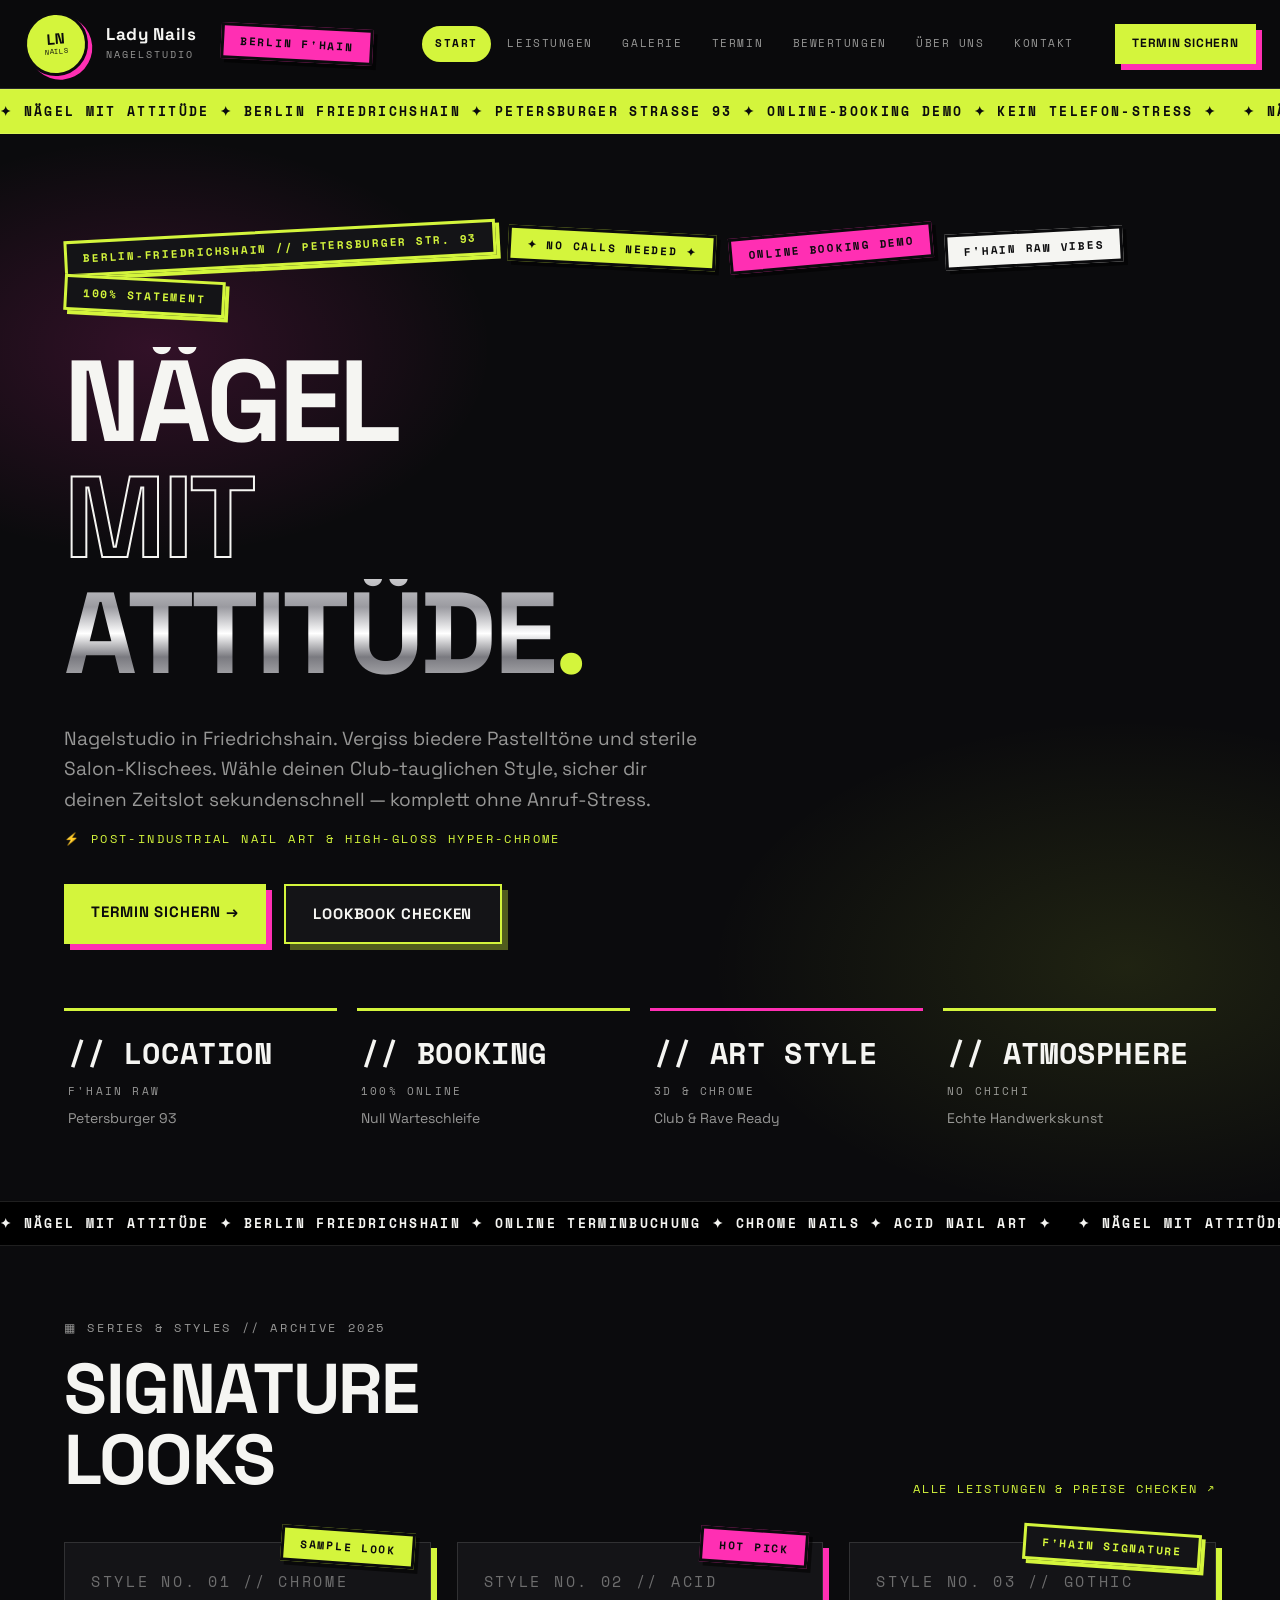
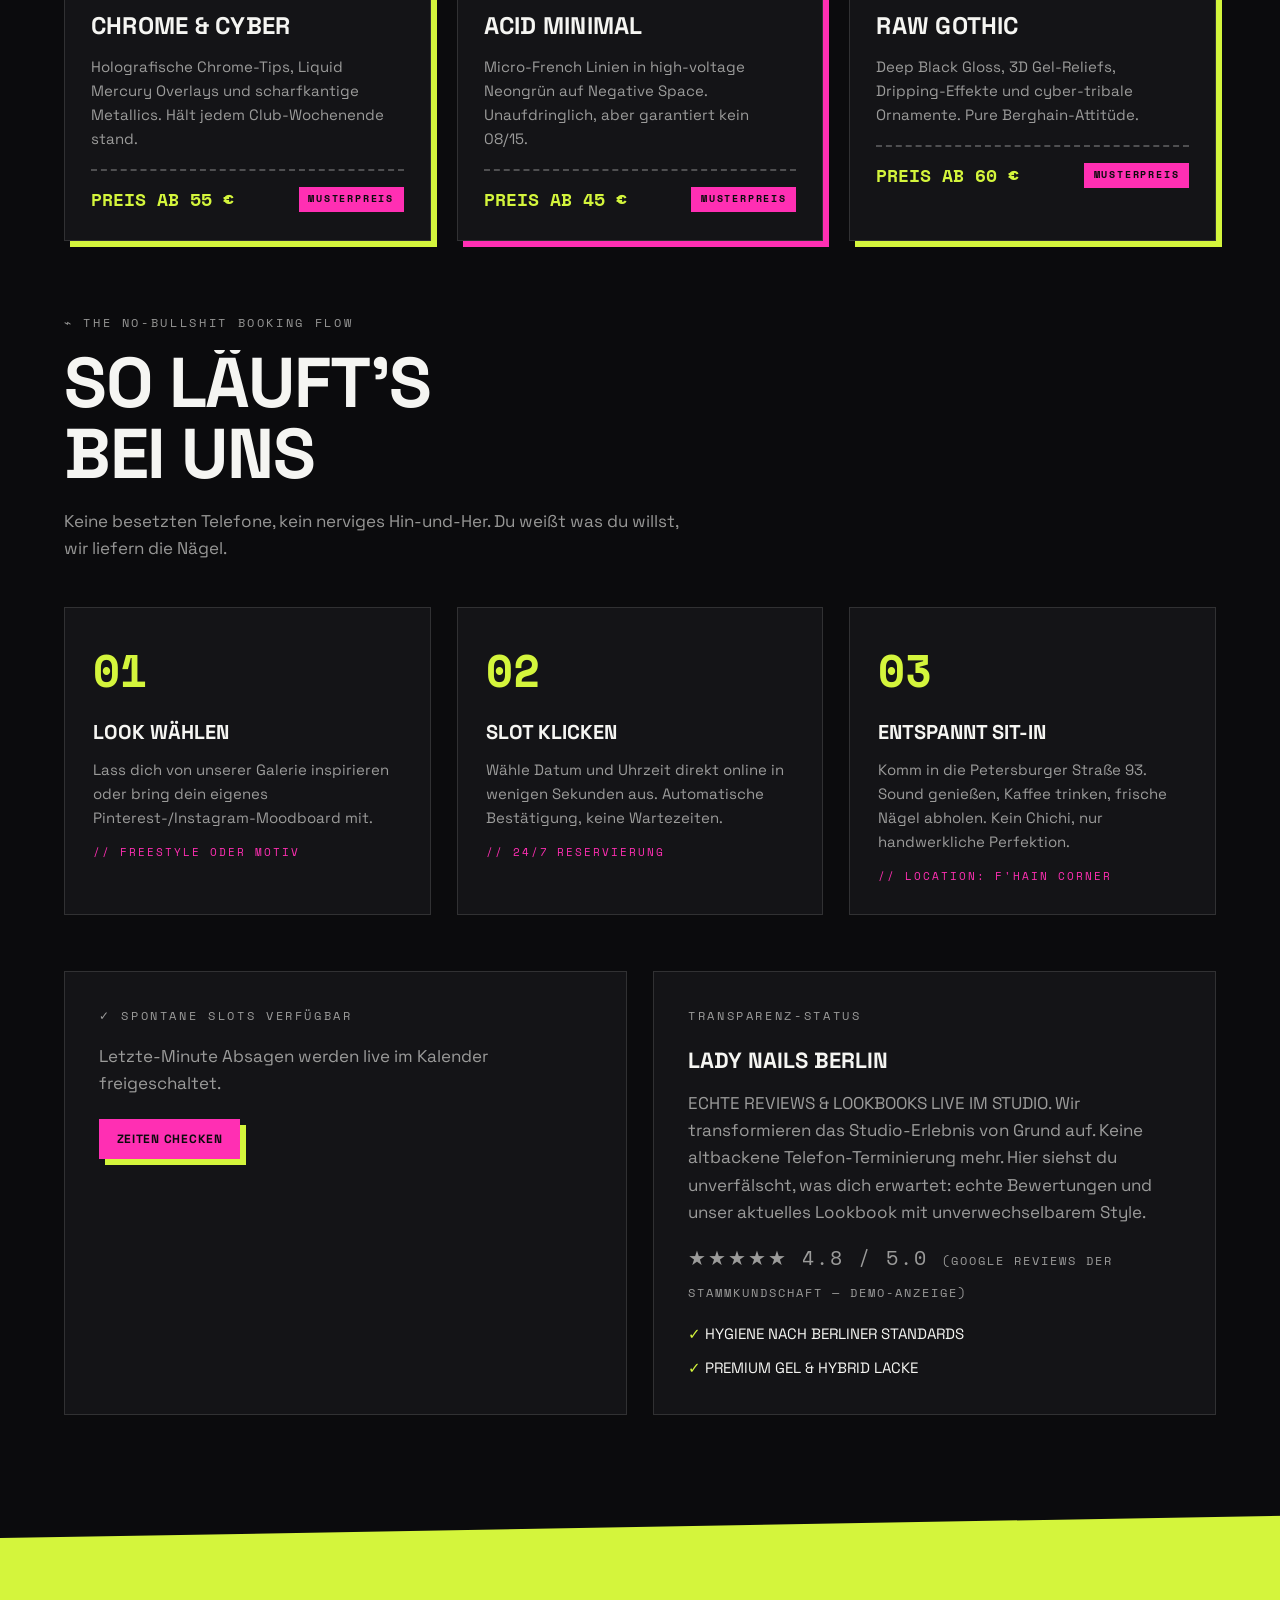
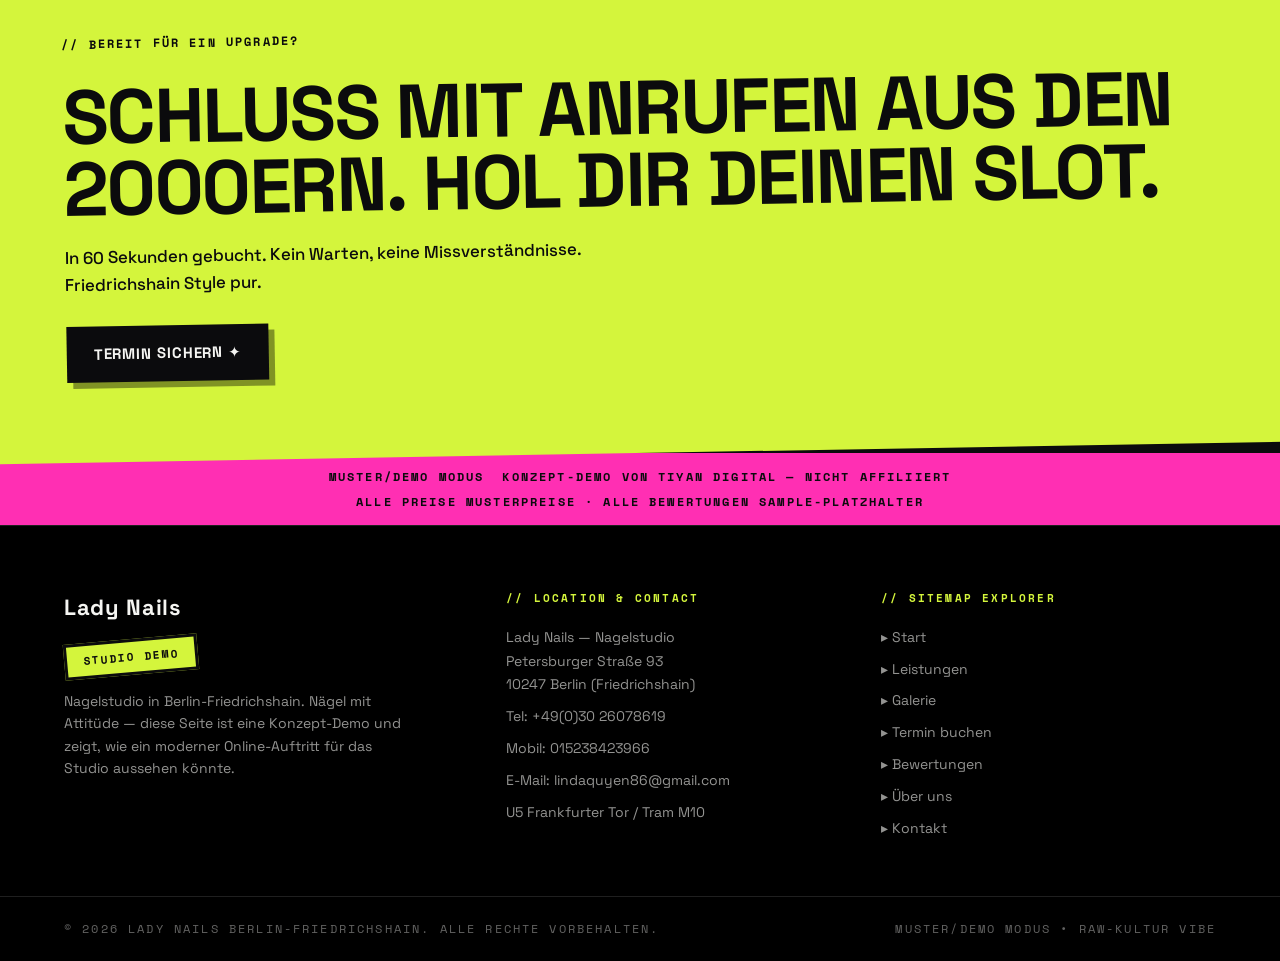
<file: index.html>
<!DOCTYPE html>
<html lang="de">
<head>
<meta charset="UTF-8">
<meta name="viewport" content="width=device-width, initial-scale=1.0">
<title>Lady Nails Berlin-Friedrichshain — Nägel mit Attitüde (Konzept-Demo)</title>
<meta name="description" content="Lady Nails Nagelstudio, Petersburger Straße 93, Berlin-Friedrichshain: Chrome, Acid &amp; Nail Art mit Attitüde. Konzept-Demo: Look wählen, Slot buchen, zurücklehnen — ohne Anruf.">
<link rel="preconnect" href="https://fonts.googleapis.com">
<link rel="preconnect" href="https://fonts.gstatic.com" crossorigin>
<link href="https://fonts.googleapis.com/css2?family=Space+Grotesk:wght@400;500;700;800&family=Space+Mono:wght@400;700&display=swap" rel="stylesheet">
<link rel="stylesheet" href="assets/style.css">
</head>
<body>
<header class="site-header">
  <div class="header-in">
    <a class="logo-sticker" href="./" aria-label="Lady Nails – Startseite"><b>LN</b><small>NAILS</small></a>
    <a class="brand" href="./"><b><span data-biz>Lady Nails</span></b><small>NAGELSTUDIO</small></a>
    <span class="sticker sticker--magenta fhain-badge rot-r">BERLIN F'HAIN</span>
    <nav class="main-nav" aria-label="Hauptnavigation">
      <a href="./" class="active" aria-current="page">Start</a>
      <a href="leistungen/">Leistungen</a>
      <a href="galerie/">Galerie</a>
      <a href="termin/">Termin</a>
      <a href="bewertungen/">Bewertungen</a>
      <a href="ueber-uns/">Über uns</a>
      <a href="kontakt/">Kontakt</a>
    </nav>
    <a class="btn btn--lime btn--small header-cta" href="termin/">Termin sichern</a>
  </div>
</header>

<main>
<div class="ticker ticker--lime" aria-hidden="true"><div class="ticker-track"><span>✦ Nägel mit Attitüde ✦ Berlin Friedrichshain ✦ Petersburger Strasse 93 ✦ Online-Booking Demo ✦ Kein Telefon-Stress ✦&nbsp;</span><span>✦ Nägel mit Attitüde ✦ Berlin Friedrichshain ✦ Petersburger Strasse 93 ✦ Online-Booking Demo ✦ Kein Telefon-Stress ✦&nbsp;</span></div></div>

<section class="hero">
  <div class="wrap hero-in">
    <div class="hero-badges">
      <span class="sticker sticker--dark">BERLIN-FRIEDRICHSHAIN // PETERSBURGER STR. 93</span>
      <span class="sticker sticker--lime rot-r">✦ NO CALLS NEEDED ✦</span>
      <span class="sticker sticker--magenta rot-l2">ONLINE BOOKING DEMO</span>
      <span class="sticker sticker--white">F'HAIN RAW VIBES</span>
      <span class="sticker sticker--dark rot-r">100% STATEMENT</span>
    </div>
    <h1 class="h-display" aria-label="Nägel mit Attitüde.">
      <span class="rise"><span style="--d:0ms">NÄGEL</span></span>
      <span class="rise"><span style="--d:120ms" class="ghost">MIT</span></span>
      <span class="rise"><span style="--d:240ms"><span class="chrome">ATTITÜDE</span><span class="lime-t">.</span></span></span>
    </h1>
    <p class="hero-sub">Nagelstudio in Friedrichshain. Vergiss biedere Pastelltöne und sterile Salon-Klischees. Wähle deinen Club-tauglichen Style, sicher dir deinen Zeitslot sekundenschnell — komplett ohne Anruf-Stress.</p>
    <p class="hero-meta">⚡ POST-INDUSTRIAL NAIL ART &amp; HIGH-GLOSS HYPER-CHROME</p>
    <div class="hero-ctas">
      <a class="btn btn--lime" href="termin/">Termin sichern →</a>
      <a class="btn btn--dark" href="galerie/">Lookbook checken</a>
    </div>
    <div class="stats">
      <div class="stat"><p class="num">// LOCATION</p><p class="lbl">F'HAIN RAW</p><p class="sub">Petersburger 93</p></div>
      <div class="stat"><p class="num">// BOOKING</p><p class="lbl lime-t">100% ONLINE</p><p class="sub">Null Warteschleife</p></div>
      <div class="stat stat--magenta"><p class="num">// ART STYLE</p><p class="lbl">3D &amp; CHROME</p><p class="sub">Club &amp; Rave Ready</p></div>
      <div class="stat"><p class="num">// ATMOSPHERE</p><p class="lbl">NO CHICHI</p><p class="sub">Echte Handwerkskunst</p></div>
    </div>
  </div>
</section>

<div class="ticker ticker--dark" aria-hidden="true"><div class="ticker-track"><span>✦ Nägel mit Attitüde ✦ Berlin Friedrichshain ✦ Online Terminbuchung ✦ Chrome Nails ✦ Acid Nail Art ✦&nbsp;</span><span>✦ Nägel mit Attitüde ✦ Berlin Friedrichshain ✦ Online Terminbuchung ✦ Chrome Nails ✦ Acid Nail Art ✦&nbsp;</span></div></div>

<section>
  <div class="wrap">
    <div class="sec-head">
      <div>
        <p class="kicker">▦ SERIES &amp; STYLES // ARCHIVE 2025</p>
        <h2 class="h2"><span class="rise"><span style="--d:0ms">SIGNATURE</span></span><span class="rise"><span style="--d:120ms">LOOKS</span></span></h2>
      </div>
      <a class="sec-link" href="leistungen/">ALLE LEISTUNGEN &amp; PREISE CHECKEN ↗</a>
    </div>
    <div class="look-grid">
      <article class="look-card">
        <span class="sticker sticker--lime corner">SAMPLE LOOK</span>
        <p class="mono" style="color:var(--ink40)">STYLE NO. 01 // CHROME</p>
        <h3>CHROME &amp; CYBER</h3>
        <p>Holografische Chrome-Tips, Liquid Mercury Overlays und scharfkantige Metallics. Hält jedem Club-Wochenende stand.</p>
        <div class="price-row"><span class="price">PREIS AB 55 €</span><span class="muster">MUSTERPREIS</span></div>
      </article>
      <article class="look-card">
        <span class="sticker sticker--magenta corner">HOT PICK</span>
        <p class="mono" style="color:var(--ink40)">STYLE NO. 02 // ACID</p>
        <h3>ACID MINIMAL</h3>
        <p>Micro-French Linien in high-voltage Neongrün auf Negative Space. Unaufdringlich, aber garantiert kein 08/15.</p>
        <div class="price-row"><span class="price">PREIS AB 45 €</span><span class="muster">MUSTERPREIS</span></div>
      </article>
      <article class="look-card">
        <span class="sticker sticker--dark corner">F'HAIN SIGNATURE</span>
        <p class="mono" style="color:var(--ink40)">STYLE NO. 03 // GOTHIC</p>
        <h3>RAW GOTHIC</h3>
        <p>Deep Black Gloss, 3D Gel-Reliefs, Dripping-Effekte und cyber-tribale Ornamente. Pure Berghain-Attitüde.</p>
        <div class="price-row"><span class="price">PREIS AB 60 €</span><span class="muster">MUSTERPREIS</span></div>
      </article>
    </div>
  </div>
</section>

<section style="padding-top:0">
  <div class="wrap">
    <p class="kicker">⌁ THE NO-BULLSHIT BOOKING FLOW</p>
    <h2 class="h2" style="margin-bottom:16px"><span class="rise"><span style="--d:0ms">SO LÄUFT'S</span></span><span class="rise"><span style="--d:120ms">BEI UNS</span></span></h2>
    <p style="color:var(--ink60);max-width:640px;margin-bottom:44px">Keine besetzten Telefone, kein nerviges Hin-und-Her. Du weißt was du willst, wir liefern die Nägel.</p>
    <div class="flow">
      <div class="step"><p class="n">01</p><h3>LOOK WÄHLEN</h3><p>Lass dich von unserer Galerie inspirieren oder bring dein eigenes Pinterest-/Instagram-Moodboard mit.</p><p class="tag">// FREESTYLE ODER MOTIV</p></div>
      <div class="step"><p class="n">02</p><h3>SLOT KLICKEN</h3><p>Wähle Datum und Uhrzeit direkt online in wenigen Sekunden aus. Automatische Bestätigung, keine Wartezeiten.</p><p class="tag">// 24/7 RESERVIERUNG</p></div>
      <div class="step"><p class="n">03</p><h3>ENTSPANNT SIT-IN</h3><p>Komm in die Petersburger Straße 93. Sound genießen, Kaffee trinken, frische Nägel abholen. Kein Chichi, nur handwerkliche Perfektion.</p><p class="tag">// LOCATION: F'HAIN CORNER</p></div>
    </div>
    <div class="panels">
      <div class="panel">
        <p class="kicker kicker--lime">✓ SPONTANE SLOTS VERFÜGBAR</p>
        <p>Letzte-Minute Absagen werden live im Kalender freigeschaltet.</p>
        <a class="btn btn--magenta btn--small" href="termin/">Zeiten checken</a>
      </div>
      <div class="panel">
        <p class="kicker">TRANSPARENZ-STATUS</p>
        <h3><span data-biz>Lady Nails</span> Berlin</h3>
        <p style="margin-top:10px">ECHTE REVIEWS &amp; LOOKBOOKS LIVE IM STUDIO. Wir transformieren das Studio-Erlebnis von Grund auf. Keine altbackene Telefon-Terminierung mehr. Hier siehst du unverfälscht, was dich erwartet: echte Bewertungen und unser aktuelles Lookbook mit unverwechselbarem Style.</p>
        <p class="rating">★★★★★ 4.8 / 5.0 <span style="font-size:12px;color:var(--ink60)">(GOOGLE REVIEWS DER STAMMKUNDSCHAFT — DEMO-ANZEIGE)</span></p>
        <ul class="check-list">
          <li>HYGIENE NACH BERLINER STANDARDS</li>
          <li>PREMIUM GEL &amp; HYBRID LACKE</li>
        </ul>
      </div>
    </div>
  </div>
</section>

<div class="band-lime">
  <div class="wrap">
    <p class="mono" style="font-weight:700">// BEREIT FÜR EIN UPGRADE?</p>
    <h2>SCHLUSS MIT ANRUFEN AUS DEN 2000ERN. HOL DIR DEINEN SLOT.</h2>
    <p>In 60 Sekunden gebucht. Kein Warten, keine Missverständnisse. Friedrichshain Style pur.</p>
    <a class="btn btn--black" href="termin/">TERMIN SICHERN ✦</a>
  </div>
</div>
</main>

<div class="demo-bar" role="note"><div class="wrap">
  <span class="mono">MUSTER/DEMO MODUS</span>
  <span class="mono">Konzept-Demo von Tiyan Digital — nicht affiliiert</span>
  <span class="mono">Alle Preise Musterpreise · Alle Bewertungen Sample-Platzhalter</span>
</div></div>
<footer class="site-footer">
  <div class="wrap"><div class="footer-grid">
    <div class="footer-brand">
      <b><span data-biz>Lady Nails</span></b><br>
      <span class="sticker sticker--lime rot-l2">STUDIO DEMO</span>
      <p>Nagelstudio in Berlin-Friedrichshain. Nägel mit Attitüde — diese Seite ist eine Konzept-Demo und zeigt, wie ein moderner Online-Auftritt für das Studio aussehen könnte.</p>
    </div>
    <div class="footer-col">
      <h5>// Location &amp; Contact</h5>
      <p><span data-biz>Lady Nails</span> — Nagelstudio<br>Petersburger Straße 93<br>10247 Berlin (Friedrichshain)</p>
      <a href="tel:+493026078619">Tel: +49(0)30 26078619</a>
      <a href="tel:+4915238423966">Mobil: 015238423966</a>
      <a href="mailto:lindaquyen86@gmail.com">E-Mail: lindaquyen86@gmail.com</a>
      <p>U5 Frankfurter Tor / Tram M10</p>
    </div>
    <div class="footer-col">
      <h5>// Sitemap Explorer</h5>
      <ul>
        <li><a href="./">▸ Start</a></li>
        <li><a href="leistungen/">▸ Leistungen</a></li>
        <li><a href="galerie/">▸ Galerie</a></li>
        <li><a href="termin/">▸ Termin buchen</a></li>
        <li><a href="bewertungen/">▸ Bewertungen</a></li>
        <li><a href="ueber-uns/">▸ Über uns</a></li>
        <li><a href="kontakt/">▸ Kontakt</a></li>
      </ul>
    </div>
  </div></div>
  <div class="footer-bottom"><div class="wrap">
    <span class="mono">© 2026 <span data-biz>Lady Nails</span> Berlin-Friedrichshain. Alle Rechte vorbehalten.</span>
    <span class="mono">MUSTER/DEMO MODUS • RAW-KULTUR VIBE</span>
  </div></div>
</footer>
<script src="assets/app.js"></script>
</body>
</html>
</file>
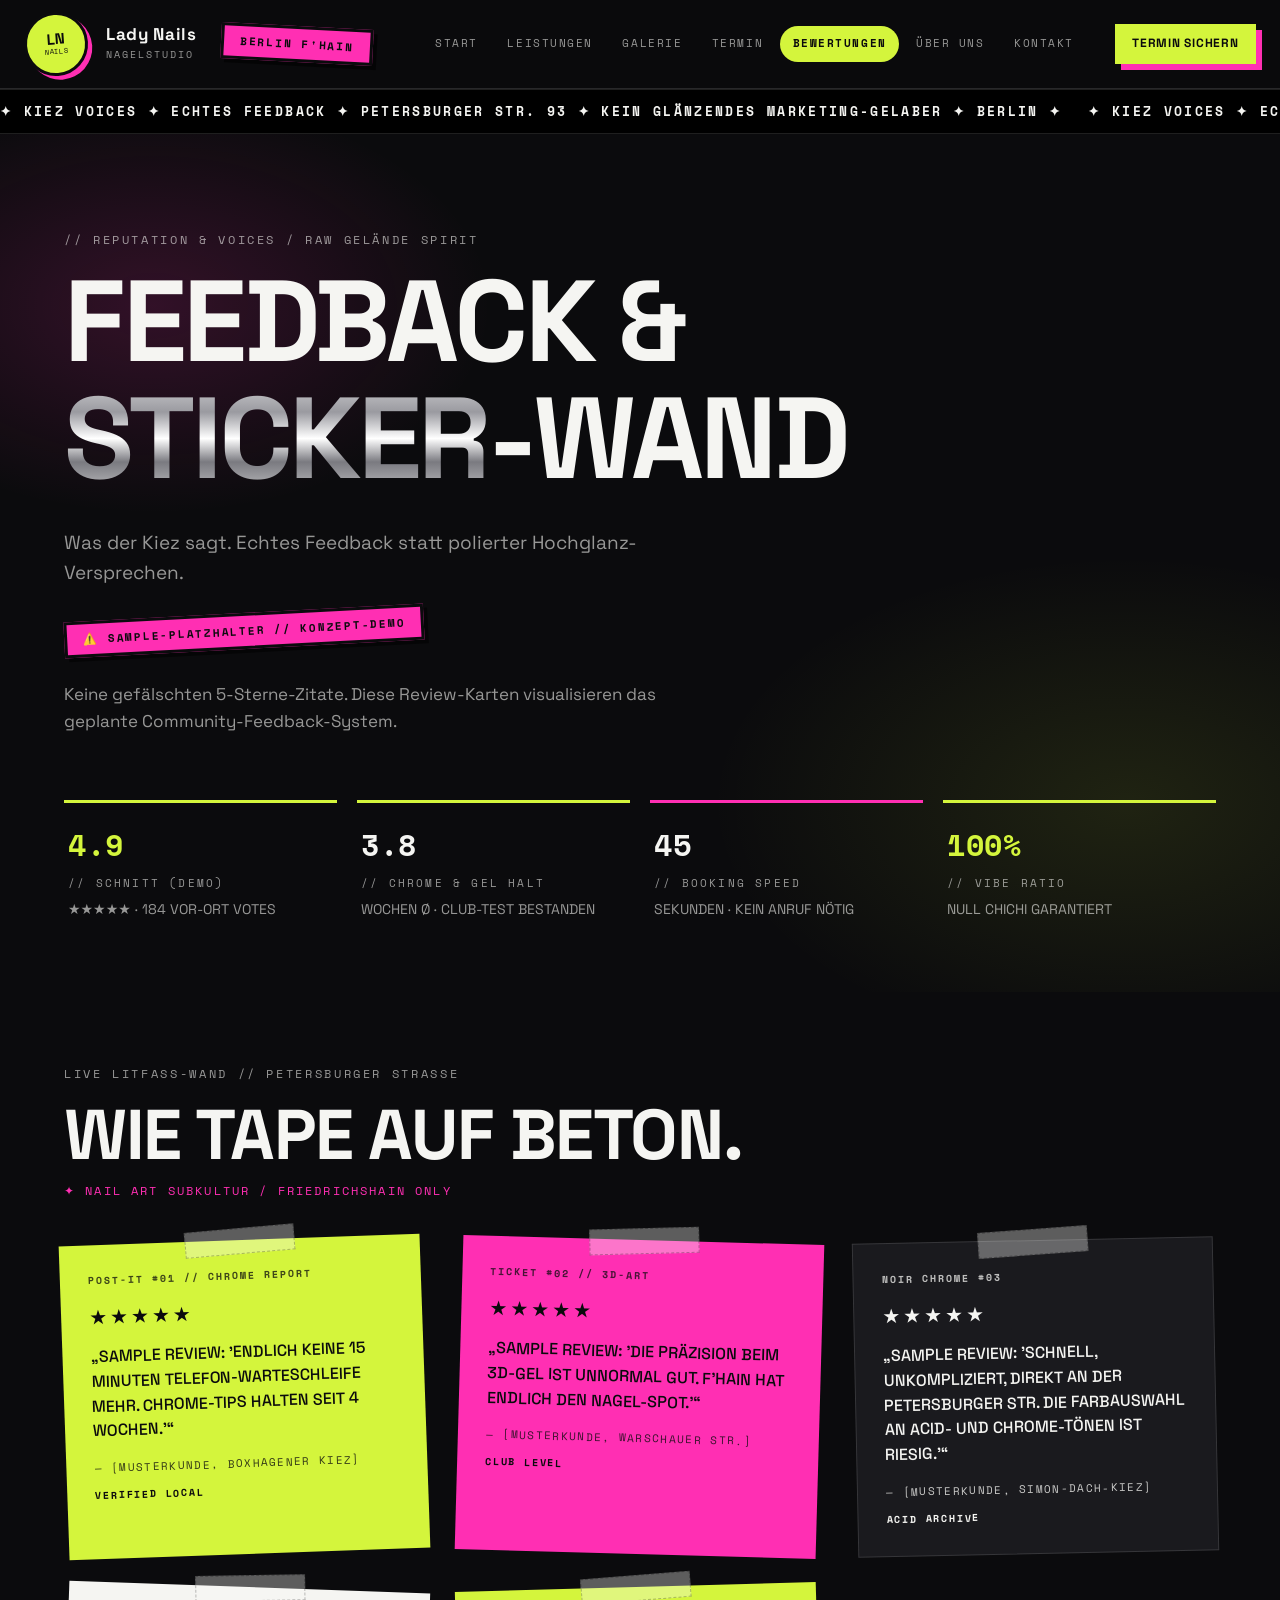
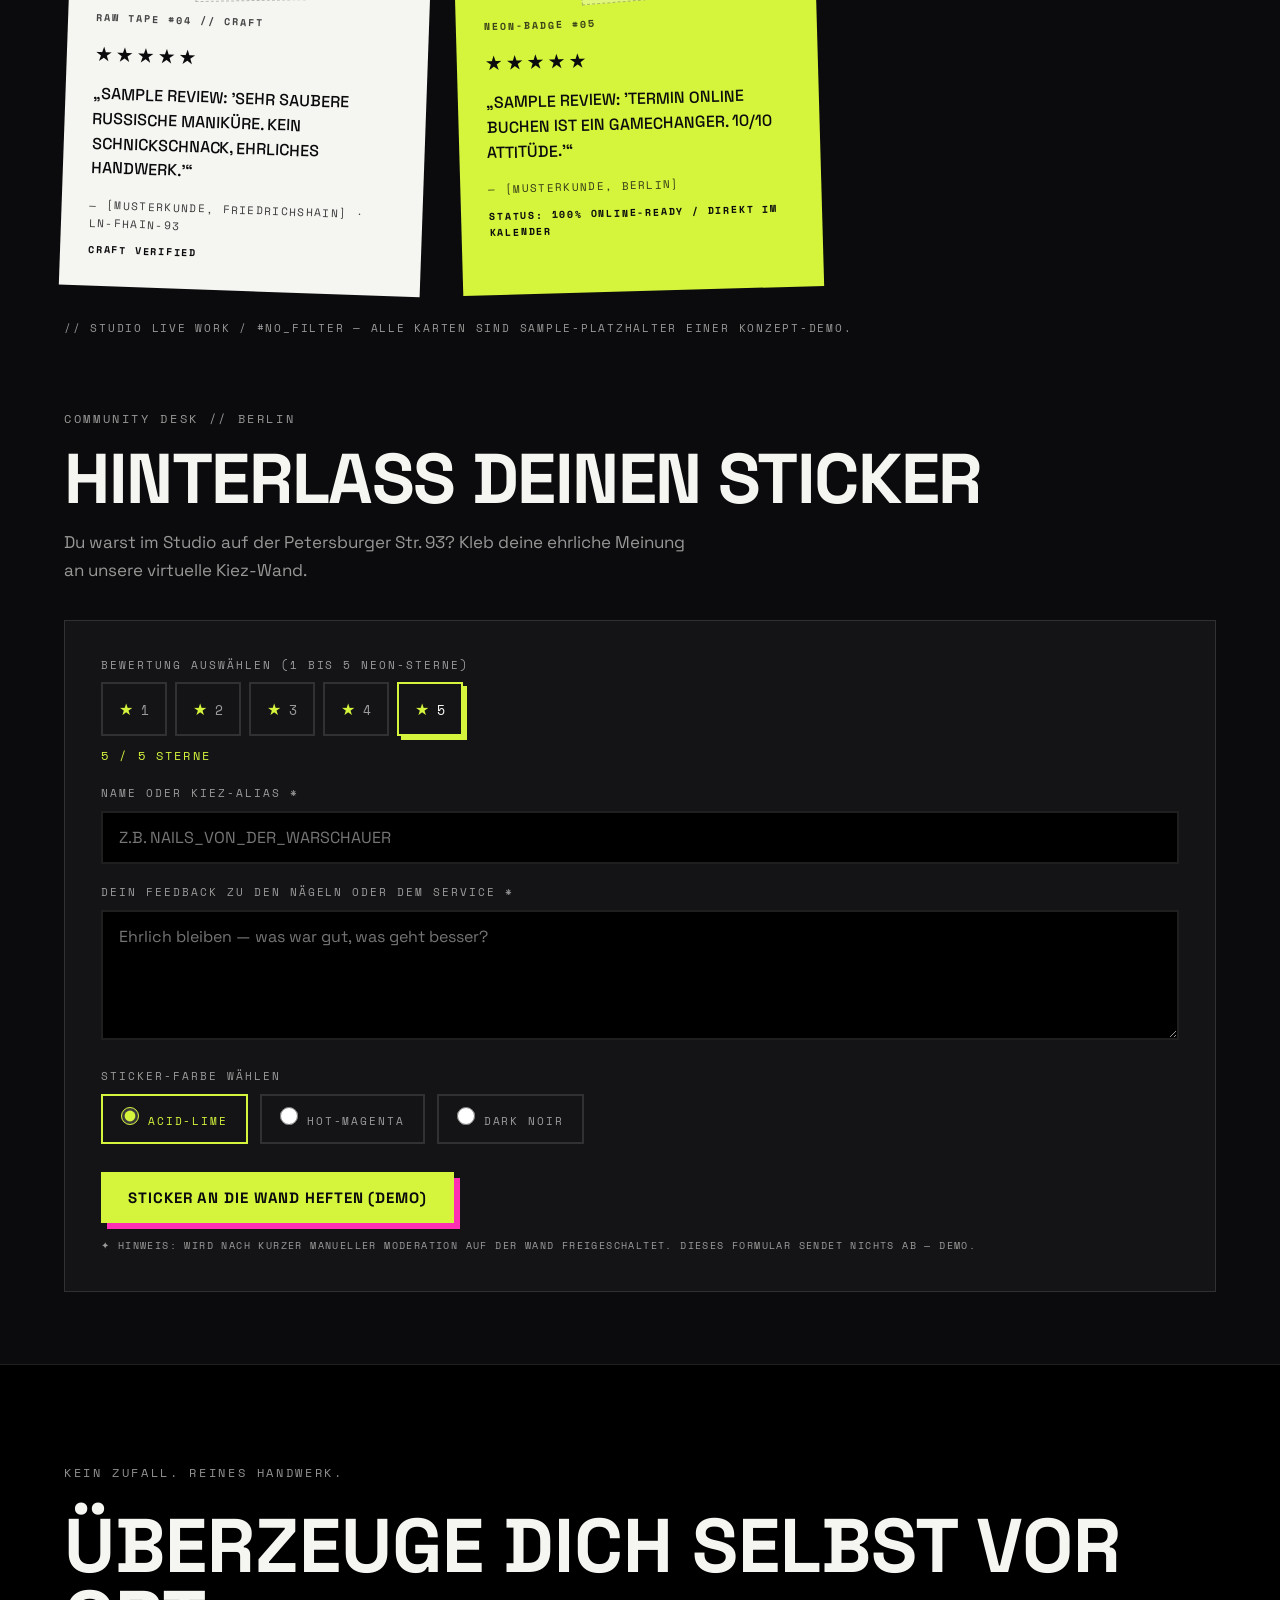
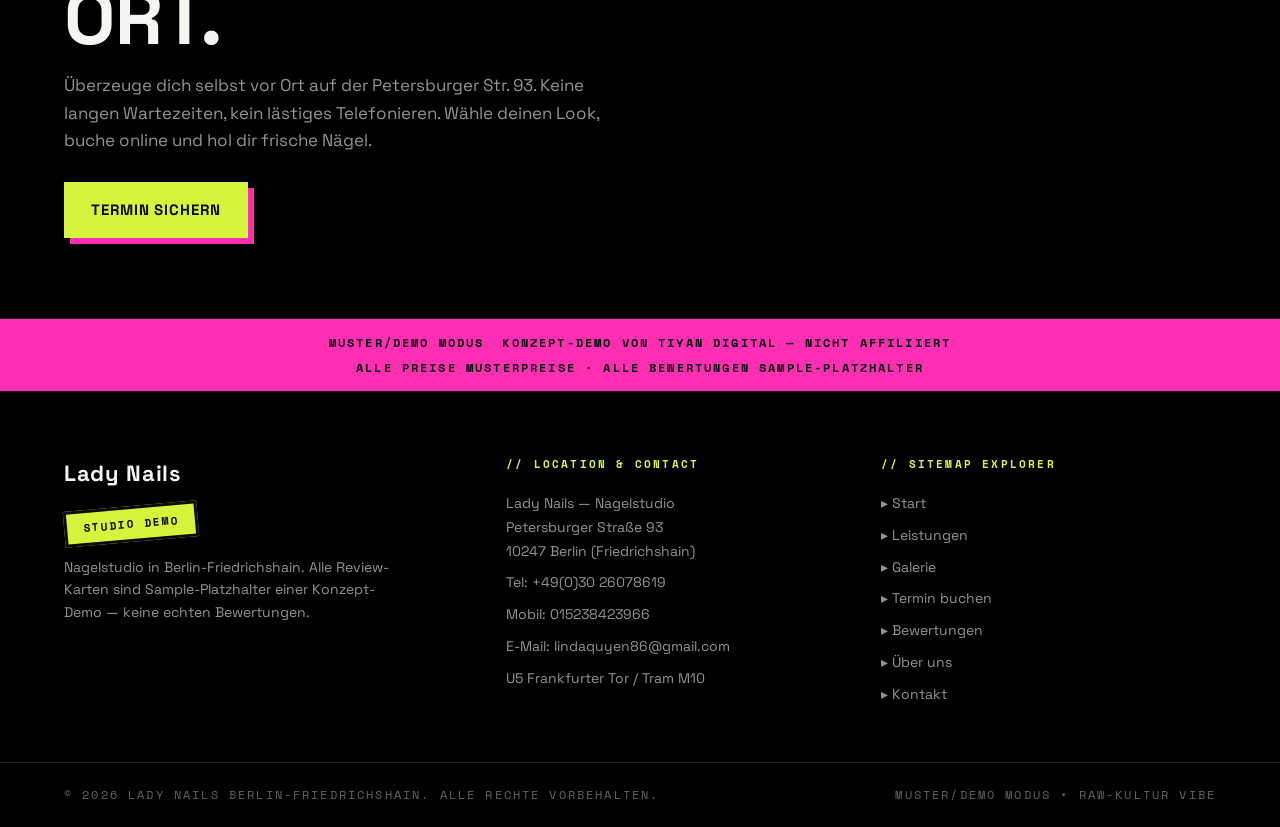
<file: bewertungen/index.html>
<!DOCTYPE html>
<html lang="de">
<head>
<meta charset="UTF-8">
<meta name="viewport" content="width=device-width, initial-scale=1.0">
<title>Feedback &amp; Sticker-Wand — Lady Nails Berlin (Konzept-Demo)</title>
<meta name="description" content="Die Sticker-Wand von Lady Nails Berlin-Friedrichshain: Community-Feedback als Sample-Platzhalter (Konzept-Demo). Echte Bewertungen folgen.">
<link rel="preconnect" href="https://fonts.googleapis.com">
<link rel="preconnect" href="https://fonts.gstatic.com" crossorigin>
<link href="https://fonts.googleapis.com/css2?family=Space+Grotesk:wght@400;500;700;800&family=Space+Mono:wght@400;700&display=swap" rel="stylesheet">
<link rel="stylesheet" href="../assets/style.css">
</head>
<body>
<header class="site-header">
  <div class="header-in">
    <a class="logo-sticker" href="../" aria-label="Lady Nails – Startseite"><b>LN</b><small>NAILS</small></a>
    <a class="brand" href="../"><b><span data-biz>Lady Nails</span></b><small>NAGELSTUDIO</small></a>
    <span class="sticker sticker--magenta fhain-badge rot-r">BERLIN F'HAIN</span>
    <nav class="main-nav" aria-label="Hauptnavigation">
      <a href="../">Start</a>
      <a href="../leistungen/">Leistungen</a>
      <a href="../galerie/">Galerie</a>
      <a href="../termin/">Termin</a>
      <a href="./" class="active" aria-current="page">Bewertungen</a>
      <a href="../ueber-uns/">Über uns</a>
      <a href="../kontakt/">Kontakt</a>
    </nav>
    <a class="btn btn--lime btn--small header-cta" href="../termin/">Termin sichern</a>
  </div>
</header>

<main>
<div class="ticker ticker--dark" aria-hidden="true"><div class="ticker-track"><span>✦ Kiez Voices ✦ Echtes Feedback ✦ Petersburger Str. 93 ✦ Kein glänzendes Marketing-Gelaber ✦ Berlin ✦&nbsp;</span><span>✦ Kiez Voices ✦ Echtes Feedback ✦ Petersburger Str. 93 ✦ Kein glänzendes Marketing-Gelaber ✦ Berlin ✦&nbsp;</span></div></div>

<section class="hero">
  <div class="wrap hero-in">
    <p class="kicker">// REPUTATION &amp; VOICES / RAW GELÄNDE SPIRIT</p>
    <h1 class="h-display"><span class="rise"><span style="--d:0ms">FEEDBACK &amp;</span></span><span class="rise"><span style="--d:120ms"><span class="chrome">STICKER</span>-WAND</span></span></h1>
    <p class="hero-sub">Was der Kiez sagt. Echtes Feedback statt polierter Hochglanz-Versprechen.</p>
    <div class="hero-badges" style="margin-top:24px">
      <span class="sticker sticker--magenta">⚠️ SAMPLE-PLATZHALTER // KONZEPT-DEMO</span>
    </div>
    <p style="color:var(--ink60);max-width:640px">Keine gefälschten 5-Sterne-Zitate. Diese Review-Karten visualisieren das geplante Community-Feedback-System.</p>
    <div class="stats">
      <div class="stat"><p class="num lime-t">4.9</p><p class="lbl">// SCHNITT (DEMO)</p><p class="sub">★★★★★ · 184 VOR-ORT VOTES</p></div>
      <div class="stat"><p class="num">3.8</p><p class="lbl">// CHROME &amp; GEL HALT</p><p class="sub">WOCHEN Ø · CLUB-TEST BESTANDEN</p></div>
      <div class="stat stat--magenta"><p class="num">45</p><p class="lbl">// BOOKING SPEED</p><p class="sub">SEKUNDEN · KEIN ANRUF NÖTIG</p></div>
      <div class="stat"><p class="num lime-t">100%</p><p class="lbl">// VIBE RATIO</p><p class="sub">NULL CHICHI GARANTIERT</p></div>
    </div>
  </div>
</section>

<section>
  <div class="wrap">
    <p class="kicker">LIVE LITFASS-WAND // PETERSBURGER STRASSE</p>
    <h2 class="h2">WIE TAPE AUF BETON.</h2>
    <p class="mono" style="color:var(--magenta);margin-top:12px">✦ NAIL ART SUBKULTUR / FRIEDRICHSHAIN ONLY</p>

    <div class="wall" id="review-wall">
      <article class="review">
        <span class="tape" aria-hidden="true"></span>
        <p class="tag">POST-IT #01 // CHROME REPORT</p>
        <p class="stars" aria-label="5 von 5 Sternen">★★★★★</p>
        <blockquote>&bdquo;SAMPLE REVIEW: 'ENDLICH KEINE 15 MINUTEN TELEFON-WARTESCHLEIFE MEHR. CHROME-TIPS HALTEN SEIT 4 WOCHEN.'&ldquo;</blockquote>
        <p class="who">— [MUSTERKUNDE, BOXHAGENER KIEZ]</p>
        <p class="badge-line">VERIFIED LOCAL</p>
      </article>
      <article class="review">
        <span class="tape" aria-hidden="true"></span>
        <p class="tag">TICKET #02 // 3D-ART</p>
        <p class="stars" aria-label="5 von 5 Sternen">★★★★★</p>
        <blockquote>&bdquo;SAMPLE REVIEW: 'DIE PRÄZISION BEIM 3D-GEL IST UNNORMAL GUT. F'HAIN HAT ENDLICH DEN NAGEL-SPOT.'&ldquo;</blockquote>
        <p class="who">— [MUSTERKUNDE, WARSCHAUER STR.]</p>
        <p class="badge-line">CLUB LEVEL</p>
      </article>
      <article class="review">
        <span class="tape" aria-hidden="true"></span>
        <p class="tag">NOIR CHROME #03</p>
        <p class="stars" aria-label="5 von 5 Sternen">★★★★★</p>
        <blockquote>&bdquo;SAMPLE REVIEW: 'SCHNELL, UNKOMPLIZIERT, DIREKT AN DER PETERSBURGER STR. DIE FARBAUSWAHL AN ACID- UND CHROME-TÖNEN IST RIESIG.'&ldquo;</blockquote>
        <p class="who">— [MUSTERKUNDE, SIMON-DACH-KIEZ]</p>
        <p class="badge-line">ACID ARCHIVE</p>
      </article>
      <article class="review">
        <span class="tape" aria-hidden="true"></span>
        <p class="tag">RAW TAPE #04 // CRAFT</p>
        <p class="stars" aria-label="5 von 5 Sternen">★★★★★</p>
        <blockquote>&bdquo;SAMPLE REVIEW: 'SEHR SAUBERE RUSSISCHE MANIKÜRE. KEIN SCHNICKSCHNACK, EHRLICHES HANDWERK.'&ldquo;</blockquote>
        <p class="who">— [MUSTERKUNDE, FRIEDRICHSHAIN] · LN-FHAIN-93</p>
        <p class="badge-line">CRAFT VERIFIED</p>
      </article>
      <article class="review">
        <span class="tape" aria-hidden="true"></span>
        <p class="tag">NEON-BADGE #05</p>
        <p class="stars" aria-label="5 von 5 Sternen">★★★★★</p>
        <blockquote>&bdquo;SAMPLE REVIEW: 'TERMIN ONLINE BUCHEN IST EIN GAMECHANGER. 10/10 ATTITÜDE.'&ldquo;</blockquote>
        <p class="who">— [MUSTERKUNDE, BERLIN]</p>
        <p class="badge-line">STATUS: 100% ONLINE-READY / DIREKT IM KALENDER</p>
      </article>
    </div>
    <p class="wall-note">// STUDIO LIVE WORK / #NO_FILTER — ALLE KARTEN SIND SAMPLE-PLATZHALTER EINER KONZEPT-DEMO.</p>
  </div>
</section>

<section style="padding-top:0">
  <div class="wrap">
    <p class="kicker">COMMUNITY DESK // BERLIN</p>
    <h2 class="h2">HINTERLASS DEINEN STICKER</h2>
    <p style="color:var(--ink60);max-width:640px;margin:16px 0 36px">Du warst im Studio auf der Petersburger Str. 93? Kleb deine ehrliche Meinung an unsere virtuelle Kiez-Wand.</p>
    <form id="review-form" class="form-shell" novalidate>
      <div class="field">
        <label id="star-label">BEWERTUNG AUSWÄHLEN (1 BIS 5 NEON-STERNE)</label>
        <div class="star-row" id="star-row" role="group" aria-labelledby="star-label">
          <button type="button" class="star" data-stars="1" aria-pressed="false"><span class="s">★</span> 1</button>
          <button type="button" class="star" data-stars="2" aria-pressed="false"><span class="s">★</span> 2</button>
          <button type="button" class="star" data-stars="3" aria-pressed="false"><span class="s">★</span> 3</button>
          <button type="button" class="star" data-stars="4" aria-pressed="false"><span class="s">★</span> 4</button>
          <button type="button" class="star" data-stars="5" aria-pressed="true"><span class="s">★</span> 5</button>
        </div>
        <p class="mono" id="star-out" style="color:var(--lime);margin-top:10px">5 / 5 STERNE</p>
      </div>
      <div class="field">
        <label for="rv-name">NAME ODER KIEZ-ALIAS *</label>
        <input id="rv-name" type="text" placeholder="Z.B. NAILS_VON_DER_WARSCHAUER" required autocomplete="nickname">
      </div>
      <div class="field">
        <label for="rv-text">DEIN FEEDBACK ZU DEN NÄGELN ODER DEM SERVICE *</label>
        <textarea id="rv-text" placeholder="Ehrlich bleiben — was war gut, was geht besser?" required></textarea>
      </div>
      <div class="field">
        <label id="color-label">STICKER-FARBE WÄHLEN</label>
        <div class="radio-row" role="radiogroup" aria-labelledby="color-label">
          <label class="radio-pill"><input type="radio" name="rv-color" value="ACID-LIME" checked> ACID-LIME</label>
          <label class="radio-pill"><input type="radio" name="rv-color" value="HOT-MAGENTA"> HOT-MAGENTA</label>
          <label class="radio-pill"><input type="radio" name="rv-color" value="DARK NOIR"> DARK NOIR</label>
        </div>
      </div>
      <button class="btn btn--lime" type="submit">STICKER AN DIE WAND HEFTEN (DEMO)</button>
      <div class="form-result" role="status"></div>
      <p class="demo-note">✦ HINWEIS: WIRD NACH KURZER MANUELLER MODERATION AUF DER WAND FREIGESCHALTET. DIESES FORMULAR SENDET NICHTS AB — DEMO.</p>
    </form>
  </div>
</section>

<div class="band-dark">
  <div class="wrap">
    <p class="kicker kicker--lime">KEIN ZUFALL. REINES HANDWERK.</p>
    <h2>ÜBERZEUGE DICH SELBST VOR ORT.</h2>
    <p>Überzeuge dich selbst vor Ort auf der Petersburger Str. 93. Keine langen Wartezeiten, kein lästiges Telefonieren. Wähle deinen Look, buche online und hol dir frische Nägel.</p>
    <a class="btn btn--lime" href="../termin/">TERMIN SICHERN</a>
  </div>
</div>
</main>

<div class="demo-bar" role="note"><div class="wrap">
  <span class="mono">MUSTER/DEMO MODUS</span>
  <span class="mono">Konzept-Demo von Tiyan Digital — nicht affiliiert</span>
  <span class="mono">Alle Preise Musterpreise · Alle Bewertungen Sample-Platzhalter</span>
</div></div>
<footer class="site-footer">
  <div class="wrap"><div class="footer-grid">
    <div class="footer-brand">
      <b><span data-biz>Lady Nails</span></b><br>
      <span class="sticker sticker--lime rot-l2">STUDIO DEMO</span>
      <p>Nagelstudio in Berlin-Friedrichshain. Alle Review-Karten sind Sample-Platzhalter einer Konzept-Demo — keine echten Bewertungen.</p>
    </div>
    <div class="footer-col">
      <h5>// Location &amp; Contact</h5>
      <p><span data-biz>Lady Nails</span> — Nagelstudio<br>Petersburger Straße 93<br>10247 Berlin (Friedrichshain)</p>
      <a href="tel:+493026078619">Tel: +49(0)30 26078619</a>
      <a href="tel:+4915238423966">Mobil: 015238423966</a>
      <a href="mailto:lindaquyen86@gmail.com">E-Mail: lindaquyen86@gmail.com</a>
      <p>U5 Frankfurter Tor / Tram M10</p>
    </div>
    <div class="footer-col">
      <h5>// Sitemap Explorer</h5>
      <ul>
        <li><a href="../">▸ Start</a></li>
        <li><a href="../leistungen/">▸ Leistungen</a></li>
        <li><a href="../galerie/">▸ Galerie</a></li>
        <li><a href="../termin/">▸ Termin buchen</a></li>
        <li><a href="./">▸ Bewertungen</a></li>
        <li><a href="../ueber-uns/">▸ Über uns</a></li>
        <li><a href="../kontakt/">▸ Kontakt</a></li>
      </ul>
    </div>
  </div></div>
  <div class="footer-bottom"><div class="wrap">
    <span class="mono">© 2026 <span data-biz>Lady Nails</span> Berlin-Friedrichshain. Alle Rechte vorbehalten.</span>
    <span class="mono">MUSTER/DEMO MODUS • RAW-KULTUR VIBE</span>
  </div></div>
</footer>
<script src="../assets/app.js"></script>
</body>
</html>
</file>
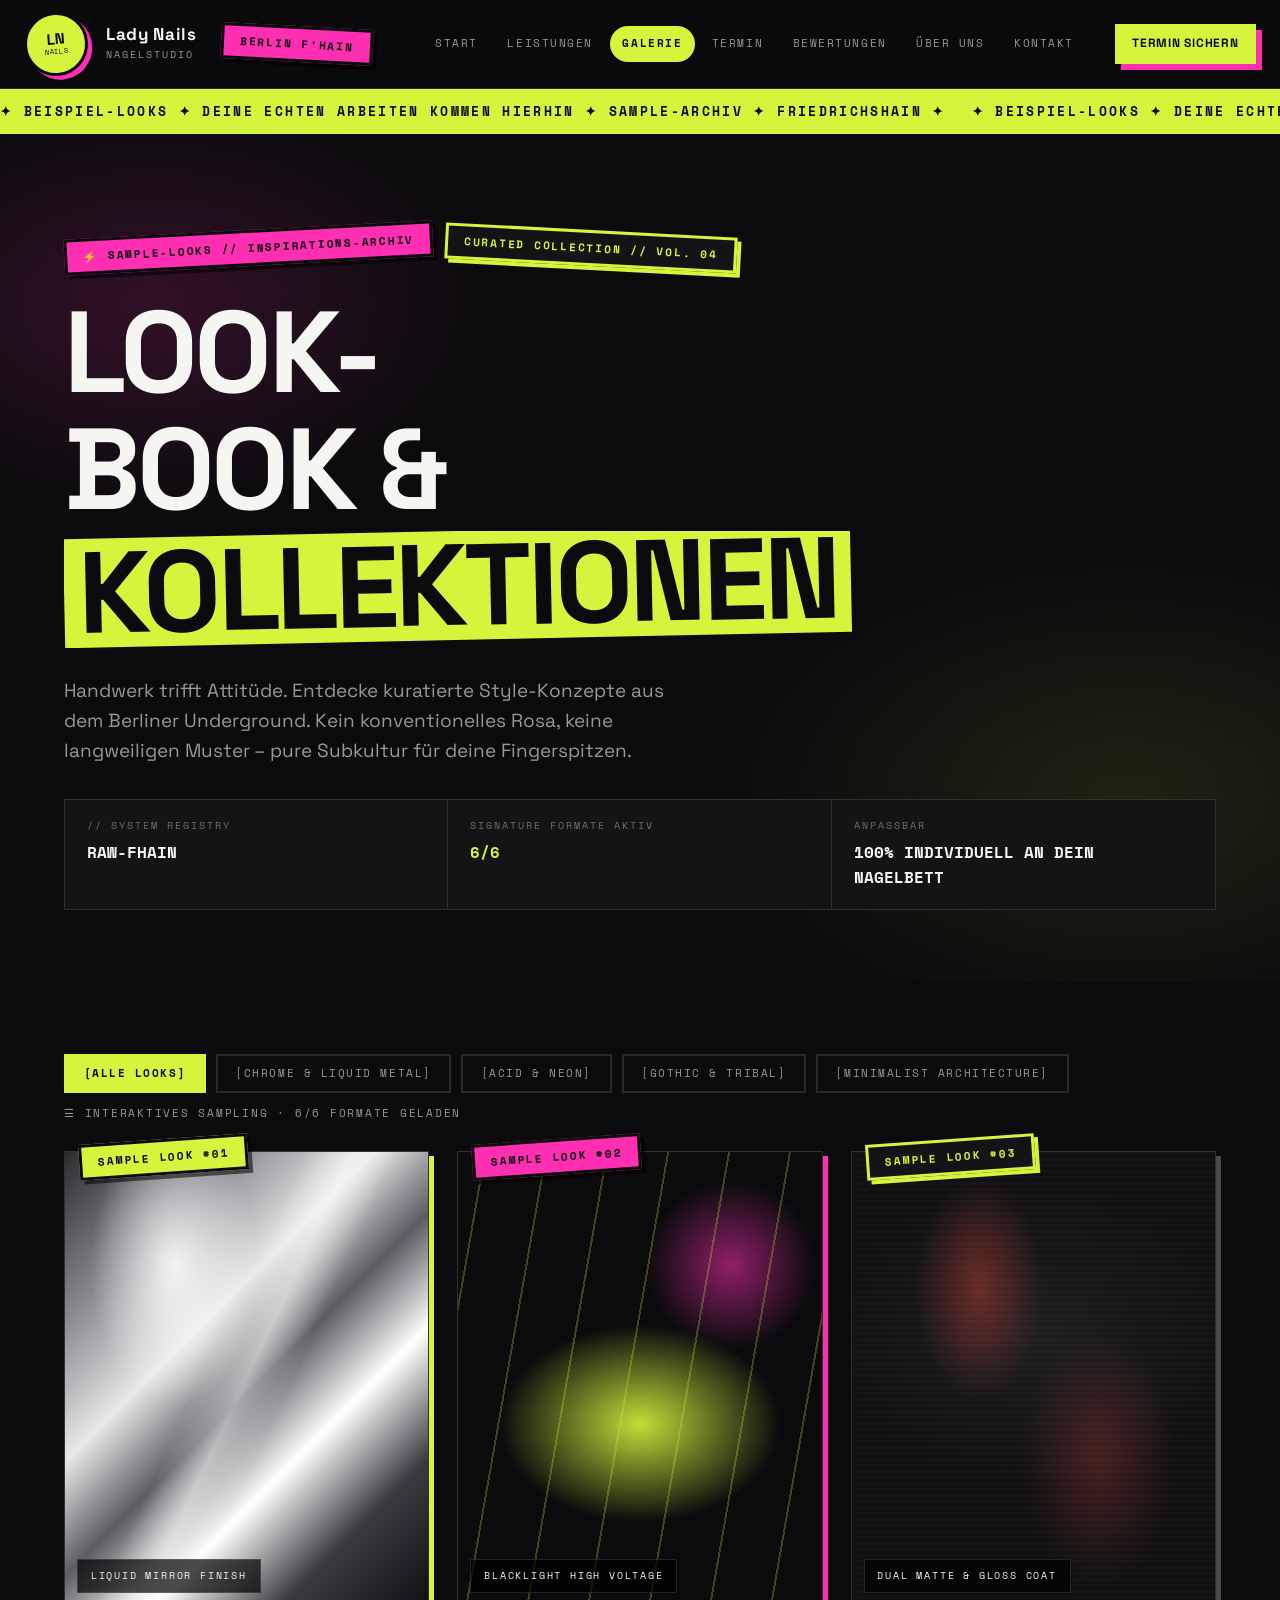
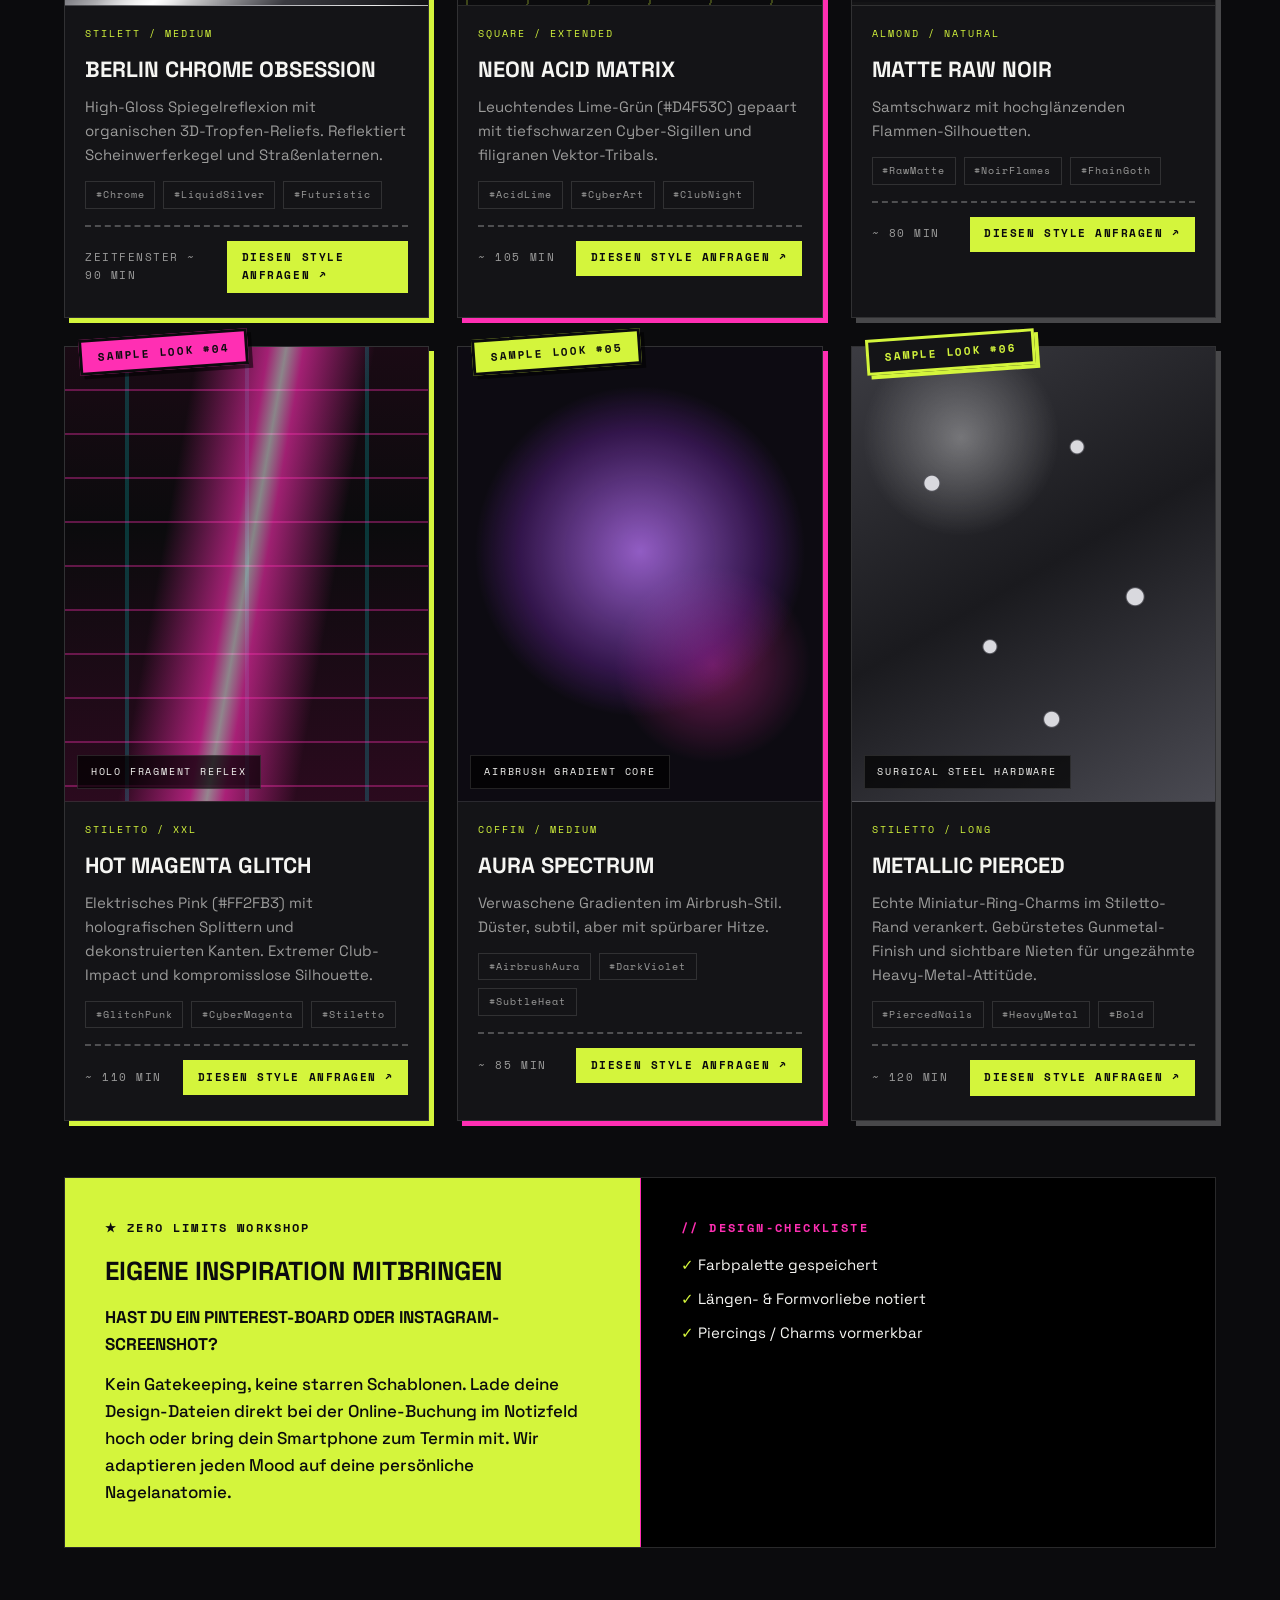
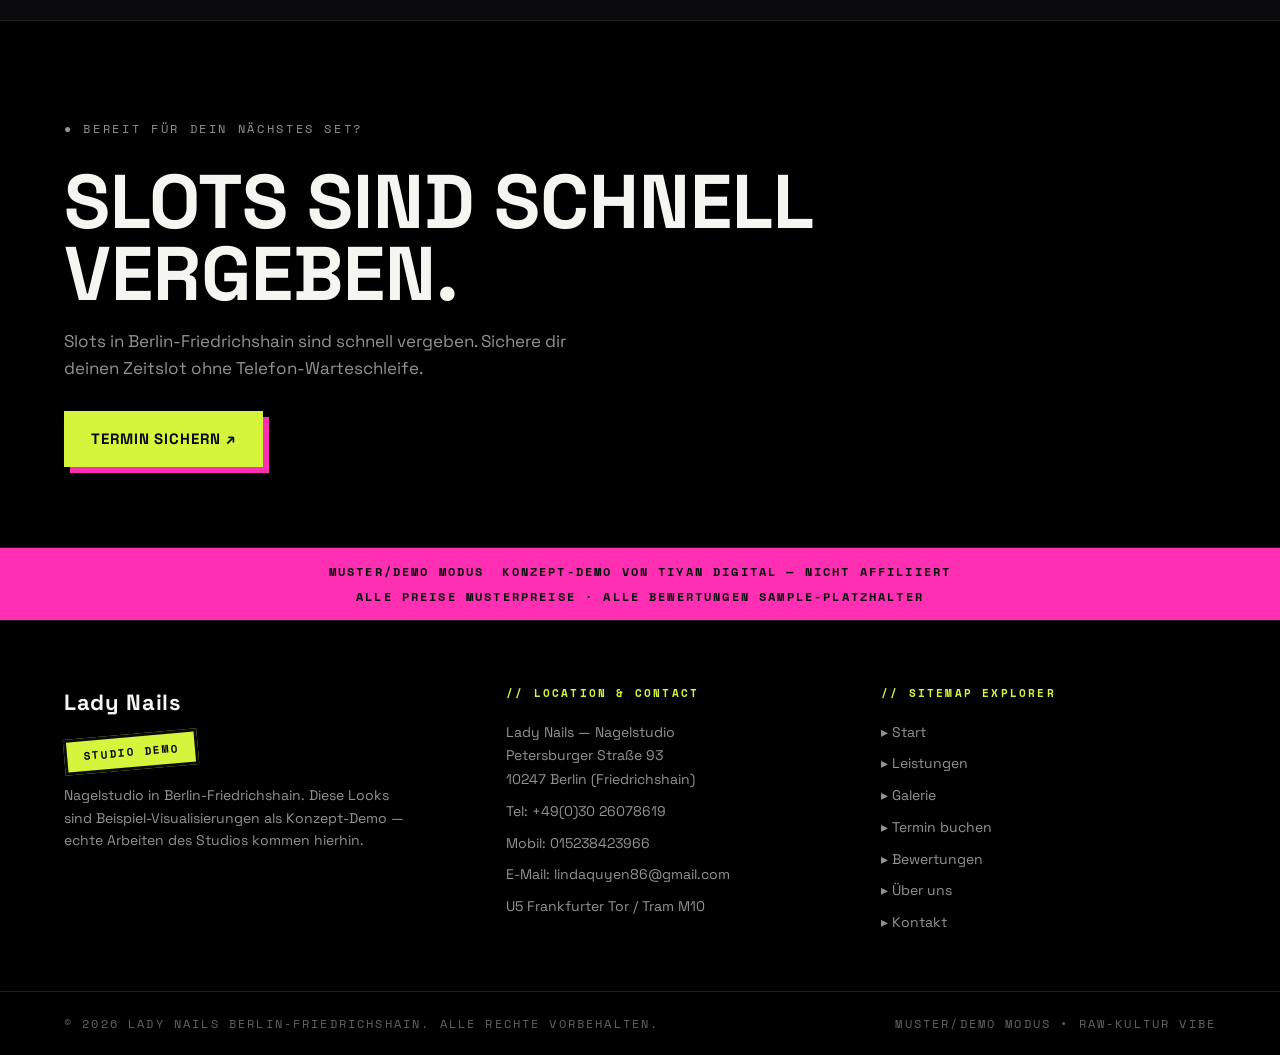
<file: galerie/index.html>
<!DOCTYPE html>
<html lang="de">
<head>
<meta charset="UTF-8">
<meta name="viewport" content="width=device-width, initial-scale=1.0">
<title>Lookbook &amp; Kollektionen — Lady Nails Berlin (Konzept-Demo)</title>
<meta name="description" content="Lookbook von Lady Nails Berlin-Friedrichshain: kuratierte Sample-Looks — Chrome, Acid, Gothic &amp; Minimal. Beispiel-Looks als Konzept-Demo.">
<link rel="preconnect" href="https://fonts.googleapis.com">
<link rel="preconnect" href="https://fonts.gstatic.com" crossorigin>
<link href="https://fonts.googleapis.com/css2?family=Space+Grotesk:wght@400;500;700;800&family=Space+Mono:wght@400;700&display=swap" rel="stylesheet">
<link rel="stylesheet" href="../assets/style.css">
</head>
<body>
<header class="site-header">
  <div class="header-in">
    <a class="logo-sticker" href="../" aria-label="Lady Nails – Startseite"><b>LN</b><small>NAILS</small></a>
    <a class="brand" href="../"><b><span data-biz>Lady Nails</span></b><small>NAGELSTUDIO</small></a>
    <span class="sticker sticker--magenta fhain-badge rot-r">BERLIN F'HAIN</span>
    <nav class="main-nav" aria-label="Hauptnavigation">
      <a href="../">Start</a>
      <a href="../leistungen/">Leistungen</a>
      <a href="./" class="active" aria-current="page">Galerie</a>
      <a href="../termin/">Termin</a>
      <a href="../bewertungen/">Bewertungen</a>
      <a href="../ueber-uns/">Über uns</a>
      <a href="../kontakt/">Kontakt</a>
    </nav>
    <a class="btn btn--lime btn--small header-cta" href="../termin/">Termin sichern</a>
  </div>
</header>

<main>
<div class="ticker ticker--lime" aria-hidden="true"><div class="ticker-track"><span>✦ Beispiel-Looks ✦ Deine echten Arbeiten kommen hierhin ✦ Sample-Archiv ✦ Friedrichshain ✦&nbsp;</span><span>✦ Beispiel-Looks ✦ Deine echten Arbeiten kommen hierhin ✦ Sample-Archiv ✦ Friedrichshain ✦&nbsp;</span></div></div>

<section class="hero">
  <div class="wrap hero-in">
    <div class="hero-badges">
      <span class="sticker sticker--magenta">⚡ SAMPLE-LOOKS // INSPIRATIONS-ARCHIV</span>
      <span class="sticker sticker--dark rot-r">CURATED COLLECTION // VOL. 04</span>
    </div>
    <h1 class="h-display" aria-label="Lookbook und Kollektionen"><span class="rise"><span style="--d:0ms">LOOK-</span></span><span class="rise"><span style="--d:120ms">BOOK &amp;</span></span><span class="rise"><span style="--d:240ms"><span class="on-lime">KOLLEKTIONEN</span></span></span></h1>
    <p class="hero-sub">Handwerk trifft Attitüde. Entdecke kuratierte Style-Konzepte aus dem Berliner Underground. Kein konventionelles Rosa, keine langweiligen Muster – pure Subkultur für deine Fingerspitzen.</p>
    <div class="registry" role="note" aria-label="System Registry">
      <div><p class="k">// SYSTEM REGISTRY</p><p class="v">RAW-FHAIN</p></div>
      <div><p class="k">SIGNATURE FORMATE AKTIV</p><p class="v v--lime">6/6</p></div>
      <div><p class="k">ANPASSBAR</p><p class="v">100% INDIVIDUELL AN DEIN NAGELBETT</p></div>
    </div>
  </div>
</section>

<section>
  <div class="wrap">
    <div class="filters" data-filter-group data-filter-scope="looks" role="group" aria-label="Looks filtern">
      <button class="chip" data-filter="all" aria-pressed="true">[ALLE LOOKS]</button>
      <button class="chip" data-filter="chrome" aria-pressed="false">[CHROME &amp; LIQUID METAL]</button>
      <button class="chip" data-filter="acid" aria-pressed="false">[ACID &amp; NEON]</button>
      <button class="chip" data-filter="gothic" aria-pressed="false">[GOTHIC &amp; TRIBAL]</button>
      <button class="chip" data-filter="minimal" aria-pressed="false">[MINIMALIST ARCHITECTURE]</button>
    </div>
    <p class="filter-count">☰ INTERAKTIVES SAMPLING · <span data-count-for="looks">6/6 FORMATE GELADEN</span></p>

    <div class="lookbook-grid" data-cat-scope="looks">
      <article class="lookbook-card" data-cat="chrome">
        <span class="sticker sticker--lime sample">SAMPLE LOOK #01</span>
        <div class="art art--chrome" role="img" aria-label="Abstrakte Chrome-Visualisierung: Liquid Mirror Finish"><span class="finish">LIQUID MIRROR FINISH</span></div>
        <div class="lookbook-body">
          <p class="spec">STILETT / MEDIUM</p>
          <h3>BERLIN CHROME OBSESSION</h3>
          <p>High-Gloss Spiegelreflexion mit organischen 3D-Tropfen-Reliefs. Reflektiert Scheinwerferkegel und Straßenlaternen.</p>
          <div class="tags"><span>#Chrome</span><span>#LiquidSilver</span><span>#Futuristic</span></div>
          <div class="lookbook-foot"><span class="dur">ZEITFENSTER ~ 90 MIN</span><a href="../termin/">Diesen Style anfragen ↗</a></div>
        </div>
      </article>
      <article class="lookbook-card" data-cat="acid">
        <span class="sticker sticker--magenta sample">SAMPLE LOOK #02</span>
        <div class="art art--neon" role="img" aria-label="Abstrakte Neon-Visualisierung: Blacklight High Voltage"><span class="finish">BLACKLIGHT HIGH VOLTAGE</span></div>
        <div class="lookbook-body">
          <p class="spec">SQUARE / EXTENDED</p>
          <h3>NEON ACID MATRIX</h3>
          <p>Leuchtendes Lime-Grün (#D4F53C) gepaart mit tiefschwarzen Cyber-Sigillen und filigranen Vektor-Tribals.</p>
          <div class="tags"><span>#AcidLime</span><span>#CyberArt</span><span>#ClubNight</span></div>
          <div class="lookbook-foot"><span class="dur">~ 105 MIN</span><a href="../termin/">Diesen Style anfragen ↗</a></div>
        </div>
      </article>
      <article class="lookbook-card" data-cat="minimal gothic">
        <span class="sticker sticker--dark sample">SAMPLE LOOK #03</span>
        <div class="art art--matte" role="img" aria-label="Abstrakte Matte-Visualisierung: Dual Matte und Gloss Coat"><span class="finish">DUAL MATTE &amp; GLOSS COAT</span></div>
        <div class="lookbook-body">
          <p class="spec">ALMOND / NATURAL</p>
          <h3>MATTE RAW NOIR</h3>
          <p>Samtschwarz mit hochglänzenden Flammen-Silhouetten.</p>
          <div class="tags"><span>#RawMatte</span><span>#NoirFlames</span><span>#FhainGoth</span></div>
          <div class="lookbook-foot"><span class="dur">~ 80 MIN</span><a href="../termin/">Diesen Style anfragen ↗</a></div>
        </div>
      </article>
      <article class="lookbook-card" data-cat="acid">
        <span class="sticker sticker--magenta sample">SAMPLE LOOK #04</span>
        <div class="art art--glitch" role="img" aria-label="Abstrakte Glitch-Visualisierung: Holo Fragment Reflex"><span class="finish">HOLO FRAGMENT REFLEX</span></div>
        <div class="lookbook-body">
          <p class="spec">STILETTO / XXL</p>
          <h3>HOT MAGENTA GLITCH</h3>
          <p>Elektrisches Pink (#FF2FB3) mit holografischen Splittern und dekonstruierten Kanten. Extremer Club-Impact und kompromisslose Silhouette.</p>
          <div class="tags"><span>#GlitchPunk</span><span>#CyberMagenta</span><span>#Stiletto</span></div>
          <div class="lookbook-foot"><span class="dur">~ 110 MIN</span><a href="../termin/">Diesen Style anfragen ↗</a></div>
        </div>
      </article>
      <article class="lookbook-card" data-cat="minimal">
        <span class="sticker sticker--lime sample">SAMPLE LOOK #05</span>
        <div class="art art--aura" role="img" aria-label="Abstrakte Aura-Visualisierung: Airbrush Gradient Core"><span class="finish">AIRBRUSH GRADIENT CORE</span></div>
        <div class="lookbook-body">
          <p class="spec">COFFIN / MEDIUM</p>
          <h3>AURA SPECTRUM</h3>
          <p>Verwaschene Gradienten im Airbrush-Stil. Düster, subtil, aber mit spürbarer Hitze.</p>
          <div class="tags"><span>#AirbrushAura</span><span>#DarkViolet</span><span>#SubtleHeat</span></div>
          <div class="lookbook-foot"><span class="dur">~ 85 MIN</span><a href="../termin/">Diesen Style anfragen ↗</a></div>
        </div>
      </article>
      <article class="lookbook-card" data-cat="gothic">
        <span class="sticker sticker--dark sample">SAMPLE LOOK #06</span>
        <div class="art art--metal" role="img" aria-label="Abstrakte Metal-Visualisierung: Surgical Steel Hardware"><span class="finish">SURGICAL STEEL HARDWARE</span></div>
        <div class="lookbook-body">
          <p class="spec">STILETTO / LONG</p>
          <h3>METALLIC PIERCED</h3>
          <p>Echte Miniatur-Ring-Charms im Stiletto-Rand verankert. Gebürstetes Gunmetal-Finish und sichtbare Nieten für ungezähmte Heavy-Metal-Attitüde.</p>
          <div class="tags"><span>#PiercedNails</span><span>#HeavyMetal</span><span>#Bold</span></div>
          <div class="lookbook-foot"><span class="dur">~ 120 MIN</span><a href="../termin/">Diesen Style anfragen ↗</a></div>
        </div>
      </article>
    </div>

    <div class="workshop">
      <div class="lime-side">
        <p class="mono" style="font-weight:700">★ ZERO LIMITS WORKSHOP</p>
        <h3>EIGENE INSPIRATION MITBRINGEN</h3>
        <p style="font-weight:700">HAST DU EIN PINTEREST-BOARD ODER INSTAGRAM-SCREENSHOT?</p>
        <p style="margin-top:12px">Kein Gatekeeping, keine starren Schablonen. Lade deine Design-Dateien direkt bei der Online-Buchung im Notizfeld hoch oder bring dein Smartphone zum Termin mit. Wir adaptieren jeden Mood auf deine persönliche Nagelanatomie.</p>
      </div>
      <div class="dark-side">
        <h4>// DESIGN-CHECKLISTE</h4>
        <ul class="check-list">
          <li>Farbpalette gespeichert</li>
          <li>Längen- &amp; Formvorliebe notiert</li>
          <li>Piercings / Charms vormerkbar</li>
        </ul>
      </div>
    </div>
  </div>
</section>

<div class="band-dark">
  <div class="wrap">
    <p class="kicker kicker--lime">● BEREIT FÜR DEIN NÄCHSTES SET?</p>
    <h2>SLOTS SIND SCHNELL VERGEBEN.</h2>
    <p>Slots in Berlin-Friedrichshain sind schnell vergeben. Sichere dir deinen Zeitslot ohne Telefon-Warteschleife.</p>
    <a class="btn btn--lime" href="../termin/">TERMIN SICHERN ↗</a>
  </div>
</div>
</main>

<div class="demo-bar" role="note"><div class="wrap">
  <span class="mono">MUSTER/DEMO MODUS</span>
  <span class="mono">Konzept-Demo von Tiyan Digital — nicht affiliiert</span>
  <span class="mono">Alle Preise Musterpreise · Alle Bewertungen Sample-Platzhalter</span>
</div></div>
<footer class="site-footer">
  <div class="wrap"><div class="footer-grid">
    <div class="footer-brand">
      <b><span data-biz>Lady Nails</span></b><br>
      <span class="sticker sticker--lime rot-l2">STUDIO DEMO</span>
      <p>Nagelstudio in Berlin-Friedrichshain. Diese Looks sind Beispiel-Visualisierungen als Konzept-Demo — echte Arbeiten des Studios kommen hierhin.</p>
    </div>
    <div class="footer-col">
      <h5>// Location &amp; Contact</h5>
      <p><span data-biz>Lady Nails</span> — Nagelstudio<br>Petersburger Straße 93<br>10247 Berlin (Friedrichshain)</p>
      <a href="tel:+493026078619">Tel: +49(0)30 26078619</a>
      <a href="tel:+4915238423966">Mobil: 015238423966</a>
      <a href="mailto:lindaquyen86@gmail.com">E-Mail: lindaquyen86@gmail.com</a>
      <p>U5 Frankfurter Tor / Tram M10</p>
    </div>
    <div class="footer-col">
      <h5>// Sitemap Explorer</h5>
      <ul>
        <li><a href="../">▸ Start</a></li>
        <li><a href="../leistungen/">▸ Leistungen</a></li>
        <li><a href="./">▸ Galerie</a></li>
        <li><a href="../termin/">▸ Termin buchen</a></li>
        <li><a href="../bewertungen/">▸ Bewertungen</a></li>
        <li><a href="../ueber-uns/">▸ Über uns</a></li>
        <li><a href="../kontakt/">▸ Kontakt</a></li>
      </ul>
    </div>
  </div></div>
  <div class="footer-bottom"><div class="wrap">
    <span class="mono">© 2026 <span data-biz>Lady Nails</span> Berlin-Friedrichshain. Alle Rechte vorbehalten.</span>
    <span class="mono">MUSTER/DEMO MODUS • RAW-KULTUR VIBE</span>
  </div></div>
</footer>
<script src="../assets/app.js"></script>
</body>
</html>
</file>
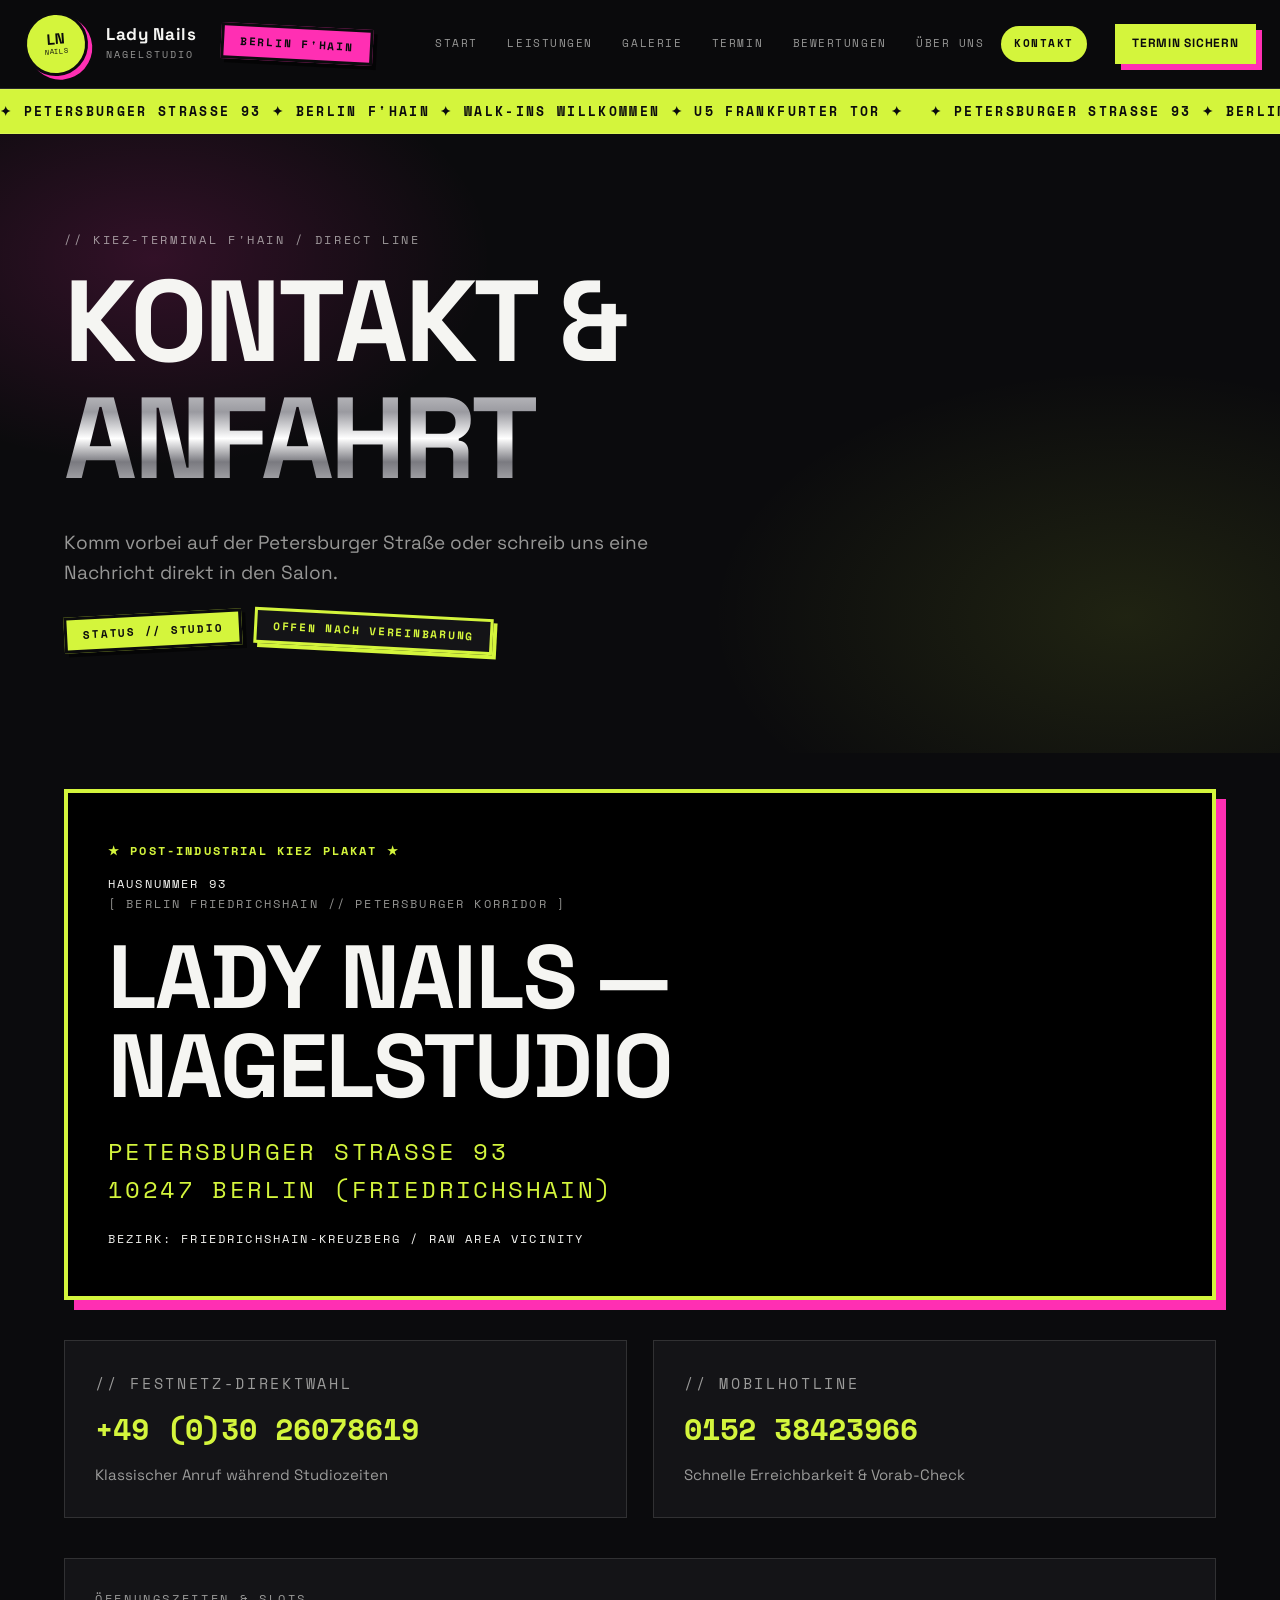
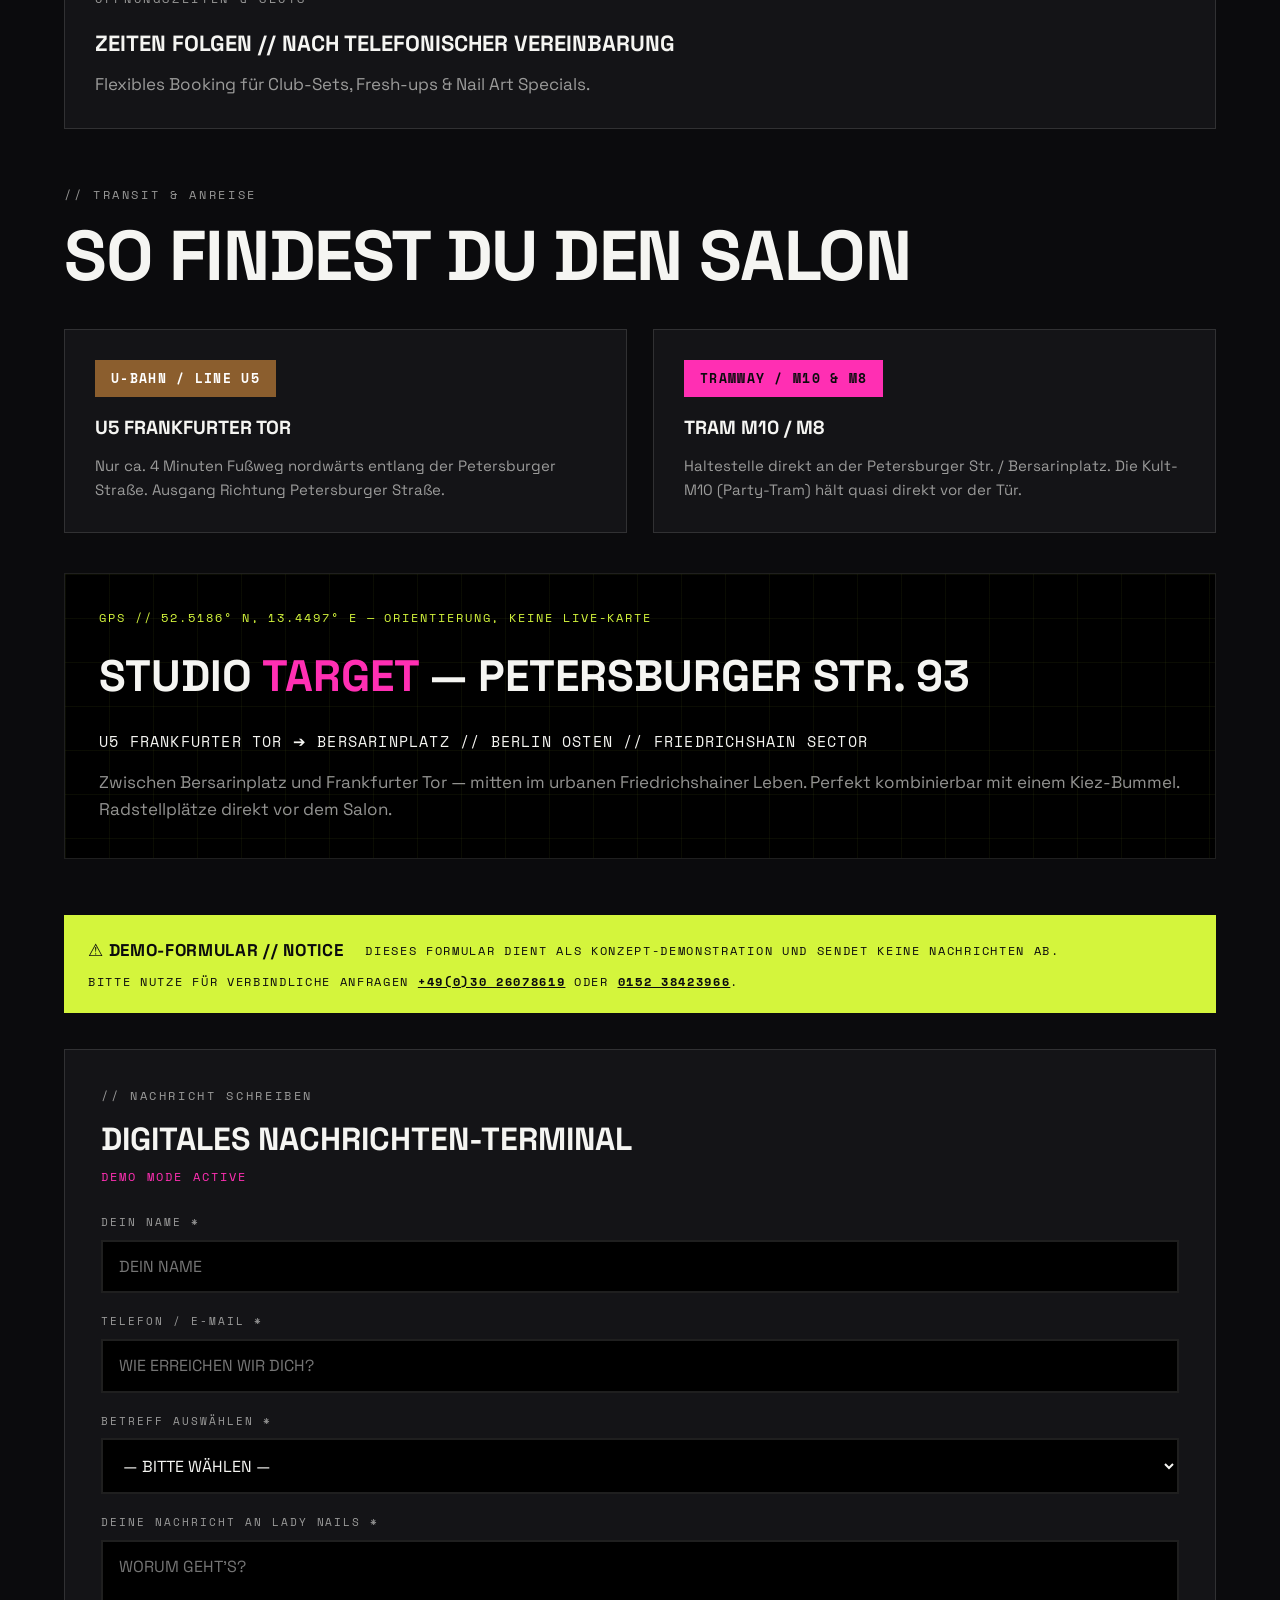
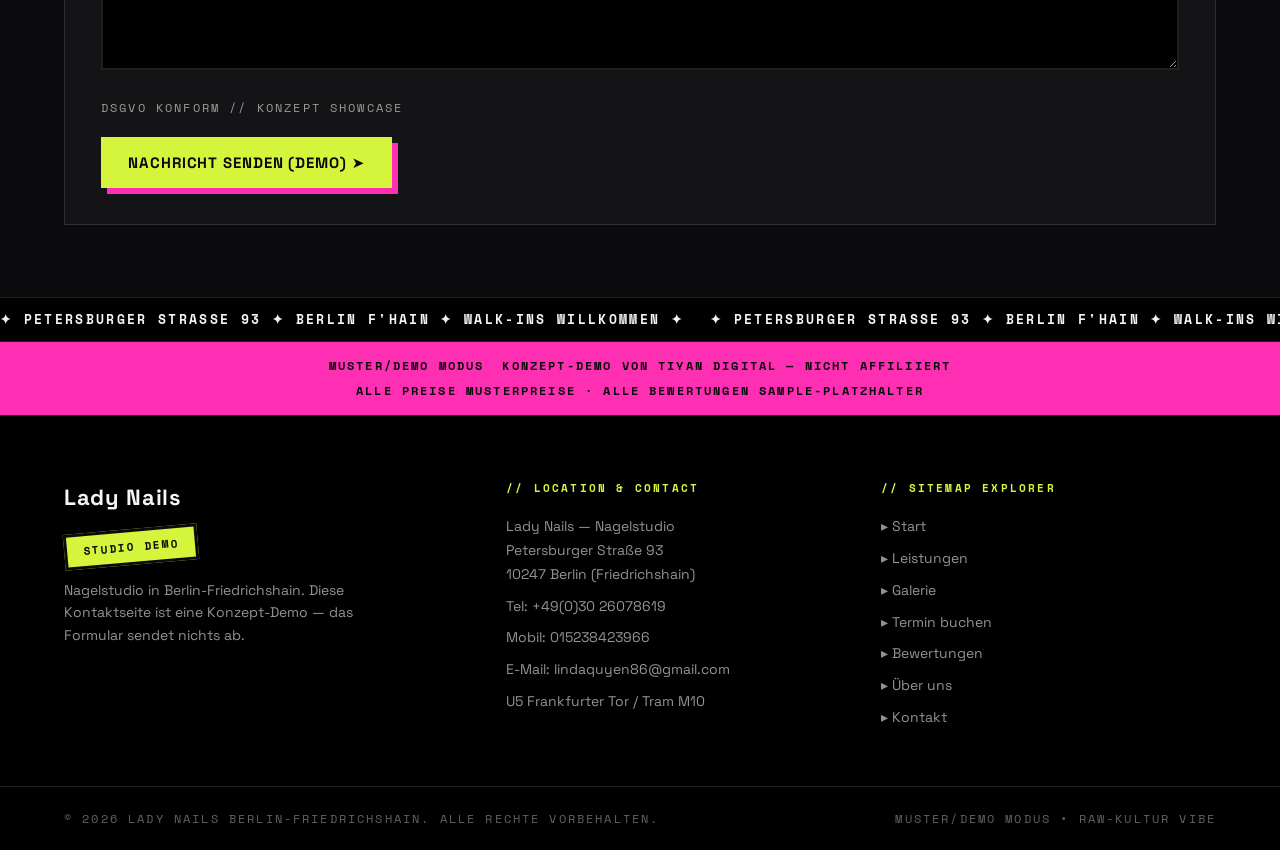
<file: kontakt/index.html>
<!DOCTYPE html>
<html lang="de">
<head>
<meta charset="UTF-8">
<meta name="viewport" content="width=device-width, initial-scale=1.0">
<title>Kontakt &amp; Anfahrt — Lady Nails Berlin (Konzept-Demo)</title>
<meta name="description" content="Kontakt zu Lady Nails Berlin-Friedrichshain: Petersburger Straße 93, Tel +49(0)30 26078619, Mobil 015238423966. Anfahrt: U5 Frankfurter Tor, Tram M10. (Konzept-Demo)">
<link rel="preconnect" href="https://fonts.googleapis.com">
<link rel="preconnect" href="https://fonts.gstatic.com" crossorigin>
<link href="https://fonts.googleapis.com/css2?family=Space+Grotesk:wght@400;500;700;800&family=Space+Mono:wght@400;700&display=swap" rel="stylesheet">
<link rel="stylesheet" href="../assets/style.css">
</head>
<body>
<header class="site-header">
  <div class="header-in">
    <a class="logo-sticker" href="../" aria-label="Lady Nails – Startseite"><b>LN</b><small>NAILS</small></a>
    <a class="brand" href="../"><b><span data-biz>Lady Nails</span></b><small>NAGELSTUDIO</small></a>
    <span class="sticker sticker--magenta fhain-badge rot-r">BERLIN F'HAIN</span>
    <nav class="main-nav" aria-label="Hauptnavigation">
      <a href="../">Start</a>
      <a href="../leistungen/">Leistungen</a>
      <a href="../galerie/">Galerie</a>
      <a href="../termin/">Termin</a>
      <a href="../bewertungen/">Bewertungen</a>
      <a href="../ueber-uns/">Über uns</a>
      <a href="./" class="active" aria-current="page">Kontakt</a>
    </nav>
    <a class="btn btn--lime btn--small header-cta" href="../termin/">Termin sichern</a>
  </div>
</header>

<main>
<div class="ticker ticker--lime" aria-hidden="true"><div class="ticker-track"><span>✦ Petersburger Strasse 93 ✦ Berlin F'hain ✦ Walk-ins willkommen ✦ U5 Frankfurter Tor ✦&nbsp;</span><span>✦ Petersburger Strasse 93 ✦ Berlin F'hain ✦ Walk-ins willkommen ✦ U5 Frankfurter Tor ✦&nbsp;</span></div></div>

<section class="hero">
  <div class="wrap hero-in">
    <p class="kicker">// KIEZ-TERMINAL F'HAIN / DIRECT LINE</p>
    <h1 class="h-display"><span class="rise"><span style="--d:0ms">KONTAKT &amp;</span></span><span class="rise"><span style="--d:120ms"><span class="chrome">ANFAHRT</span></span></span></h1>
    <p class="hero-sub">Komm vorbei auf der Petersburger Straße oder schreib uns eine Nachricht direkt in den Salon.</p>
    <div class="hero-badges" style="margin-top:24px">
      <span class="sticker sticker--lime">STATUS // STUDIO</span>
      <span class="sticker sticker--dark rot-r">OFFEN NACH VEREINBARUNG</span>
    </div>
  </div>
</section>

<section style="padding-top:0">
  <div class="wrap">
    <div class="poster">
      <p class="mono" style="color:var(--lime);font-weight:700">★ POST-INDUSTRIAL KIEZ PLAKAT ★</p>
      <p class="mono" style="margin-top:14px">HAUSNUMMER 93</p>
      <p class="mono" style="color:var(--ink60);margin-bottom:20px">[ BERLIN FRIEDRICHSHAIN // PETERSBURGER KORRIDOR ]</p>
      <h2 class="giant"><span data-biz>Lady Nails</span> — NAGELSTUDIO</h2>
      <p class="addr">PETERSBURGER STRASSE 93<br>10247 BERLIN (FRIEDRICHSHAIN)</p>
      <p class="mono" style="margin-top:20px">BEZIRK: FRIEDRICHSHAIN-KREUZBERG / RAW AREA VICINITY</p>
    </div>

    <div class="phone-cards">
      <a class="phone-card" href="tel:+493026078619">
        <p class="mono" style="color:var(--ink60)">// FESTNETZ-DIREKTWAHL</p>
        <p class="num">+49 (0)30 26078619</p>
        <p>Klassischer Anruf während Studiozeiten</p>
      </a>
      <a class="phone-card" href="tel:+4915238423966">
        <p class="mono" style="color:var(--ink60)">// MOBILHOTLINE</p>
        <p class="num">0152 38423966</p>
        <p>Schnelle Erreichbarkeit &amp; Vorab-Check</p>
      </a>
    </div>

    <div class="hours-panel">
      <p class="kicker">ÖFFNUNGSZEITEN &amp; SLOTS</p>
      <p class="big">Zeiten folgen // Nach telefonischer Vereinbarung</p>
      <p style="color:var(--ink60);margin-top:10px">Flexibles Booking für Club-Sets, Fresh-ups &amp; Nail Art Specials.</p>
    </div>

    <p class="kicker" style="margin-top:56px">// TRANSIT &amp; ANREISE</p>
    <h2 class="h2">SO FINDEST DU DEN SALON</h2>
    <div class="transit">
      <div class="transit-card">
        <span class="line-badge line-badge--u5">U-BAHN / LINE U5</span>
        <h4>U5 FRANKFURTER TOR</h4>
        <p>Nur ca. 4 Minuten Fußweg nordwärts entlang der Petersburger Straße. Ausgang Richtung Petersburger Straße.</p>
      </div>
      <div class="transit-card">
        <span class="line-badge line-badge--m10">TRAMWAY / M10 &amp; M8</span>
        <h4>TRAM M10 / M8</h4>
        <p>Haltestelle direkt an der Petersburger Str. / Bersarinplatz. Die Kult-M10 (Party-Tram) hält quasi direkt vor der Tür.</p>
      </div>
    </div>

    <div class="map-panel" role="note" aria-label="Kiez-Lagebericht (dekorativ, keine Live-Karte)">
      <p class="gps">GPS // 52.5186° N, 13.4497° E — ORIENTIERUNG, KEINE LIVE-KARTE</p>
      <p class="target">STUDIO <em>TARGET</em> — PETERSBURGER STR. 93</p>
      <p class="route">U5 FRANKFURTER TOR ➔ BERSARINPLATZ // BERLIN OSTEN // FRIEDRICHSHAIN SECTOR</p>
      <p style="color:var(--ink60);margin-top:16px;position:relative">Zwischen Bersarinplatz und Frankfurter Tor — mitten im urbanen Friedrichshainer Leben. Perfekt kombinierbar mit einem Kiez-Bummel. Radstellplätze direkt vor dem Salon.</p>
    </div>

    <div class="audit" role="note" style="margin-top:56px">
      <div class="wrap">
        <b>⚠️ DEMO-FORMULAR // NOTICE</b>
        <span class="mono">Dieses Formular dient als Konzept-Demonstration und sendet keine Nachrichten ab.</span>
        <span class="mono">Bitte nutze für verbindliche Anfragen <a style="font-weight:700" href="tel:+493026078619">+49(0)30 26078619</a> oder <a style="font-weight:700" href="tel:+4915238423966">0152 38423966</a>.</span>
      </div>
    </div>

    <form id="contact-form" class="form-shell" data-demo data-demo-msg="NACHRICHT REGISTRIERT (DEMO) //" style="margin-top:36px">
      <p class="kicker">// NACHRICHT SCHREIBEN</p>
      <h3 class="h3">DIGITALES NACHRICHTEN-TERMINAL</h3>
      <p class="mono" style="color:var(--magenta);margin:10px 0 28px">DEMO MODE ACTIVE</p>
      <div class="field">
        <label for="ct-name">DEIN NAME *</label>
        <input id="ct-name" type="text" placeholder="DEIN NAME" required autocomplete="name">
      </div>
      <div class="field">
        <label for="ct-contact">TELEFON / E-MAIL *</label>
        <input id="ct-contact" type="text" placeholder="WIE ERREICHEN WIR DICH?" required autocomplete="email">
      </div>
      <div class="field">
        <label for="ct-subject">BETREFF AUSWÄHLEN *</label>
        <select id="ct-subject" required>
          <option value="">— BITTE WÄHLEN —</option>
          <option>FRAGE ZU NAGEL-DESIGN / ARTWORK</option>
          <option>TERMINANFRAGE &amp; ZEITSLOTS</option>
          <option>GUTSCHEIN KAUFEN / EINLÖSEN</option>
          <option>SONSTIGES ANLIEGEN</option>
        </select>
      </div>
      <div class="field">
        <label for="ct-msg">DEINE NACHRICHT AN LADY NAILS *</label>
        <textarea id="ct-msg" placeholder="WORUM GEHT'S?" required></textarea>
      </div>
      <p class="mono" style="color:var(--ink60);margin-bottom:20px">DSGVO KONFORM // KONZEPT SHOWCASE</p>
      <button class="btn btn--lime" type="submit">NACHRICHT SENDEN (DEMO) ➤</button>
      <div class="form-result" role="status"></div>
    </form>
  </div>
</section>

<div class="ticker ticker--dark" aria-hidden="true"><div class="ticker-track"><span>✦ Petersburger Strasse 93 ✦ Berlin F'hain ✦ Walk-ins willkommen ✦&nbsp;</span><span>✦ Petersburger Strasse 93 ✦ Berlin F'hain ✦ Walk-ins willkommen ✦&nbsp;</span></div></div>
</main>

<div class="demo-bar" role="note"><div class="wrap">
  <span class="mono">MUSTER/DEMO MODUS</span>
  <span class="mono">Konzept-Demo von Tiyan Digital — nicht affiliiert</span>
  <span class="mono">Alle Preise Musterpreise · Alle Bewertungen Sample-Platzhalter</span>
</div></div>
<footer class="site-footer">
  <div class="wrap"><div class="footer-grid">
    <div class="footer-brand">
      <b><span data-biz>Lady Nails</span></b><br>
      <span class="sticker sticker--lime rot-l2">STUDIO DEMO</span>
      <p>Nagelstudio in Berlin-Friedrichshain. Diese Kontaktseite ist eine Konzept-Demo — das Formular sendet nichts ab.</p>
    </div>
    <div class="footer-col">
      <h5>// Location &amp; Contact</h5>
      <p><span data-biz>Lady Nails</span> — Nagelstudio<br>Petersburger Straße 93<br>10247 Berlin (Friedrichshain)</p>
      <a href="tel:+493026078619">Tel: +49(0)30 26078619</a>
      <a href="tel:+4915238423966">Mobil: 015238423966</a>
      <a href="mailto:lindaquyen86@gmail.com">E-Mail: lindaquyen86@gmail.com</a>
      <p>U5 Frankfurter Tor / Tram M10</p>
    </div>
    <div class="footer-col">
      <h5>// Sitemap Explorer</h5>
      <ul>
        <li><a href="../">▸ Start</a></li>
        <li><a href="../leistungen/">▸ Leistungen</a></li>
        <li><a href="../galerie/">▸ Galerie</a></li>
        <li><a href="../termin/">▸ Termin buchen</a></li>
        <li><a href="../bewertungen/">▸ Bewertungen</a></li>
        <li><a href="../ueber-uns/">▸ Über uns</a></li>
        <li><a href="./">▸ Kontakt</a></li>
      </ul>
    </div>
  </div></div>
  <div class="footer-bottom"><div class="wrap">
    <span class="mono">© 2026 <span data-biz>Lady Nails</span> Berlin-Friedrichshain. Alle Rechte vorbehalten.</span>
    <span class="mono">MUSTER/DEMO MODUS • RAW-KULTUR VIBE</span>
  </div></div>
</footer>
<script src="../assets/app.js"></script>
</body>
</html>
</file>
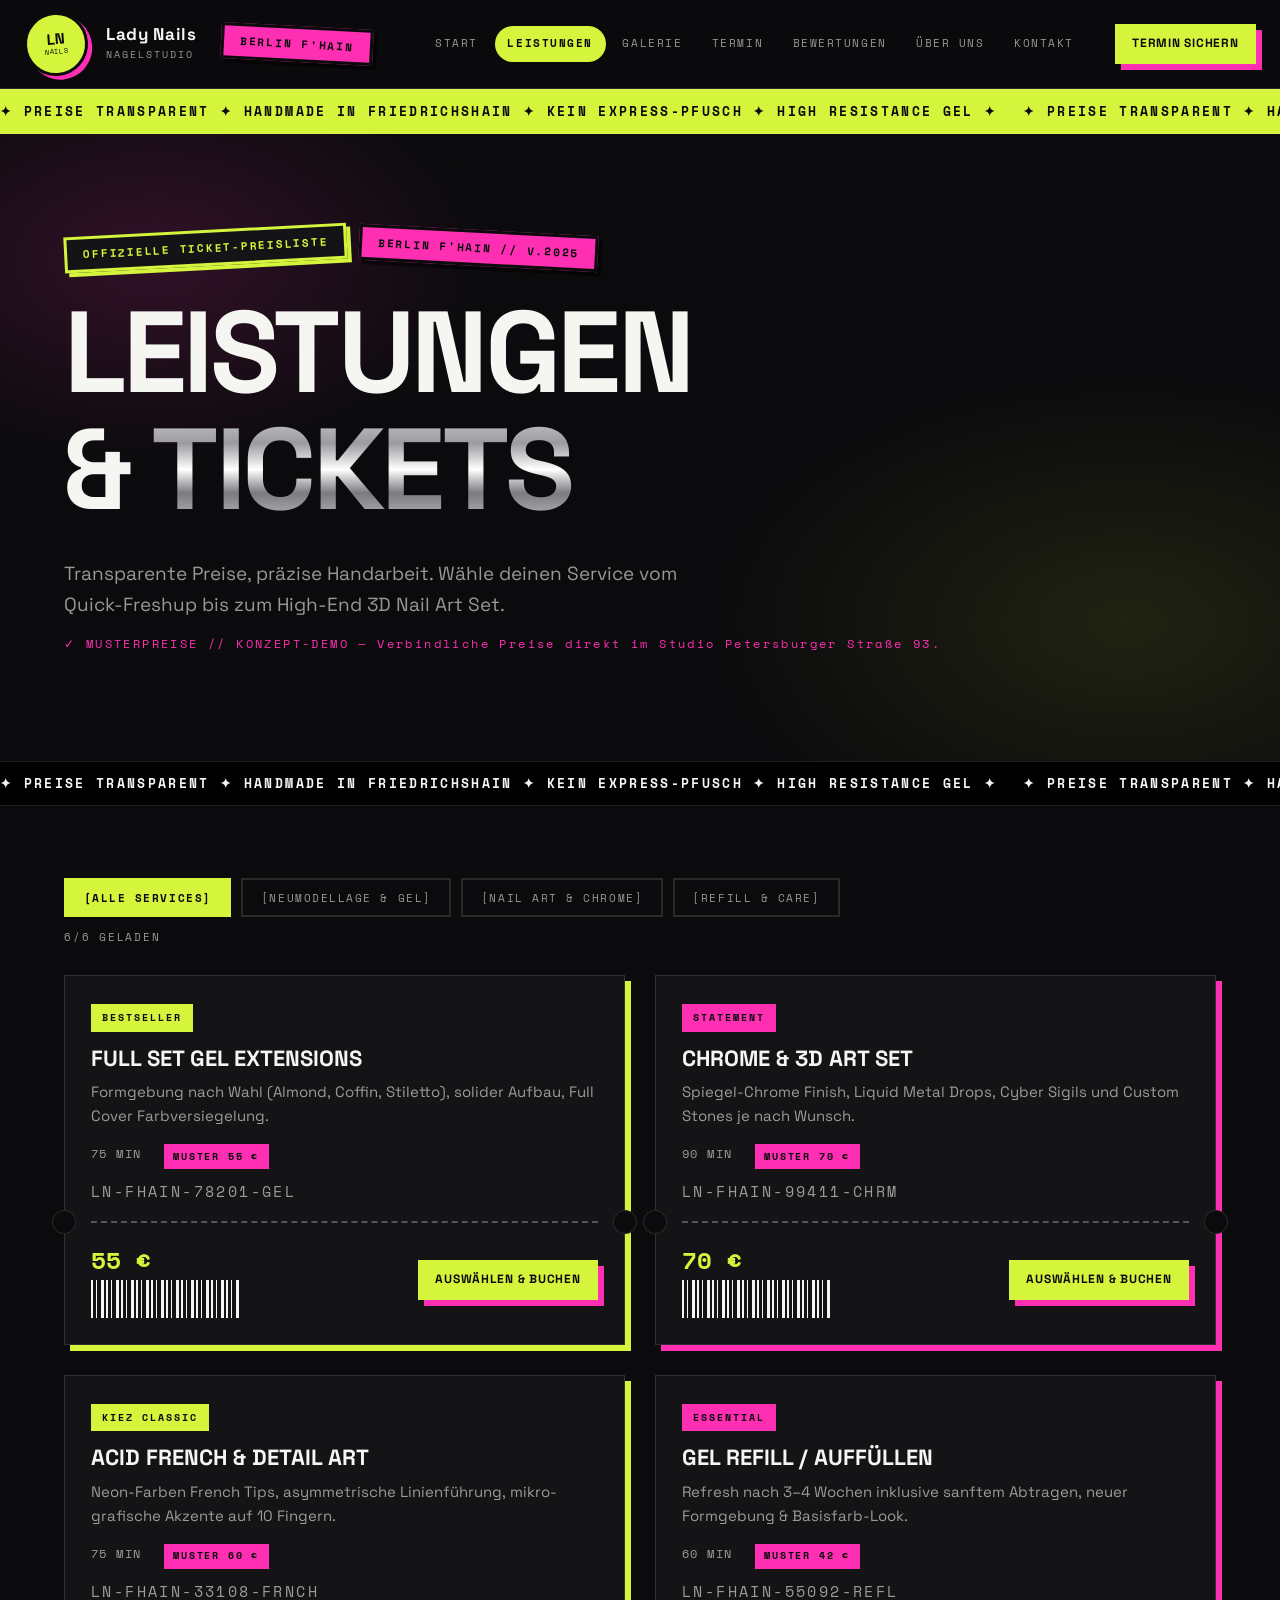
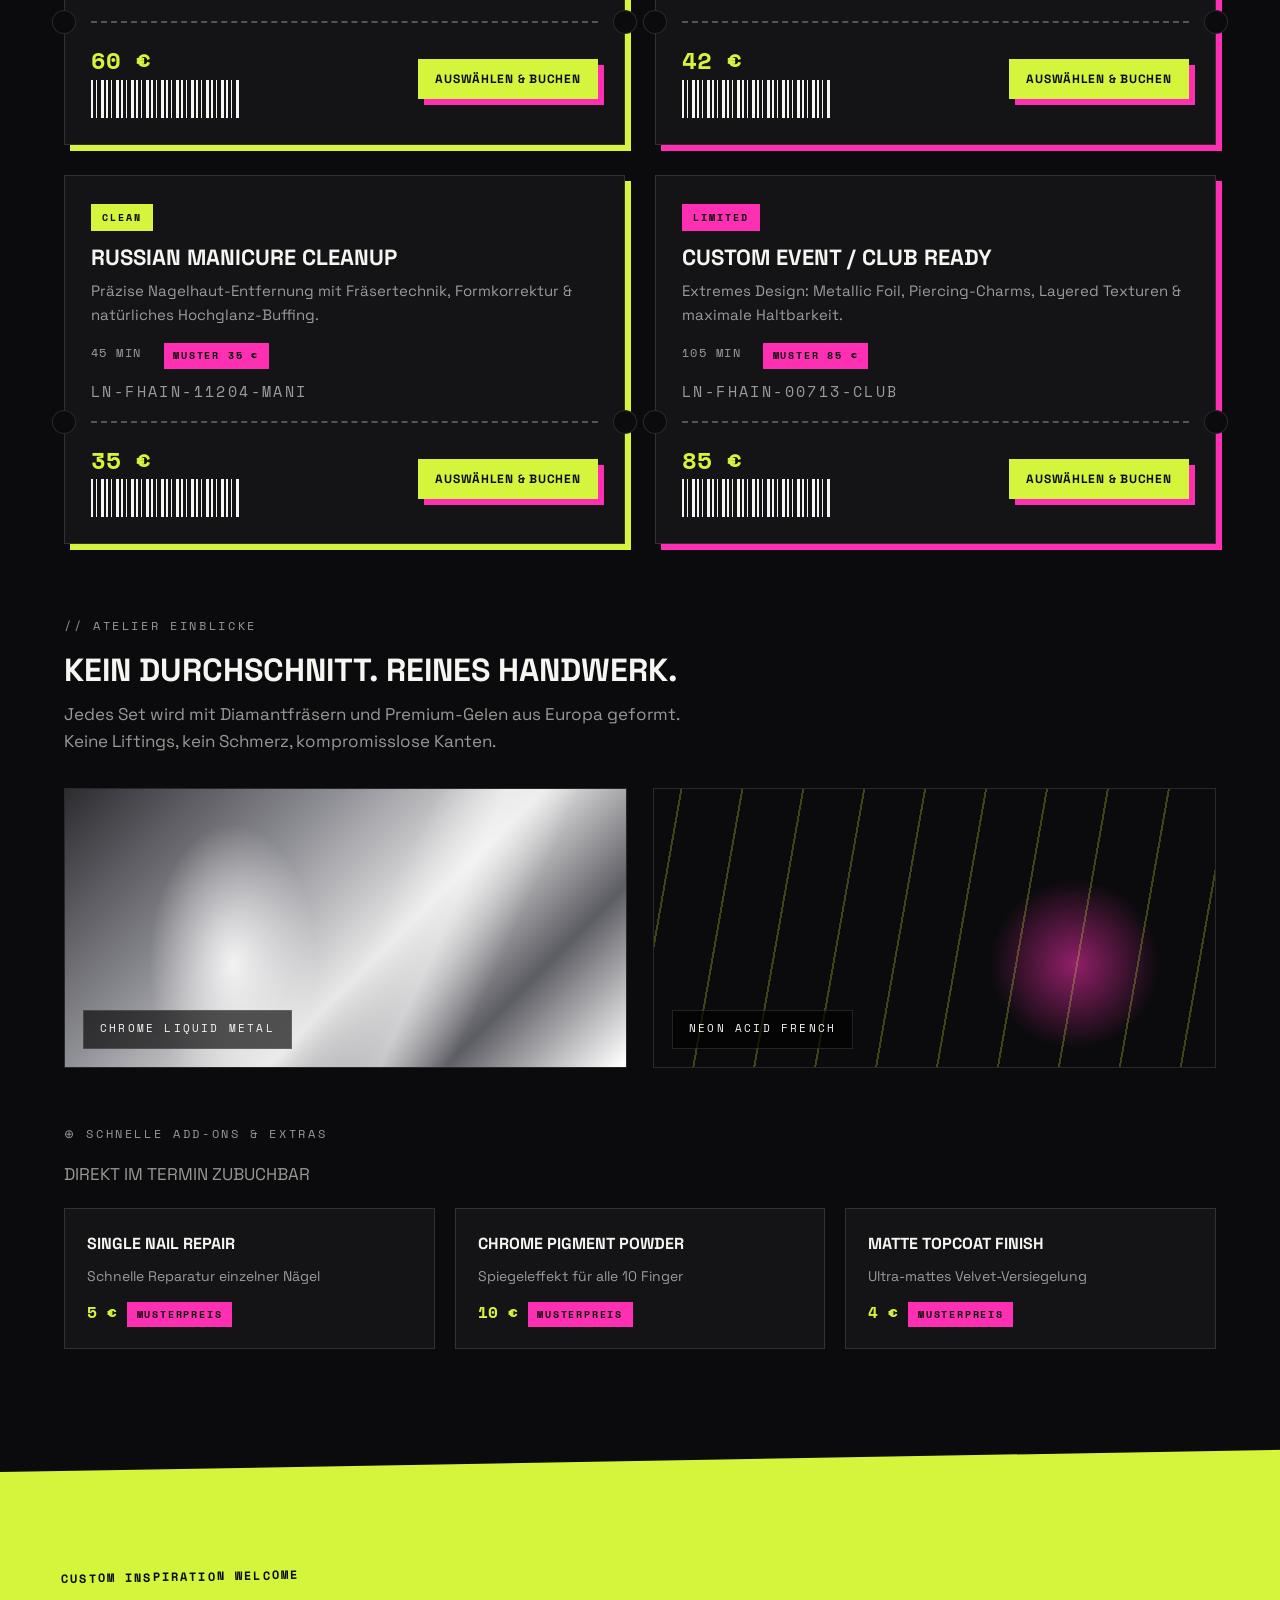
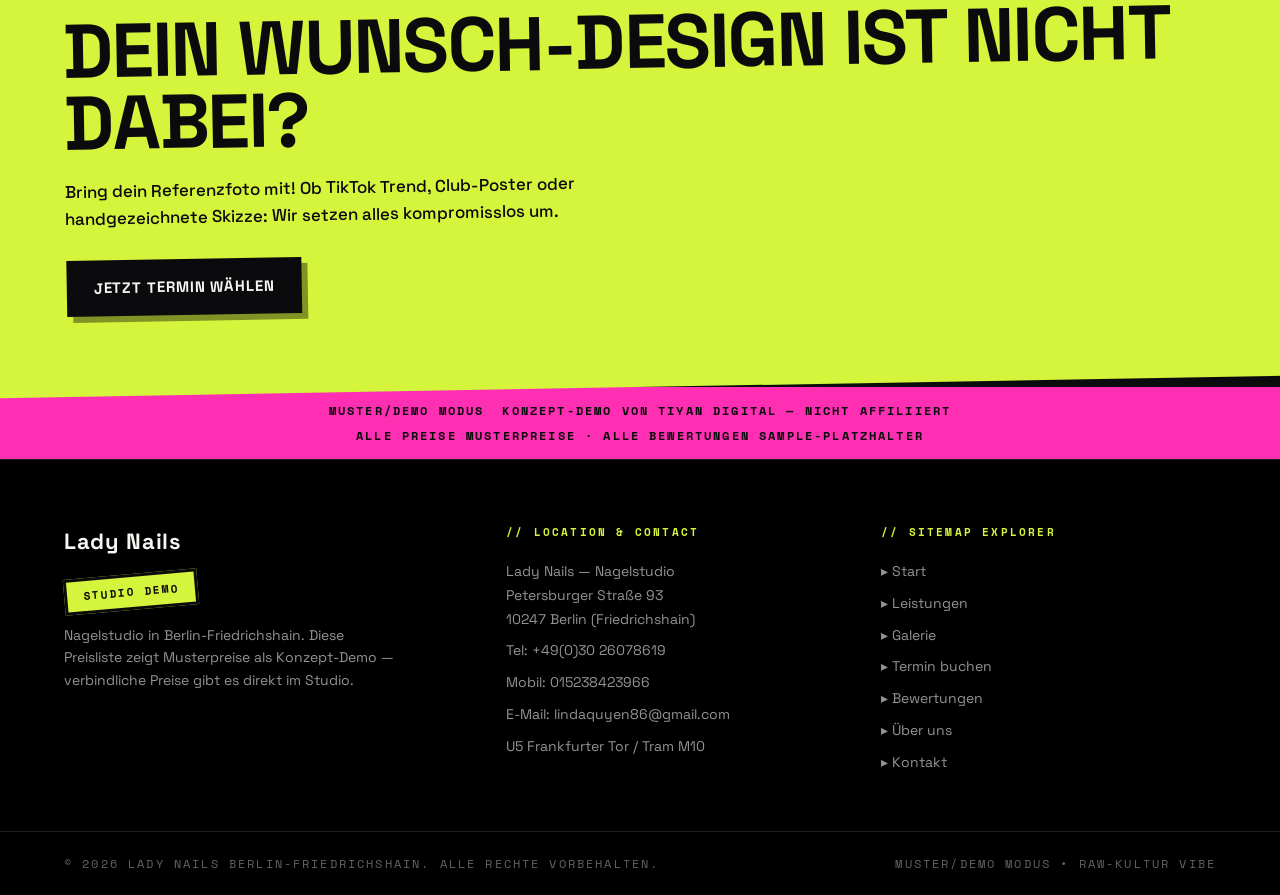
<file: leistungen/index.html>
<!DOCTYPE html>
<html lang="de">
<head>
<meta charset="UTF-8">
<meta name="viewport" content="width=device-width, initial-scale=1.0">
<title>Leistungen &amp; Tickets — Lady Nails Berlin (Konzept-Demo)</title>
<meta name="description" content="Transparente Musterpreisliste von Lady Nails Berlin-Friedrichshain: Gel, Chrome, Nail Art, Refill &amp; Pflege — als Ticket. Alle Preise sind Musterpreise (Konzept-Demo).">
<link rel="preconnect" href="https://fonts.googleapis.com">
<link rel="preconnect" href="https://fonts.gstatic.com" crossorigin>
<link href="https://fonts.googleapis.com/css2?family=Space+Grotesk:wght@400;500;700;800&family=Space+Mono:wght@400;700&display=swap" rel="stylesheet">
<link rel="stylesheet" href="../assets/style.css">
</head>
<body>
<header class="site-header">
  <div class="header-in">
    <a class="logo-sticker" href="../" aria-label="Lady Nails – Startseite"><b>LN</b><small>NAILS</small></a>
    <a class="brand" href="../"><b><span data-biz>Lady Nails</span></b><small>NAGELSTUDIO</small></a>
    <span class="sticker sticker--magenta fhain-badge rot-r">BERLIN F'HAIN</span>
    <nav class="main-nav" aria-label="Hauptnavigation">
      <a href="../">Start</a>
      <a href="./" class="active" aria-current="page">Leistungen</a>
      <a href="../galerie/">Galerie</a>
      <a href="../termin/">Termin</a>
      <a href="../bewertungen/">Bewertungen</a>
      <a href="../ueber-uns/">Über uns</a>
      <a href="../kontakt/">Kontakt</a>
    </nav>
    <a class="btn btn--lime btn--small header-cta" href="../termin/">Termin sichern</a>
  </div>
</header>

<main>
<div class="ticker ticker--lime" aria-hidden="true"><div class="ticker-track"><span>✦ Preise transparent ✦ Handmade in Friedrichshain ✦ Kein Express-Pfusch ✦ High Resistance Gel ✦&nbsp;</span><span>✦ Preise transparent ✦ Handmade in Friedrichshain ✦ Kein Express-Pfusch ✦ High Resistance Gel ✦&nbsp;</span></div></div>

<section class="hero">
  <div class="wrap hero-in">
    <div class="hero-badges">
      <span class="sticker sticker--dark">OFFIZIELLE TICKET-PREISLISTE</span>
      <span class="sticker sticker--magenta rot-r">BERLIN F'HAIN // V.2025</span>
    </div>
    <h1 class="h-display"><span class="rise"><span style="--d:0ms">LEISTUNGEN</span></span><span class="rise"><span style="--d:120ms">&amp; <span class="chrome">TICKETS</span></span></span></h1>
    <p class="hero-sub">Transparente Preise, präzise Handarbeit. Wähle deinen Service vom Quick-Freshup bis zum High-End 3D Nail Art Set.</p>
    <p class="hero-meta" style="color:var(--magenta)">✓ MUSTERPREISE // KONZEPT-DEMO — Verbindliche Preise direkt im Studio Petersburger Straße 93.</p>
  </div>
</section>

<div class="ticker ticker--dark" aria-hidden="true"><div class="ticker-track"><span>✦ Preise transparent ✦ Handmade in Friedrichshain ✦ Kein Express-Pfusch ✦ High Resistance Gel ✦&nbsp;</span><span>✦ Preise transparent ✦ Handmade in Friedrichshain ✦ Kein Express-Pfusch ✦ High Resistance Gel ✦&nbsp;</span></div></div>

<section>
  <div class="wrap">
    <div class="filters" data-filter-group data-filter-scope="tickets" role="group" aria-label="Leistungen filtern">
      <button class="chip" data-filter="all" aria-pressed="true">[ALLE SERVICES]</button>
      <button class="chip" data-filter="gel" aria-pressed="false">[NEUMODELLAGE &amp; GEL]</button>
      <button class="chip" data-filter="art" aria-pressed="false">[NAIL ART &amp; CHROME]</button>
      <button class="chip" data-filter="care" aria-pressed="false">[REFILL &amp; CARE]</button>
    </div>
    <p class="filter-count"><span data-count-for="tickets">6/6 GELADEN</span></p>

    <div class="ticket-grid" data-cat-scope="tickets">
      <article class="ticket" data-cat="gel">
        <div class="ticket__top">
          <span class="ticket__cat">BESTSELLER</span>
          <h3>FULL SET GEL EXTENSIONS</h3>
          <p>Formgebung nach Wahl (Almond, Coffin, Stiletto), solider Aufbau, Full Cover Farbversiegelung.</p>
          <div class="ticket__meta"><span>75 MIN</span><span class="muster">MUSTER 55 €</span></div>
          <p class="ticket__code">LN-FHAIN-78201-GEL</p>
        </div>
        <div class="ticket__perf" aria-hidden="true"></div>
        <div class="ticket__stub">
          <div><p class="ticket__price">55 €</p><div class="barcode" aria-hidden="true"></div></div>
          <a class="btn btn--lime btn--small" href="../termin/">Auswählen &amp; buchen</a>
        </div>
      </article>
      <article class="ticket" data-cat="art">
        <div class="ticket__top">
          <span class="ticket__cat">STATEMENT</span>
          <h3>CHROME &amp; 3D ART SET</h3>
          <p>Spiegel-Chrome Finish, Liquid Metal Drops, Cyber Sigils und Custom Stones je nach Wunsch.</p>
          <div class="ticket__meta"><span>90 MIN</span><span class="muster">MUSTER 70 €</span></div>
          <p class="ticket__code">LN-FHAIN-99411-CHRM</p>
        </div>
        <div class="ticket__perf" aria-hidden="true"></div>
        <div class="ticket__stub">
          <div><p class="ticket__price">70 €</p><div class="barcode" aria-hidden="true"></div></div>
          <a class="btn btn--lime btn--small" href="../termin/">Auswählen &amp; buchen</a>
        </div>
      </article>
      <article class="ticket" data-cat="art">
        <div class="ticket__top">
          <span class="ticket__cat">KIEZ CLASSIC</span>
          <h3>ACID FRENCH &amp; DETAIL ART</h3>
          <p>Neon-Farben French Tips, asymmetrische Linienführung, mikro-grafische Akzente auf 10 Fingern.</p>
          <div class="ticket__meta"><span>75 MIN</span><span class="muster">MUSTER 60 €</span></div>
          <p class="ticket__code">LN-FHAIN-33108-FRNCH</p>
        </div>
        <div class="ticket__perf" aria-hidden="true"></div>
        <div class="ticket__stub">
          <div><p class="ticket__price">60 €</p><div class="barcode" aria-hidden="true"></div></div>
          <a class="btn btn--lime btn--small" href="../termin/">Auswählen &amp; buchen</a>
        </div>
      </article>
      <article class="ticket" data-cat="care">
        <div class="ticket__top">
          <span class="ticket__cat">ESSENTIAL</span>
          <h3>GEL REFILL / AUFFÜLLEN</h3>
          <p>Refresh nach 3–4 Wochen inklusive sanftem Abtragen, neuer Formgebung &amp; Basisfarb-Look.</p>
          <div class="ticket__meta"><span>60 MIN</span><span class="muster">MUSTER 42 €</span></div>
          <p class="ticket__code">LN-FHAIN-55092-REFL</p>
        </div>
        <div class="ticket__perf" aria-hidden="true"></div>
        <div class="ticket__stub">
          <div><p class="ticket__price">42 €</p><div class="barcode" aria-hidden="true"></div></div>
          <a class="btn btn--lime btn--small" href="../termin/">Auswählen &amp; buchen</a>
        </div>
      </article>
      <article class="ticket" data-cat="care">
        <div class="ticket__top">
          <span class="ticket__cat">CLEAN</span>
          <h3>RUSSIAN MANICURE CLEANUP</h3>
          <p>Präzise Nagelhaut-Entfernung mit Fräsertechnik, Formkorrektur &amp; natürliches Hochglanz-Buffing.</p>
          <div class="ticket__meta"><span>45 MIN</span><span class="muster">MUSTER 35 €</span></div>
          <p class="ticket__code">LN-FHAIN-11204-MANI</p>
        </div>
        <div class="ticket__perf" aria-hidden="true"></div>
        <div class="ticket__stub">
          <div><p class="ticket__price">35 €</p><div class="barcode" aria-hidden="true"></div></div>
          <a class="btn btn--lime btn--small" href="../termin/">Auswählen &amp; buchen</a>
        </div>
      </article>
      <article class="ticket" data-cat="art">
        <div class="ticket__top">
          <span class="ticket__cat">LIMITED</span>
          <h3>CUSTOM EVENT / CLUB READY</h3>
          <p>Extremes Design: Metallic Foil, Piercing-Charms, Layered Texturen &amp; maximale Haltbarkeit.</p>
          <div class="ticket__meta"><span>105 MIN</span><span class="muster">MUSTER 85 €</span></div>
          <p class="ticket__code">LN-FHAIN-00713-CLUB</p>
        </div>
        <div class="ticket__perf" aria-hidden="true"></div>
        <div class="ticket__stub">
          <div><p class="ticket__price">85 €</p><div class="barcode" aria-hidden="true"></div></div>
          <a class="btn btn--lime btn--small" href="../termin/">Auswählen &amp; buchen</a>
        </div>
      </article>
    </div>
  </div>
</section>

<section style="padding-top:0">
  <div class="wrap">
    <p class="kicker">// ATELIER EINBLICKE</p>
    <h3 class="h3">KEIN DURCHSCHNITT. REINES HANDWERK.</h3>
    <p style="color:var(--ink60);max-width:640px;margin-top:14px">Jedes Set wird mit Diamantfräsern und Premium-Gelen aus Europa geformt. Keine Liftings, kein Schmerz, kompromisslose Kanten.</p>
    <div class="atelier-grid">
      <div class="atelier-card"><div class="art art--chrome" style="position:absolute;inset:0;border:0" aria-hidden="true"></div><span class="lbl">CHROME LIQUID METAL</span></div>
      <div class="atelier-card"><div class="art art--neon" style="position:absolute;inset:0;border:0" aria-hidden="true"></div><span class="lbl">NEON ACID FRENCH</span></div>
    </div>

    <p class="kicker" style="margin-top:56px">⊕ SCHNELLE ADD-ONS &amp; EXTRAS</p>
    <p style="color:var(--ink60);margin-bottom:8px">DIREKT IM TERMIN ZUBUCHBAR</p>
    <div class="addons">
      <div class="addon"><h4>SINGLE NAIL REPAIR</h4><p>Schnelle Reparatur einzelner Nägel</p><span class="price">5 € <span class="muster">MUSTERPREIS</span></span></div>
      <div class="addon"><h4>CHROME PIGMENT POWDER</h4><p>Spiegeleffekt für alle 10 Finger</p><span class="price">10 € <span class="muster">MUSTERPREIS</span></span></div>
      <div class="addon"><h4>MATTE TOPCOAT FINISH</h4><p>Ultra-mattes Velvet-Versiegelung</p><span class="price">4 € <span class="muster">MUSTERPREIS</span></span></div>
    </div>
  </div>
</section>

<div class="band-lime">
  <div class="wrap">
    <p class="mono" style="font-weight:700">CUSTOM INSPIRATION WELCOME</p>
    <h2>DEIN WUNSCH-DESIGN IST NICHT DABEI?</h2>
    <p>Bring dein Referenzfoto mit! Ob TikTok Trend, Club-Poster oder handgezeichnete Skizze: Wir setzen alles kompromisslos um.</p>
    <a class="btn btn--black" href="../termin/">JETZT TERMIN WÄHLEN</a>
  </div>
</div>
</main>

<div class="demo-bar" role="note"><div class="wrap">
  <span class="mono">MUSTER/DEMO MODUS</span>
  <span class="mono">Konzept-Demo von Tiyan Digital — nicht affiliiert</span>
  <span class="mono">Alle Preise Musterpreise · Alle Bewertungen Sample-Platzhalter</span>
</div></div>
<footer class="site-footer">
  <div class="wrap"><div class="footer-grid">
    <div class="footer-brand">
      <b><span data-biz>Lady Nails</span></b><br>
      <span class="sticker sticker--lime rot-l2">STUDIO DEMO</span>
      <p>Nagelstudio in Berlin-Friedrichshain. Diese Preisliste zeigt Musterpreise als Konzept-Demo — verbindliche Preise gibt es direkt im Studio.</p>
    </div>
    <div class="footer-col">
      <h5>// Location &amp; Contact</h5>
      <p><span data-biz>Lady Nails</span> — Nagelstudio<br>Petersburger Straße 93<br>10247 Berlin (Friedrichshain)</p>
      <a href="tel:+493026078619">Tel: +49(0)30 26078619</a>
      <a href="tel:+4915238423966">Mobil: 015238423966</a>
      <a href="mailto:lindaquyen86@gmail.com">E-Mail: lindaquyen86@gmail.com</a>
      <p>U5 Frankfurter Tor / Tram M10</p>
    </div>
    <div class="footer-col">
      <h5>// Sitemap Explorer</h5>
      <ul>
        <li><a href="../">▸ Start</a></li>
        <li><a href="./">▸ Leistungen</a></li>
        <li><a href="../galerie/">▸ Galerie</a></li>
        <li><a href="../termin/">▸ Termin buchen</a></li>
        <li><a href="../bewertungen/">▸ Bewertungen</a></li>
        <li><a href="../ueber-uns/">▸ Über uns</a></li>
        <li><a href="../kontakt/">▸ Kontakt</a></li>
      </ul>
    </div>
  </div></div>
  <div class="footer-bottom"><div class="wrap">
    <span class="mono">© 2026 <span data-biz>Lady Nails</span> Berlin-Friedrichshain. Alle Rechte vorbehalten.</span>
    <span class="mono">MUSTER/DEMO MODUS • RAW-KULTUR VIBE</span>
  </div></div>
</footer>
<script src="../assets/app.js"></script>
</body>
</html>
</file>
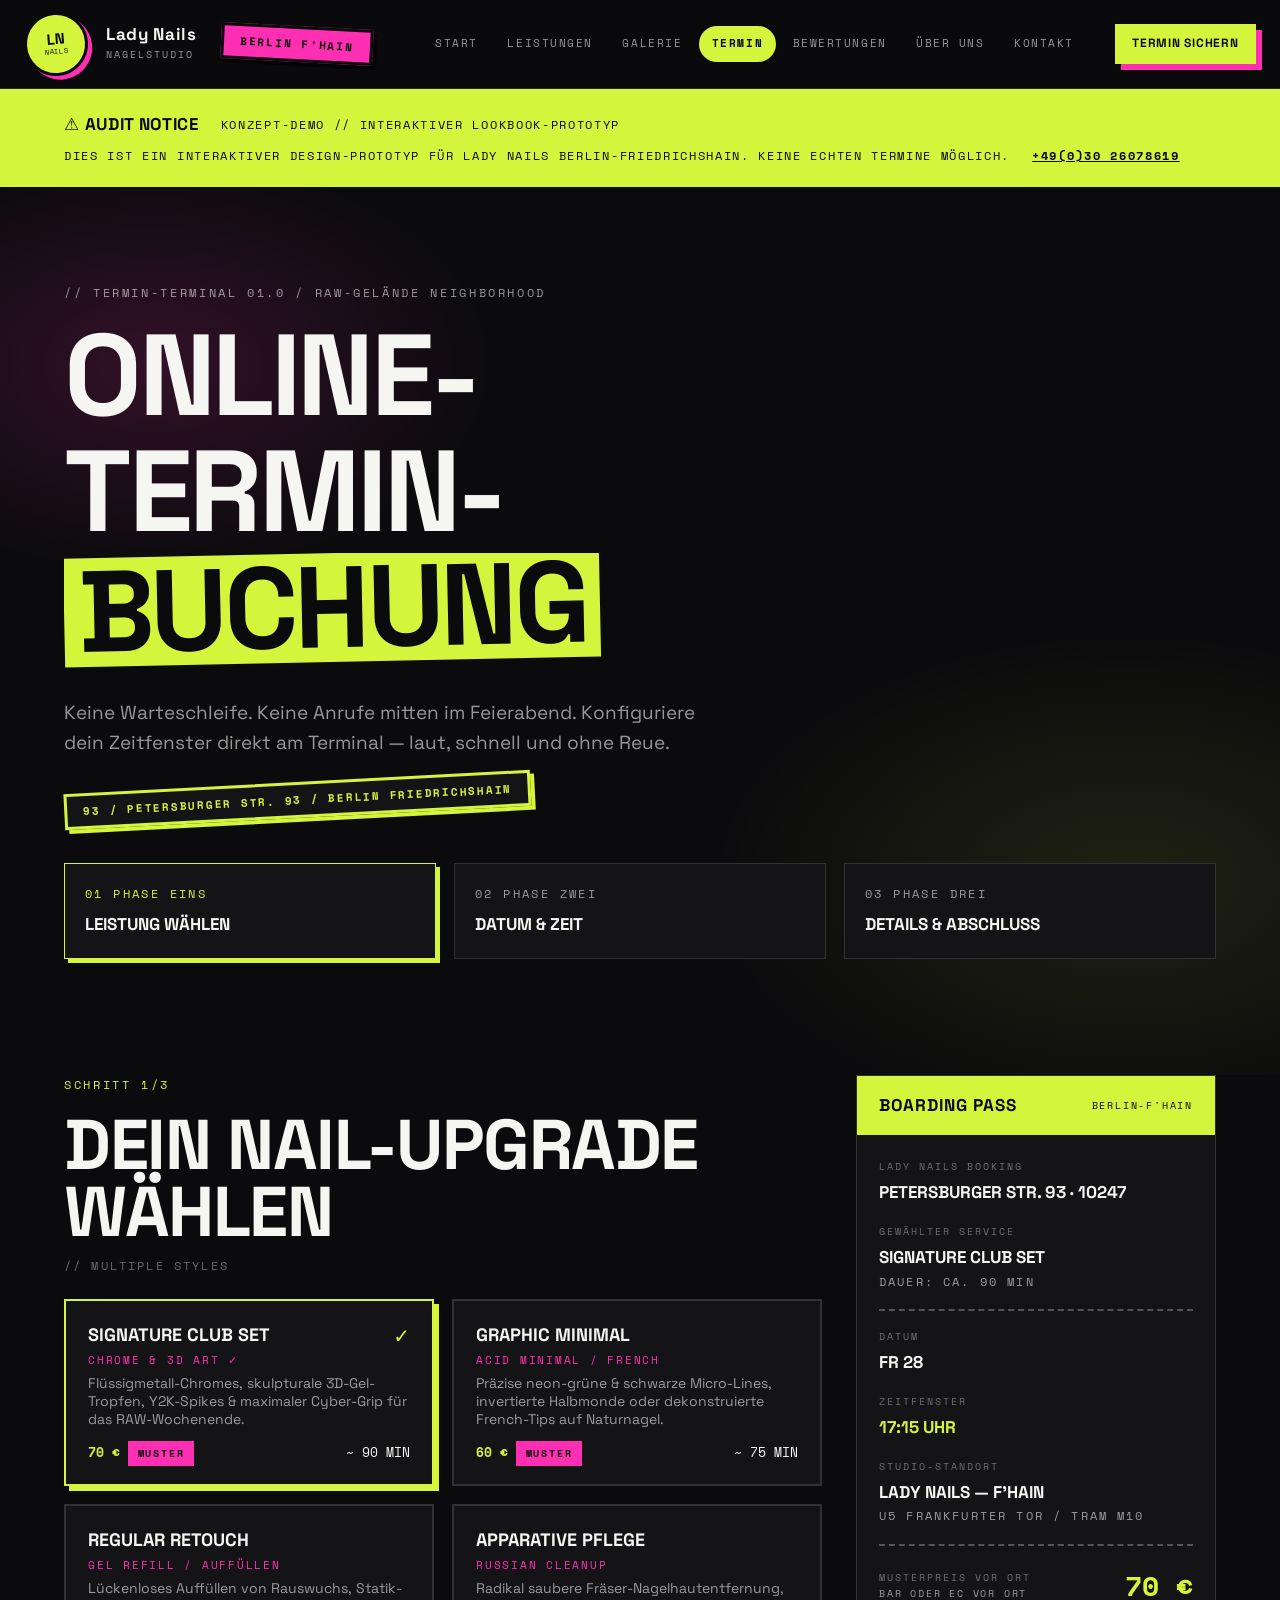
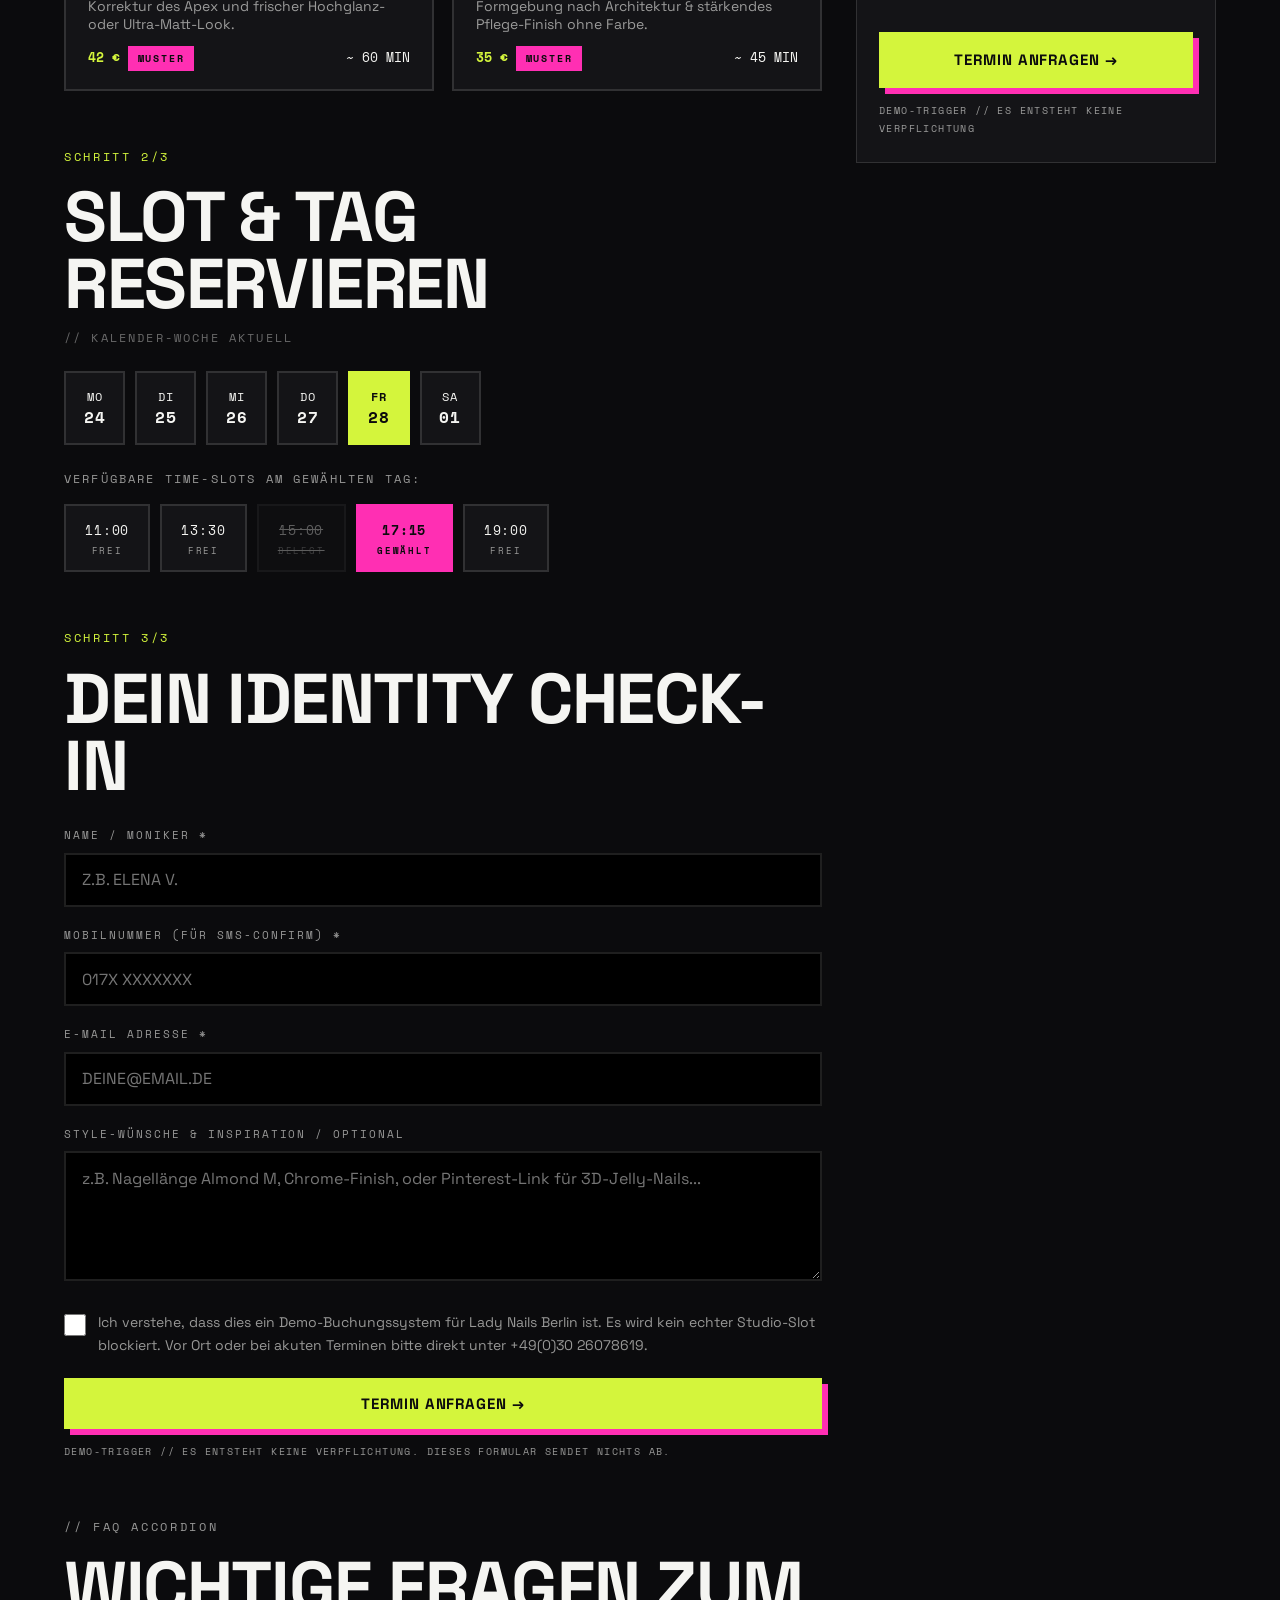
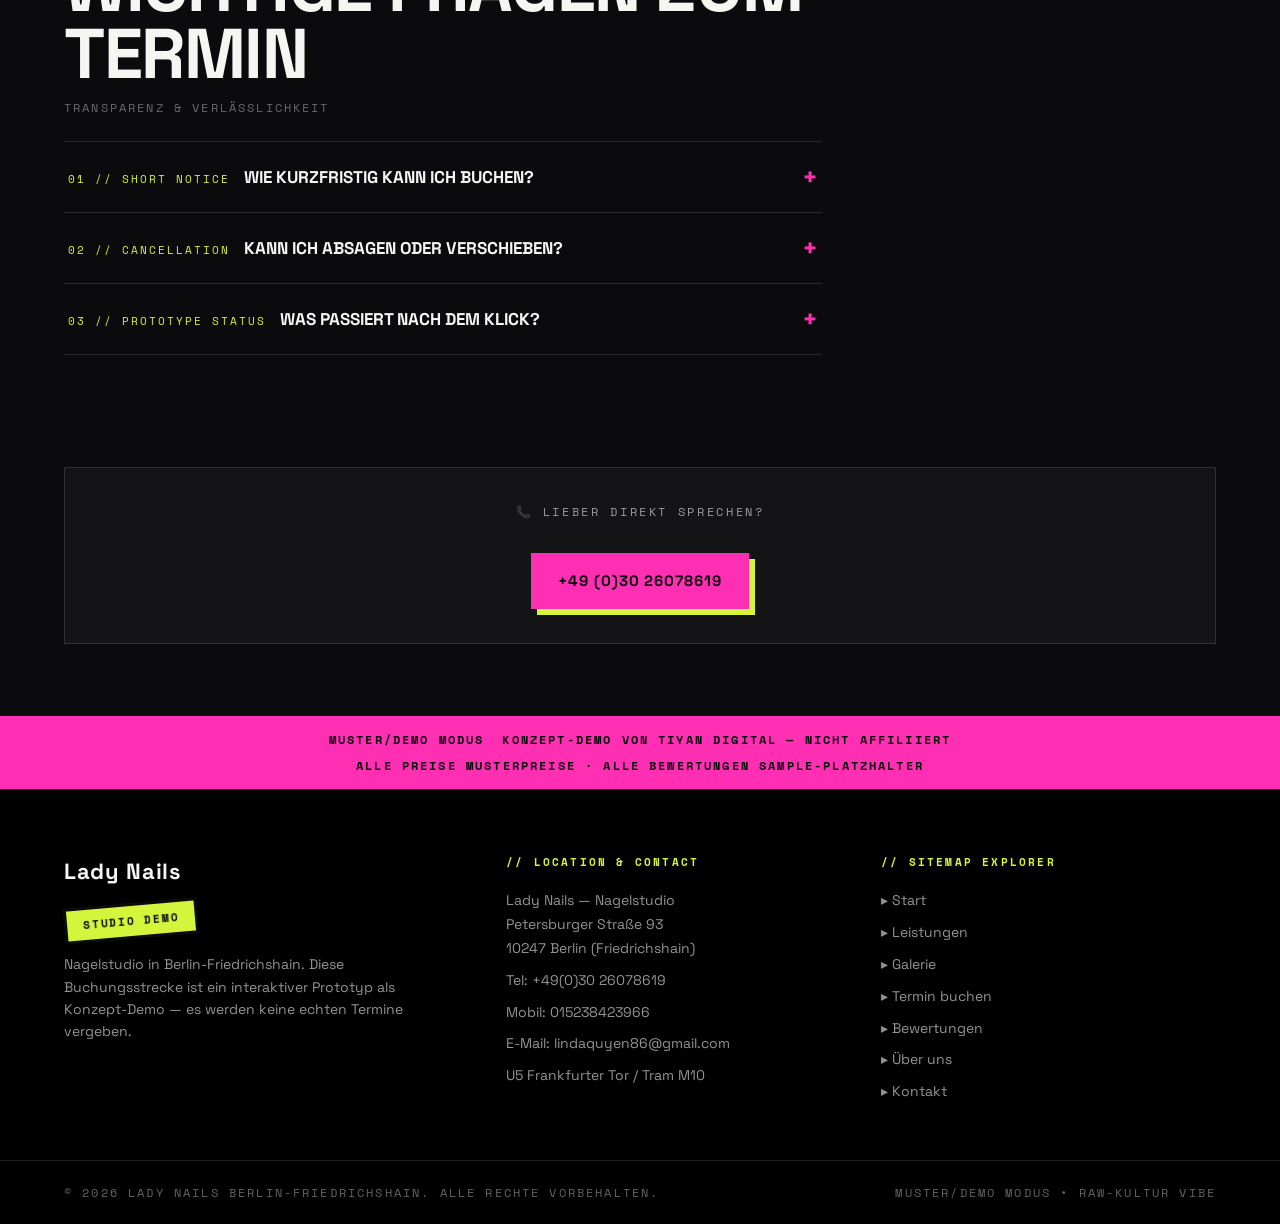
<file: termin/index.html>
<!DOCTYPE html>
<html lang="de">
<head>
<meta charset="UTF-8">
<meta name="viewport" content="width=device-width, initial-scale=1.0">
<title>Online-Terminbuchung — Lady Nails Berlin (Konzept-Demo)</title>
<meta name="description" content="Konzept-Demo der Online-Terminbuchung für Lady Nails Berlin-Friedrichshain: Leistung wählen, Slot klicken, Daten eingeben. Kein echter Buchungsvorgang — Demo-Prototyp.">
<link rel="preconnect" href="https://fonts.googleapis.com">
<link rel="preconnect" href="https://fonts.gstatic.com" crossorigin>
<link href="https://fonts.googleapis.com/css2?family=Space+Grotesk:wght@400;500;700;800&family=Space+Mono:wght@400;700&display=swap" rel="stylesheet">
<link rel="stylesheet" href="../assets/style.css">
</head>
<body>
<header class="site-header">
  <div class="header-in">
    <a class="logo-sticker" href="../" aria-label="Lady Nails – Startseite"><b>LN</b><small>NAILS</small></a>
    <a class="brand" href="../"><b><span data-biz>Lady Nails</span></b><small>NAGELSTUDIO</small></a>
    <span class="sticker sticker--magenta fhain-badge rot-r">BERLIN F'HAIN</span>
    <nav class="main-nav" aria-label="Hauptnavigation">
      <a href="../">Start</a>
      <a href="../leistungen/">Leistungen</a>
      <a href="../galerie/">Galerie</a>
      <a href="./" class="active" aria-current="page">Termin</a>
      <a href="../bewertungen/">Bewertungen</a>
      <a href="../ueber-uns/">Über uns</a>
      <a href="../kontakt/">Kontakt</a>
    </nav>
    <a class="btn btn--lime btn--small header-cta" href="./">Termin sichern</a>
  </div>
</header>

<main>
<div class="audit" role="note">
  <div class="wrap">
    <b>⚠️ AUDIT NOTICE</b>
    <span class="mono">KONZEPT-DEMO // INTERAKTIVER LOOKBOOK-PROTOTYP</span>
    <span class="mono">Dies ist ein interaktiver Design-Prototyp für Lady Nails Berlin-Friedrichshain. Keine echten Termine möglich.</span>
    <a class="mono" style="font-weight:700" href="tel:+493026078619">+49(0)30 26078619</a>
  </div>
</div>

<section class="hero">
  <div class="wrap hero-in">
    <p class="kicker">// TERMIN-TERMINAL 01.0 / RAW-GELÄNDE NEIGHBORHOOD</p>
    <h1 class="h-display" aria-label="Online-Terminbuchung"><span class="rise"><span style="--d:0ms">ONLINE-</span></span><span class="rise"><span style="--d:120ms">TERMIN-</span></span><span class="rise"><span style="--d:240ms"><span class="on-lime">BUCHUNG</span></span></span></h1>
    <p class="hero-sub">Keine Warteschleife. Keine Anrufe mitten im Feierabend. Konfiguriere dein Zeitfenster direkt am Terminal — laut, schnell und ohne Reue.</p>
    <div class="hero-badges" style="margin-top:24px">
      <span class="sticker sticker--dark">93 / PETERSBURGER STR. 93 / BERLIN FRIEDRICHSHAIN</span>
    </div>
    <div class="phases">
      <div class="phase phase--active"><p class="pn">01 PHASE EINS</p><h3>LEISTUNG WÄHLEN</h3></div>
      <div class="phase"><p class="pn">02 PHASE ZWEI</p><h3>DATUM &amp; ZEIT</h3></div>
      <div class="phase"><p class="pn">03 PHASE DREI</p><h3>DETAILS &amp; ABSCHLUSS</h3></div>
    </div>
  </div>
</section>

<section style="padding-top:0">
  <div class="wrap">
    <div class="book-layout">
      <div>
        <div class="step-block" style="margin-top:0">
          <p class="kicker kicker--lime">SCHRITT 1/3</p>
          <h2 class="h2">DEIN NAIL-UPGRADE WÄHLEN</h2>
          <p class="mono" style="color:var(--ink40);margin-top:10px">// MULTIPLE STYLES</p>
          <div class="svc-grid" role="group" aria-label="Leistung wählen">
            <button class="svc" data-svc="club" aria-pressed="true">
              <span class="check" aria-hidden="true">✓</span>
              <h4>SIGNATURE CLUB SET</h4><p class="sub">CHROME &amp; 3D ART ✓</p>
              <p>Flüssigmetall-Chromes, skulpturale 3D-Gel-Tropfen, Y2K-Spikes &amp; maximaler Cyber-Grip für das RAW-Wochenende.</p>
              <div class="meta"><span class="p">70 € <span class="muster">MUSTER</span></span><span>~ 90 MIN</span></div>
            </button>
            <button class="svc" data-svc="acid" aria-pressed="false">
              <span class="check" aria-hidden="true">✓</span>
              <h4>GRAPHIC MINIMAL</h4><p class="sub">ACID MINIMAL / FRENCH</p>
              <p>Präzise neon-grüne &amp; schwarze Micro-Lines, invertierte Halbmonde oder dekonstruierte French-Tips auf Naturnagel.</p>
              <div class="meta"><span class="p">60 € <span class="muster">MUSTER</span></span><span>~ 75 MIN</span></div>
            </button>
            <button class="svc" data-svc="refill" aria-pressed="false">
              <span class="check" aria-hidden="true">✓</span>
              <h4>REGULAR RETOUCH</h4><p class="sub">GEL REFILL / AUFFÜLLEN</p>
              <p>Lückenloses Auffüllen von Rauswuchs, Statik-Korrektur des Apex und frischer Hochglanz- oder Ultra-Matt-Look.</p>
              <div class="meta"><span class="p">42 € <span class="muster">MUSTER</span></span><span>~ 60 MIN</span></div>
            </button>
            <button class="svc" data-svc="pflege" aria-pressed="false">
              <span class="check" aria-hidden="true">✓</span>
              <h4>APPARATIVE PFLEGE</h4><p class="sub">RUSSIAN CLEANUP</p>
              <p>Radikal saubere Fräser-Nagelhautentfernung, Formgebung nach Architektur &amp; stärkendes Pflege-Finish ohne Farbe.</p>
              <div class="meta"><span class="p">35 € <span class="muster">MUSTER</span></span><span>~ 45 MIN</span></div>
            </button>
          </div>
        </div>

        <div class="step-block">
          <p class="kicker kicker--lime">SCHRITT 2/3</p>
          <h2 class="h2">SLOT &amp; TAG RESERVIEREN</h2>
          <p class="mono" style="color:var(--ink40);margin-top:10px">// KALENDER-WOCHE AKTUELL</p>
          <div class="day-row" role="group" aria-label="Tag wählen">
            <button class="day" data-day="MO 24" aria-pressed="false">MO<b>24</b></button>
            <button class="day" data-day="DI 25" aria-pressed="false">DI<b>25</b></button>
            <button class="day" data-day="MI 26" aria-pressed="false">MI<b>26</b></button>
            <button class="day" data-day="DO 27" aria-pressed="false">DO<b>27</b></button>
            <button class="day" data-day="FR 28" aria-pressed="true">FR<b>28</b></button>
            <button class="day" data-day="SA 01" aria-pressed="false">SA<b>01</b></button>
          </div>
          <p class="mono" style="color:var(--ink60);margin:24px 0 4px">VERFÜGBARE TIME-SLOTS AM GEWÄHLTEN TAG:</p>
          <div class="slot-row" role="group" aria-label="Uhrzeit wählen">
            <button class="slot" data-slot="11:00" aria-pressed="false">11:00<small>FREI</small></button>
            <button class="slot" data-slot="13:30" aria-pressed="false">13:30<small>FREI</small></button>
            <button class="slot" data-slot="15:00" disabled aria-disabled="true">15:00<small>BELEGT</small></button>
            <button class="slot" data-slot="17:15" aria-pressed="true">17:15<small>GEWÄHLT</small></button>
            <button class="slot" data-slot="19:00" aria-pressed="false">19:00<small>FREI</small></button>
          </div>
        </div>

        <div class="step-block">
          <p class="kicker kicker--lime">SCHRITT 3/3</p>
          <h2 class="h2">DEIN IDENTITY CHECK-IN</h2>
          <form id="booking-form" data-demo data-demo-msg="TERMINANFRAGE REGISTRIERT (DEMO) //" style="margin-top:28px">
            <div class="field">
              <label for="bk-name">NAME / MONIKER *</label>
              <input id="bk-name" name="name" type="text" placeholder="Z.B. ELENA V." required autocomplete="name">
            </div>
            <div class="field">
              <label for="bk-phone">MOBILNUMMER (FÜR SMS-CONFIRM) *</label>
              <input id="bk-phone" name="phone" type="tel" placeholder="017X XXXXXXX" required autocomplete="tel">
            </div>
            <div class="field">
              <label for="bk-mail">E-MAIL ADRESSE *</label>
              <input id="bk-mail" name="email" type="email" placeholder="DEINE@EMAIL.DE" required autocomplete="email">
            </div>
            <div class="field">
              <label for="bk-notes">STYLE-WÜNSCHE &amp; INSPIRATION / OPTIONAL</label>
              <textarea id="bk-notes" name="notes" placeholder="z.B. Nagellänge Almond M, Chrome-Finish, oder Pinterest-Link für 3D-Jelly-Nails..."></textarea>
            </div>
            <label class="checkline">
              <input type="checkbox" required>
              <span>Ich verstehe, dass dies ein Demo-Buchungssystem für Lady Nails Berlin ist. Es wird kein echter Studio-Slot blockiert. Vor Ort oder bei akuten Terminen bitte direkt unter +49(0)30 26078619.</span>
            </label>
            <button class="btn btn--lime" type="submit" style="width:100%">TERMIN ANFRAGEN →</button>
            <div class="form-result" role="status"></div>
            <p class="demo-note">DEMO-TRIGGER // ES ENTSTEHT KEINE VERPFLICHTUNG. DIESES FORMULAR SENDET NICHTS AB.</p>
          </form>
        </div>

        <div class="step-block">
          <p class="kicker">// FAQ ACCORDION</p>
          <h2 class="h2">WICHTIGE FRAGEN ZUM TERMIN</h2>
          <p class="mono" style="color:var(--ink40);margin-top:10px">TRANSPARENZ &amp; VERLÄSSLICHKEIT</p>
          <div class="faq">
            <div class="faq-item">
              <button class="faq-q" aria-expanded="false"><span><span class="no">01 // SHORT NOTICE</span><span class="qt">WIE KURZFRISTIG KANN ICH BUCHEN?</span></span><span class="pm" aria-hidden="true">+</span></button>
              <div class="faq-a"><p>Spontane Walk-Ins sind im Salon an der Petersburger Straße je nach Auslastung möglich. Für aufwendige Nail-Art (Chrome, Skulpturen, Überlänge) empfehlen wir 2–4 Tage Vorlaufzeit.</p></div>
            </div>
            <div class="faq-item">
              <button class="faq-q" aria-expanded="false"><span><span class="no">02 // CANCELLATION</span><span class="qt">KANN ICH ABSAGEN ODER VERSCHIEBEN?</span></span><span class="pm" aria-hidden="true">+</span></button>
              <div class="faq-a"><p>Ja! Das Leben in Friedrichshain ist unberechenbar. Bitte gib uns mindestens 12 Stunden vor Beginn kurz telefonisch Bescheid, damit jemand von der Warteliste nachrücken kann.</p></div>
            </div>
            <div class="faq-item">
              <button class="faq-q" aria-expanded="false"><span><span class="no">03 // PROTOTYPE STATUS</span><span class="qt">WAS PASSIERT NACH DEM KLICK?</span></span><span class="pm" aria-hidden="true">+</span></button>
              <div class="faq-a"><p>Dieser Lookbook-Auftritt dient der visuellen Konzeption. Es werden keine Daten an externe Buchungsportale übertragen. Nutze die direkte Telefonnummer für eine verbindliche Reservierung.</p></div>
            </div>
          </div>
        </div>
      </div>

      <aside class="boarding" id="boarding-pass" aria-label="Buchungsübersicht (Demo)">
        <div class="boarding__head"><b>BOARDING PASS</b><span class="mono">BERLIN-F'HAIN</span></div>
        <div class="boarding__body">
          <div class="bp-row"><p class="k">LADY NAILS BOOKING</p><p class="v">PETERSBURGER STR. 93 · 10247</p></div>
          <div class="bp-row"><p class="k">GEWÄHLTER SERVICE</p><p class="v" id="bp-service">SIGNATURE CLUB SET</p><p class="mono" id="bp-dur" style="color:var(--ink60)">Dauer: ca. 90 Min</p></div>
          <div class="bp-perf" aria-hidden="true"></div>
          <div class="bp-row"><p class="k">DATUM</p><p class="v" id="bp-day">FR 28</p></div>
          <div class="bp-row"><p class="k">ZEITFENSTER</p><p class="v v--lime" id="bp-slot">17:15 Uhr</p></div>
          <div class="bp-row"><p class="k">STUDIO-STANDORT</p><p class="v">Lady Nails — F'hain</p><p class="mono" style="color:var(--ink60)">U5 FRANKFURTER TOR / TRAM M10</p></div>
          <div class="bp-perf" aria-hidden="true"></div>
          <div class="bp-total"><div><p class="k mono" style="font-size:10px;letter-spacing:.2em;color:var(--ink40)">MUSTERPREIS VOR ORT</p><p class="mono" style="font-size:10px;color:var(--ink60)">BAR ODER EC VOR ORT</p></div><p class="t" id="bp-price">70 €</p></div>
        </div>
        <div class="boarding__foot">
          <a class="btn btn--lime" href="#booking-form" style="width:100%;text-align:center">TERMIN ANFRAGEN →</a>
          <p class="demo-note">DEMO-TRIGGER // ES ENTSTEHT KEINE VERPFLICHTUNG</p>
        </div>
      </aside>
    </div>

    <div class="panel" style="margin-top:56px;text-align:center">
      <p class="kicker kicker--lime" style="margin-bottom:10px">📞 LIEBER DIREKT SPRECHEN?</p>
      <a class="btn btn--magenta" href="tel:+493026078619">+49 (0)30 26078619</a>
    </div>
  </div>
</section>
</main>

<div class="demo-bar" role="note"><div class="wrap">
  <span class="mono">MUSTER/DEMO MODUS</span>
  <span class="mono">Konzept-Demo von Tiyan Digital — nicht affiliiert</span>
  <span class="mono">Alle Preise Musterpreise · Alle Bewertungen Sample-Platzhalter</span>
</div></div>
<footer class="site-footer">
  <div class="wrap"><div class="footer-grid">
    <div class="footer-brand">
      <b><span data-biz>Lady Nails</span></b><br>
      <span class="sticker sticker--lime rot-l2">STUDIO DEMO</span>
      <p>Nagelstudio in Berlin-Friedrichshain. Diese Buchungsstrecke ist ein interaktiver Prototyp als Konzept-Demo — es werden keine echten Termine vergeben.</p>
    </div>
    <div class="footer-col">
      <h5>// Location &amp; Contact</h5>
      <p><span data-biz>Lady Nails</span> — Nagelstudio<br>Petersburger Straße 93<br>10247 Berlin (Friedrichshain)</p>
      <a href="tel:+493026078619">Tel: +49(0)30 26078619</a>
      <a href="tel:+4915238423966">Mobil: 015238423966</a>
      <a href="mailto:lindaquyen86@gmail.com">E-Mail: lindaquyen86@gmail.com</a>
      <p>U5 Frankfurter Tor / Tram M10</p>
    </div>
    <div class="footer-col">
      <h5>// Sitemap Explorer</h5>
      <ul>
        <li><a href="../">▸ Start</a></li>
        <li><a href="../leistungen/">▸ Leistungen</a></li>
        <li><a href="../galerie/">▸ Galerie</a></li>
        <li><a href="./">▸ Termin buchen</a></li>
        <li><a href="../bewertungen/">▸ Bewertungen</a></li>
        <li><a href="../ueber-uns/">▸ Über uns</a></li>
        <li><a href="../kontakt/">▸ Kontakt</a></li>
      </ul>
    </div>
  </div></div>
  <div class="footer-bottom"><div class="wrap">
    <span class="mono">© 2026 <span data-biz>Lady Nails</span> Berlin-Friedrichshain. Alle Rechte vorbehalten.</span>
    <span class="mono">MUSTER/DEMO MODUS • RAW-KULTUR VIBE</span>
  </div></div>
</footer>
<script src="../assets/app.js"></script>
</body>
</html>
</file>
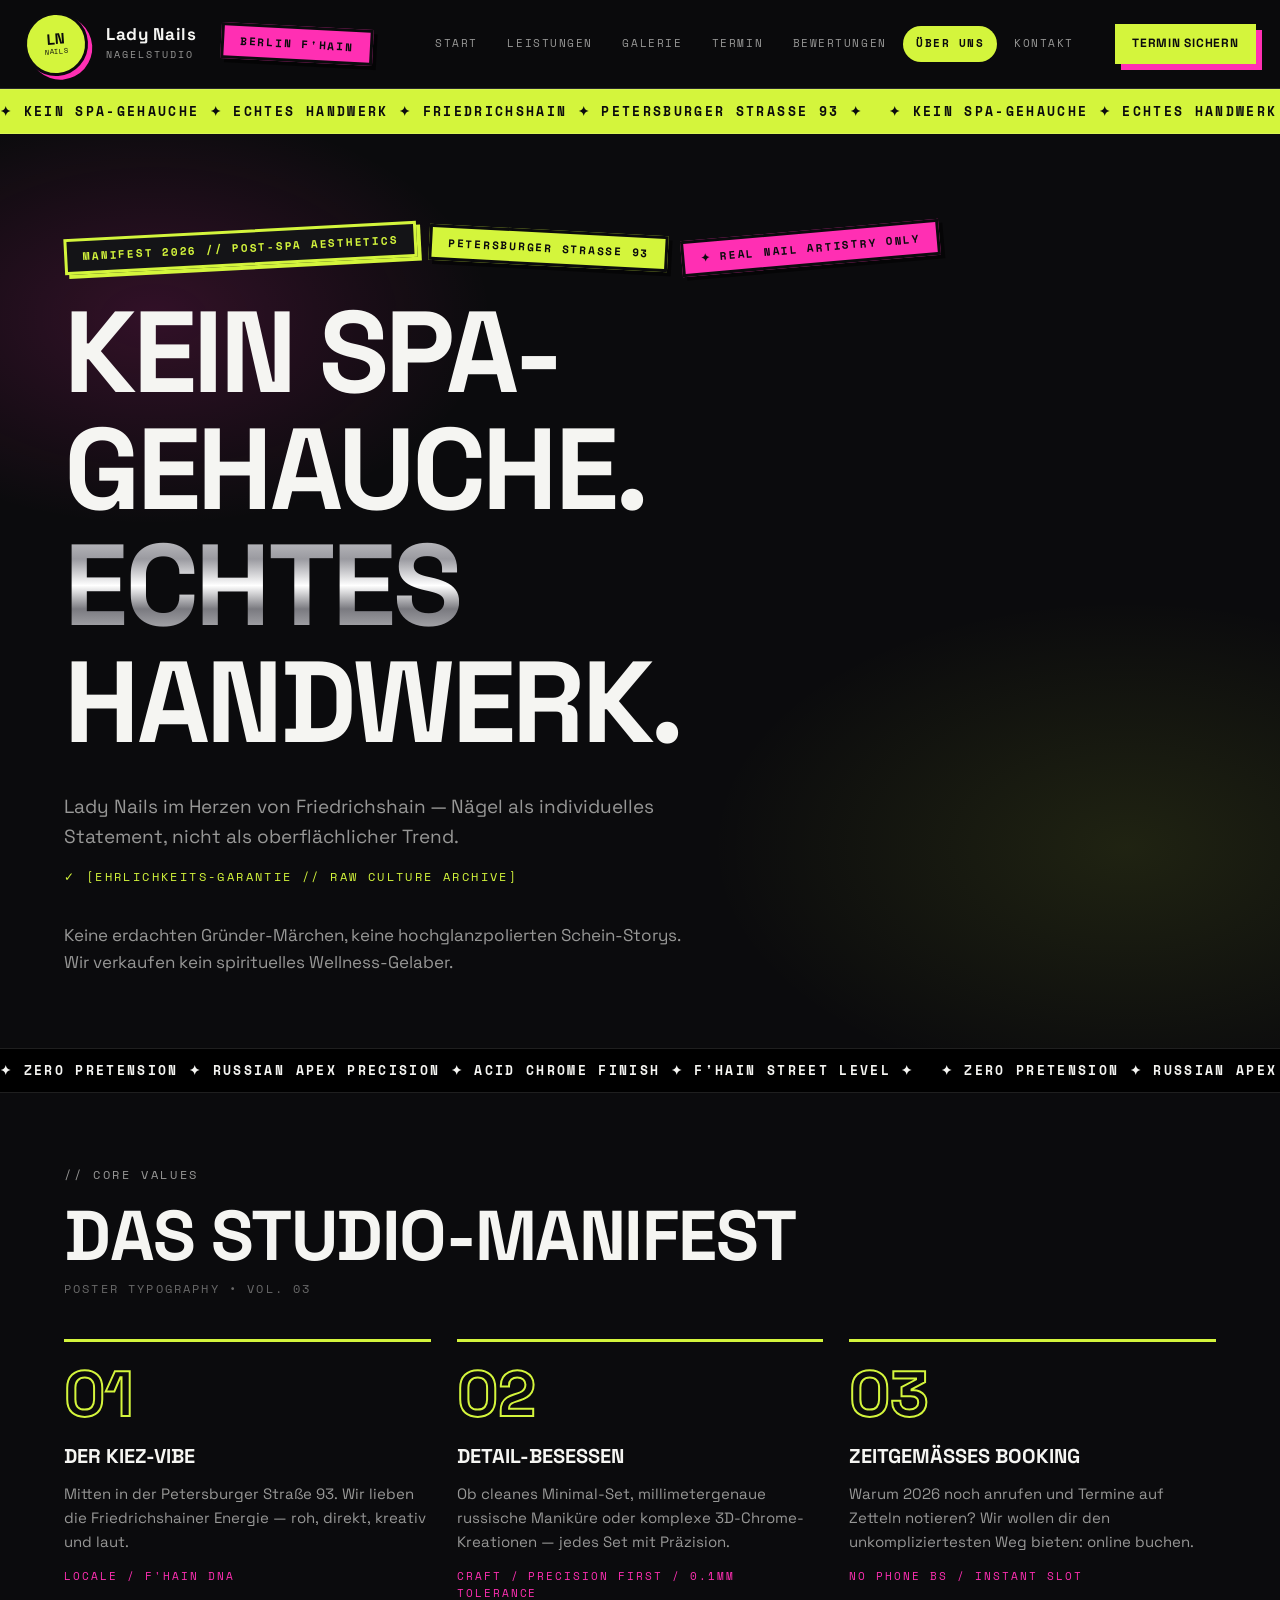
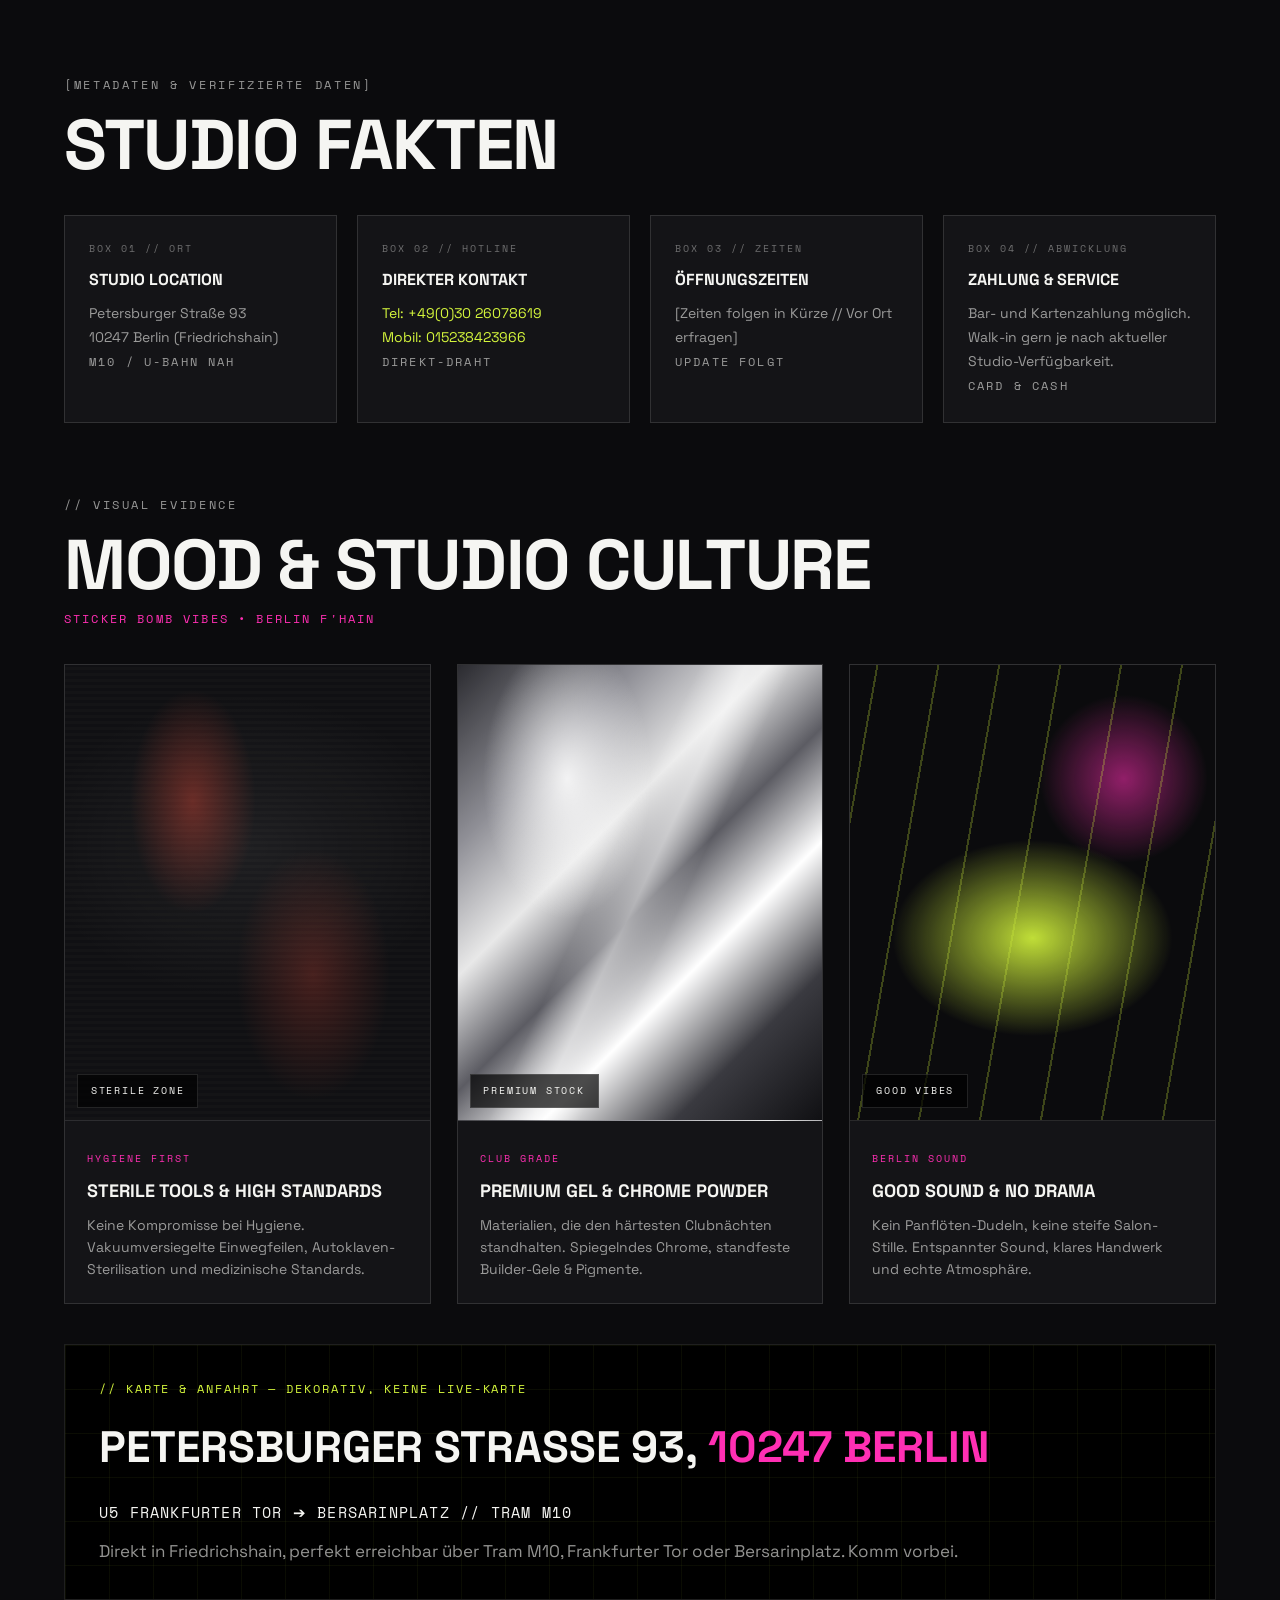
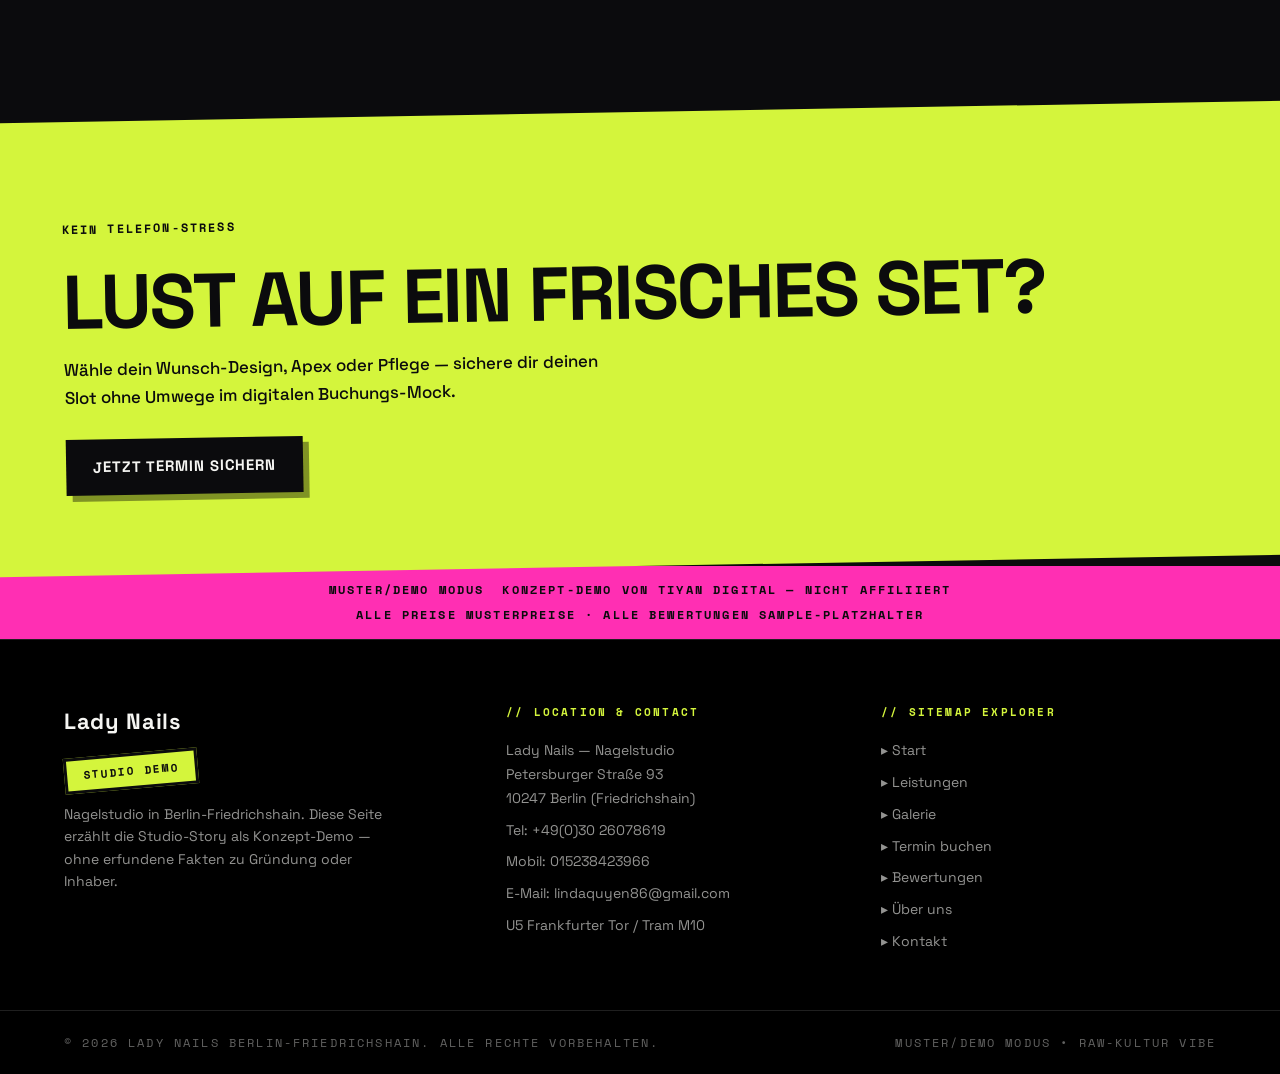
<file: ueber-uns/index.html>
<!DOCTYPE html>
<html lang="de">
<head>
<meta charset="UTF-8">
<meta name="viewport" content="width=device-width, initial-scale=1.0">
<title>Über uns — Lady Nails Berlin-Friedrichshain (Konzept-Demo)</title>
<meta name="description" content="Das Studio-Manifest von Lady Nails Berlin-Friedrichshain: kein Spa-Gehauche, echtes Handwerk. Konzept-Demo — Petersburger Straße 93.">
<link rel="preconnect" href="https://fonts.googleapis.com">
<link rel="preconnect" href="https://fonts.gstatic.com" crossorigin>
<link href="https://fonts.googleapis.com/css2?family=Space+Grotesk:wght@400;500;700;800&family=Space+Mono:wght@400;700&display=swap" rel="stylesheet">
<link rel="stylesheet" href="../assets/style.css">
</head>
<body>
<header class="site-header">
  <div class="header-in">
    <a class="logo-sticker" href="../" aria-label="Lady Nails – Startseite"><b>LN</b><small>NAILS</small></a>
    <a class="brand" href="../"><b><span data-biz>Lady Nails</span></b><small>NAGELSTUDIO</small></a>
    <span class="sticker sticker--magenta fhain-badge rot-r">BERLIN F'HAIN</span>
    <nav class="main-nav" aria-label="Hauptnavigation">
      <a href="../">Start</a>
      <a href="../leistungen/">Leistungen</a>
      <a href="../galerie/">Galerie</a>
      <a href="../termin/">Termin</a>
      <a href="../bewertungen/">Bewertungen</a>
      <a href="./" class="active" aria-current="page">Über uns</a>
      <a href="../kontakt/">Kontakt</a>
    </nav>
    <a class="btn btn--lime btn--small header-cta" href="../termin/">Termin sichern</a>
  </div>
</header>

<main>
<div class="ticker ticker--lime" aria-hidden="true"><div class="ticker-track"><span>✦ Kein Spa-Gehauche ✦ Echtes Handwerk ✦ Friedrichshain ✦ Petersburger Strasse 93 ✦&nbsp;</span><span>✦ Kein Spa-Gehauche ✦ Echtes Handwerk ✦ Friedrichshain ✦ Petersburger Strasse 93 ✦&nbsp;</span></div></div>

<section class="hero">
  <div class="wrap hero-in">
    <div class="hero-badges">
      <span class="sticker sticker--dark">MANIFEST 2026 // POST-SPA AESTHETICS</span>
      <span class="sticker sticker--lime rot-r">PETERSBURGER STRASSE 93</span>
      <span class="sticker sticker--magenta rot-l2">✦ REAL NAIL ARTISTRY ONLY</span>
    </div>
    <h1 class="h-display" aria-label="Kein Spa-Gehauche. Echtes Handwerk."><span class="rise"><span style="--d:0ms">KEIN SPA-</span></span><span class="rise"><span style="--d:120ms">GEHAUCHE.</span></span><span class="rise"><span style="--d:240ms"><span class="chrome">ECHTES</span></span></span><span class="rise"><span style="--d:360ms">HANDWERK.</span></span></h1>
    <p class="hero-sub">Lady Nails im Herzen von Friedrichshain — Nägel als individuelles Statement, nicht als oberflächlicher Trend.</p>
    <p class="hero-meta">✓ [EHRLICHKEITS-GARANTIE // RAW CULTURE ARCHIVE]</p>
    <p style="color:var(--ink60);max-width:640px">Keine erdachten Gründer-Märchen, keine hochglanzpolierten Schein-Storys. Wir verkaufen kein spirituelles Wellness-Gelaber.</p>
  </div>
</section>

<div class="ticker ticker--dark" aria-hidden="true"><div class="ticker-track"><span>✦ Zero Pretension ✦ Russian Apex Precision ✦ Acid Chrome Finish ✦ F'hain Street Level ✦&nbsp;</span><span>✦ Zero Pretension ✦ Russian Apex Precision ✦ Acid Chrome Finish ✦ F'hain Street Level ✦&nbsp;</span></div></div>

<section>
  <div class="wrap">
    <p class="kicker">// CORE VALUES</p>
    <h2 class="h2">DAS STUDIO-MANIFEST</h2>
    <p class="mono" style="color:var(--ink40);margin:10px 0 40px">POSTER TYPOGRAPHY • VOL. 03</p>
    <div class="manifest">
      <div class="m">
        <p class="big">01</p><h3>DER KIEZ-VIBE</h3>
        <p>Mitten in der Petersburger Straße 93. Wir lieben die Friedrichshainer Energie — roh, direkt, kreativ und laut.</p>
        <p class="foot">LOCALE / F'HAIN DNA</p>
      </div>
      <div class="m">
        <p class="big">02</p><h3>DETAIL-BESESSEN</h3>
        <p>Ob cleanes Minimal-Set, millimetergenaue russische Maniküre oder komplexe 3D-Chrome-Kreationen — jedes Set mit Präzision.</p>
        <p class="foot">CRAFT / PRECISION FIRST / 0.1MM TOLERANCE</p>
      </div>
      <div class="m">
        <p class="big">03</p><h3>ZEITGEMÄSSES BOOKING</h3>
        <p>Warum 2026 noch anrufen und Termine auf Zetteln notieren? Wir wollen dir den unkompliziertesten Weg bieten: online buchen.</p>
        <p class="foot">NO PHONE BS / INSTANT SLOT</p>
      </div>
    </div>
  </div>
</section>

<section style="padding-top:0">
  <div class="wrap">
    <p class="kicker">[METADATEN &amp; VERIFIZIERTE DATEN]</p>
    <h2 class="h2">STUDIO FAKTEN</h2>
    <div class="facts" style="margin-top:36px">
      <div class="fact">
        <p class="k">BOX 01 // ORT</p><h4>STUDIO LOCATION</h4>
        <p>Petersburger Straße 93<br>10247 Berlin (Friedrichshain)<br><span class="mono">M10 / U-BAHN NAH</span></p>
      </div>
      <div class="fact">
        <p class="k">BOX 02 // HOTLINE</p><h4>DIREKTER KONTAKT</h4>
        <p><a href="tel:+493026078619">Tel: +49(0)30 26078619</a><br><a href="tel:+4915238423966">Mobil: 015238423966</a><br><span class="mono">DIREKT-DRAHT</span></p>
      </div>
      <div class="fact">
        <p class="k">BOX 03 // ZEITEN</p><h4>ÖFFNUNGSZEITEN</h4>
        <p>[Zeiten folgen in Kürze // Vor Ort erfragen]<br><span class="mono">UPDATE FOLGT</span></p>
      </div>
      <div class="fact">
        <p class="k">BOX 04 // ABWICKLUNG</p><h4>ZAHLUNG &amp; SERVICE</h4>
        <p>Bar- und Kartenzahlung möglich. Walk-in gern je nach aktueller Studio-Verfügbarkeit.<br><span class="mono">CARD &amp; CASH</span></p>
      </div>
    </div>
  </div>
</section>

<section style="padding-top:0">
  <div class="wrap">
    <p class="kicker">// VISUAL EVIDENCE</p>
    <h2 class="h2">MOOD &amp; STUDIO CULTURE</h2>
    <p class="mono" style="color:var(--magenta);margin:10px 0 36px">STICKER BOMB VIBES • BERLIN F'HAIN</p>
    <div class="moods">
      <div class="mood">
        <div class="art art--matte" role="img" aria-label="Abstrakte Visualisierung: sterile dunkle Arbeitsfläche"><span class="finish">STERILE ZONE</span></div>
        <div class="mood-body"><p class="k">HYGIENE FIRST</p><h4>STERILE TOOLS &amp; HIGH STANDARDS</h4><p>Keine Kompromisse bei Hygiene. Vakuumversiegelte Einwegfeilen, Autoklaven-Sterilisation und medizinische Standards.</p></div>
      </div>
      <div class="mood">
        <div class="art art--chrome" role="img" aria-label="Abstrakte Visualisierung: Chrome-Materialien"><span class="finish">PREMIUM STOCK</span></div>
        <div class="mood-body"><p class="k">CLUB GRADE</p><h4>PREMIUM GEL &amp; CHROME POWDER</h4><p>Materialien, die den härtesten Clubnächten standhalten. Spiegelndes Chrome, standfeste Builder-Gele &amp; Pigmente.</p></div>
      </div>
      <div class="mood">
        <div class="art art--neon" role="img" aria-label="Abstrakte Visualisierung: Club-Atmosphäre"><span class="finish">GOOD VIBES</span></div>
        <div class="mood-body"><p class="k">BERLIN SOUND</p><h4>GOOD SOUND &amp; NO DRAMA</h4><p>Kein Panflöten-Dudeln, keine steife Salon-Stille. Entspannter Sound, klares Handwerk und echte Atmosphäre.</p></div>
      </div>
    </div>
    <div class="map-panel" role="note" aria-label="Anfahrts-Orientierung (dekorativ)">
      <p class="gps">// KARTE &amp; ANFAHRT — DEKORATIV, KEINE LIVE-KARTE</p>
      <p class="target">PETERSBURGER STRASSE 93, <em>10247 BERLIN</em></p>
      <p class="route">U5 FRANKFURTER TOR ➔ BERSARINPLATZ // TRAM M10</p>
      <p style="color:var(--ink60);margin-top:14px;position:relative">Direkt in Friedrichshain, perfekt erreichbar über Tram M10, Frankfurter Tor oder Bersarinplatz. Komm vorbei.</p>
    </div>
  </div>
</section>

<div class="band-lime">
  <div class="wrap">
    <p class="mono" style="font-weight:700">KEIN TELEFON-STRESS</p>
    <h2>LUST AUF EIN FRISCHES SET?</h2>
    <p>Wähle dein Wunsch-Design, Apex oder Pflege — sichere dir deinen Slot ohne Umwege im digitalen Buchungs-Mock.</p>
    <a class="btn btn--black" href="../termin/">JETZT TERMIN SICHERN</a>
  </div>
</div>
</main>

<div class="demo-bar" role="note"><div class="wrap">
  <span class="mono">MUSTER/DEMO MODUS</span>
  <span class="mono">Konzept-Demo von Tiyan Digital — nicht affiliiert</span>
  <span class="mono">Alle Preise Musterpreise · Alle Bewertungen Sample-Platzhalter</span>
</div></div>
<footer class="site-footer">
  <div class="wrap"><div class="footer-grid">
    <div class="footer-brand">
      <b><span data-biz>Lady Nails</span></b><br>
      <span class="sticker sticker--lime rot-l2">STUDIO DEMO</span>
      <p>Nagelstudio in Berlin-Friedrichshain. Diese Seite erzählt die Studio-Story als Konzept-Demo — ohne erfundene Fakten zu Gründung oder Inhaber.</p>
    </div>
    <div class="footer-col">
      <h5>// Location &amp; Contact</h5>
      <p><span data-biz>Lady Nails</span> — Nagelstudio<br>Petersburger Straße 93<br>10247 Berlin (Friedrichshain)</p>
      <a href="tel:+493026078619">Tel: +49(0)30 26078619</a>
      <a href="tel:+4915238423966">Mobil: 015238423966</a>
      <a href="mailto:lindaquyen86@gmail.com">E-Mail: lindaquyen86@gmail.com</a>
      <p>U5 Frankfurter Tor / Tram M10</p>
    </div>
    <div class="footer-col">
      <h5>// Sitemap Explorer</h5>
      <ul>
        <li><a href="../">▸ Start</a></li>
        <li><a href="../leistungen/">▸ Leistungen</a></li>
        <li><a href="../galerie/">▸ Galerie</a></li>
        <li><a href="../termin/">▸ Termin buchen</a></li>
        <li><a href="../bewertungen/">▸ Bewertungen</a></li>
        <li><a href="./">▸ Über uns</a></li>
        <li><a href="../kontakt/">▸ Kontakt</a></li>
      </ul>
    </div>
  </div></div>
  <div class="footer-bottom"><div class="wrap">
    <span class="mono">© 2026 <span data-biz>Lady Nails</span> Berlin-Friedrichshain. Alle Rechte vorbehalten.</span>
    <span class="mono">MUSTER/DEMO MODUS • RAW-KULTUR VIBE</span>
  </div></div>
</footer>
<script src="../assets/app.js"></script>
</body>
</html>
</file>
<file: assets/style.css>
/* LADY NAILS — ACID CLUB / STICKER BOMB design system (per Stitch export) */
:root{
  --bg:#0B0B0D;
  --surface:#141417;
  --lime:#D4F53C;
  --magenta:#FF2FB3;
  --ink:#F5F5F2;
  --ink60:rgba(245,245,242,.6);
  --ink40:rgba(245,245,242,.4);
  --line:rgba(255,255,255,.12);
  --ease:cubic-bezier(0.16,1,0.3,1);
  --mono:'Space Mono',ui-monospace,monospace;
  --sans:'Space Grotesk',system-ui,sans-serif;
}
/* First rule sets page background — no white flash on dark design */
html{background:var(--bg);}
*,*::before,*::after{box-sizing:border-box;margin:0;padding:0;}
body{
  background:var(--bg);color:var(--ink);
  font-family:var(--sans);font-size:17px;line-height:1.6;
  overflow-x:hidden;
  -webkit-font-smoothing:antialiased;
}
::selection{background:var(--lime);color:#0B0B0D;}
img,svg{display:block;max-width:100%;}
a{color:inherit;}
.wrap{max-width:1200px;margin:0 auto;padding:0 24px;}
section{padding:72px 0;}
.mono{font-family:var(--mono);font-size:12px;letter-spacing:.18em;text-transform:uppercase;}
.kicker{font-family:var(--mono);font-size:12px;letter-spacing:.22em;text-transform:uppercase;color:var(--ink60);margin-bottom:18px;}
.kicker--lime{color:var(--lime);}
:focus-visible{outline:3px solid var(--lime);outline-offset:3px;}

/* ---------- Display type ---------- */
.h-display{
  font-weight:800;text-transform:uppercase;line-height:.95;letter-spacing:-.03em;
  font-size:clamp(56px,9vw,128px);
}
.h2{font-weight:800;text-transform:uppercase;line-height:.95;letter-spacing:-.02em;font-size:clamp(38px,5.5vw,72px);}
.h3{font-weight:800;text-transform:uppercase;font-size:clamp(22px,3vw,32px);line-height:1.05;}
.ghost{color:transparent;-webkit-text-stroke:2px var(--ink);}
.chrome{
  background:linear-gradient(180deg,#E8E8E8 0%,#9A9AA0 32%,#FFFFFF 50%,#7A7A80 66%,#E8E8E8 100%);
  -webkit-background-clip:text;background-clip:text;color:transparent;
}
.lime-t{color:var(--lime);}
.on-lime{background:var(--lime);color:#0B0B0D;padding:0 .12em;display:inline-block;transform:rotate(-1.2deg);}

/* Masked line-rise headlines (120ms stagger) */
.rise{display:block;overflow:hidden;padding-bottom:.06em;}
.rise>span{display:block;transform:translateY(112%);animation:riseIn .8s var(--ease) forwards;animation-delay:var(--d,0ms);}
@keyframes riseIn{to{transform:translateY(0);}}

/* ---------- Stickers ---------- */
.sticker{
  display:inline-block;padding:.5rem 1rem;
  font-family:var(--mono);font-size:11px;font-weight:700;letter-spacing:.16em;text-transform:uppercase;
  border:3px solid #0B0B0D;box-shadow:4px 4px 0 rgba(0,0,0,.55);
  transform:rotate(-3deg);line-height:1.3;white-space:nowrap;
}
.sticker--lime{background:var(--lime);color:#0B0B0D;}
.sticker--magenta{background:var(--magenta);color:#0B0B0D;}
.sticker--dark{background:var(--surface);color:var(--lime);border-color:var(--lime);box-shadow:4px 4px 0 var(--lime);}
.sticker--white{background:var(--ink);color:#0B0B0D;}
.sticker--ghost{background:transparent;color:var(--ink60);border-color:var(--ink40);box-shadow:none;}
.rot-r{transform:rotate(3deg);}
.rot-l2{transform:rotate(-5deg);}

/* ---------- Buttons ---------- */
.btn{
  display:inline-block;padding:1rem 1.7rem;border:0;cursor:pointer;
  font-family:var(--sans);font-weight:800;font-size:15px;letter-spacing:.06em;text-transform:uppercase;
  text-decoration:none;transition:transform .2s var(--ease),box-shadow .2s var(--ease);
}
.btn--lime{background:var(--lime);color:#0B0B0D;box-shadow:6px 6px 0 var(--magenta);}
.btn--lime:hover{transform:translate(-2px,-2px);box-shadow:8px 8px 0 var(--magenta);}
.btn--magenta{background:var(--magenta);color:#0B0B0D;box-shadow:6px 6px 0 var(--lime);}
.btn--magenta:hover{transform:translate(-2px,-2px);box-shadow:8px 8px 0 var(--lime);}
.btn--dark{background:var(--surface);color:var(--ink);border:2px solid var(--lime);box-shadow:6px 6px 0 rgba(212,245,60,.35);}
.btn--dark:hover{border-color:var(--magenta);box-shadow:6px 6px 0 var(--magenta);}
.btn--black{background:#0B0B0D;color:var(--ink);box-shadow:6px 6px 0 rgba(0,0,0,.4);}
.btn--small{padding:.65rem 1.1rem;font-size:12px;}
.btn[disabled]{opacity:.45;cursor:not-allowed;transform:none;}

/* ---------- Header ---------- */
.site-header{
  position:sticky;top:0;z-index:100;background:rgba(11,11,13,.96);
  border-bottom:1px solid var(--line);backdrop-filter:blur(8px);
}
.header-in{display:flex;align-items:center;gap:18px;padding:12px 24px;max-width:1400px;margin:0 auto;}
.logo-sticker{
  display:flex;flex-direction:column;justify-content:center;align-items:center;
  background:var(--lime);color:#0B0B0D;border:3px solid #0B0B0D;
  box-shadow:4px 4px 0 var(--magenta);transform:rotate(-4deg);
  width:64px;height:64px;border-radius:50%;flex:0 0 auto;text-decoration:none;
}
.logo-sticker b{font-size:15px;font-weight:800;letter-spacing:.02em;line-height:1;}
.logo-sticker small{font-family:var(--mono);font-size:7px;letter-spacing:.1em;}
.brand{line-height:1.05;text-decoration:none;}
.brand b{display:block;font-weight:800;font-size:17px;letter-spacing:.04em;}
.brand small{font-family:var(--mono);font-size:10px;letter-spacing:.2em;color:var(--ink60);}
.fhain-badge{margin-left:6px;}
.main-nav{display:flex;gap:4px;margin-left:auto;overflow-x:auto;scrollbar-width:none;}
.main-nav::-webkit-scrollbar{display:none;}
.main-nav a{
  font-family:var(--mono);font-size:11px;letter-spacing:.14em;text-transform:uppercase;
  color:var(--ink60);text-decoration:none;padding:.55rem .8rem;border-radius:999px;white-space:nowrap;
}
.main-nav a:hover{color:#fff;}
.main-nav a.active{background:var(--lime);color:#0B0B0D;font-weight:700;}
.header-cta{margin-left:10px;flex:0 0 auto;}

/* ---------- Tickers ---------- */
.ticker{overflow:hidden;white-space:nowrap;border-top:1px solid var(--line);border-bottom:1px solid var(--line);}
.ticker--lime{background:var(--lime);color:#0B0B0D;}
.ticker--dark{background:#000;color:var(--ink);}
.ticker--magenta{background:var(--magenta);color:#0B0B0D;}
.ticker-track{display:inline-flex;animation:tick 26s linear infinite;will-change:transform;}
.ticker-track span{
  display:inline-block;padding:.7rem 0;font-family:var(--mono);font-size:13px;font-weight:700;
  letter-spacing:.18em;text-transform:uppercase;padding-right:1.2em;
}
.ticker--dark .ticker-track span{color:var(--ink);}
@keyframes tick{to{transform:translateX(-50%);}}

/* ---------- Hero ---------- */
.hero{position:relative;padding:96px 0 72px;overflow:hidden;}
.hero::before{
  content:"";position:absolute;inset:0;pointer-events:none;
  background:
    radial-gradient(520px 320px at 12% 20%,rgba(255,47,179,.16),transparent 65%),
    radial-gradient(640px 380px at 88% 78%,rgba(212,245,60,.10),transparent 65%);
}
.hero-in{position:relative;}
.hero-badges{display:flex;flex-wrap:wrap;gap:12px;margin-bottom:32px;}
.hero-sub{max-width:640px;color:var(--ink60);font-size:19px;margin:28px 0 14px;}
.hero-meta{font-family:var(--mono);font-size:12px;letter-spacing:.2em;color:var(--lime);margin-bottom:36px;}
.hero-ctas{display:flex;flex-wrap:wrap;gap:18px;}

/* ---------- Stat cards ---------- */
.stats{display:grid;grid-template-columns:repeat(4,1fr);gap:20px;margin-top:64px;}
.stat{border-top:3px solid var(--lime);padding:18px 4px 0;}
.stat .num{font-family:var(--mono);font-weight:700;font-size:30px;letter-spacing:.02em;}
.stat .lbl{font-family:var(--mono);font-size:11px;letter-spacing:.2em;text-transform:uppercase;color:var(--ink60);margin-top:6px;}
.stat .sub{font-size:14px;color:var(--ink60);margin-top:6px;}
.stat--magenta{border-top-color:var(--magenta);}

/* ---------- Section heads ---------- */
.sec-head{display:flex;flex-wrap:wrap;align-items:flex-end;justify-content:space-between;gap:18px;margin-bottom:44px;}
.sec-link{font-family:var(--mono);font-size:12px;letter-spacing:.16em;color:var(--lime);text-decoration:none;text-transform:uppercase;}
.sec-link:hover{text-decoration:underline;}

/* ---------- Signature / look cards ---------- */
.look-grid{display:grid;grid-template-columns:repeat(3,1fr);gap:26px;}
.look-card{
  background:var(--surface);border:1px solid var(--line);position:relative;
  padding:26px;transition:transform .2s var(--ease),box-shadow .2s var(--ease);
}
.look-card:nth-child(odd){box-shadow:6px 6px 0 var(--lime);}
.look-card:nth-child(even){box-shadow:6px 6px 0 var(--magenta);}
.look-card:hover{transform:translate(-3px,-3px) rotate(-.5deg);}
.look-card .corner{position:absolute;top:-14px;right:14px;transform:rotate(4deg);}
.look-card h3{font-size:24px;font-weight:800;text-transform:uppercase;margin:14px 0 10px;letter-spacing:.01em;}
.look-card p{color:var(--ink60);font-size:15px;}
.price-row{
  display:flex;justify-content:space-between;align-items:center;gap:10px;flex-wrap:wrap;
  border-top:2px dashed rgba(255,255,255,.25);margin-top:18px;padding-top:14px;
}
.price{font-family:var(--mono);font-weight:700;font-size:18px;color:var(--lime);}
.muster{font-family:var(--mono);font-size:10px;letter-spacing:.18em;background:var(--magenta);color:#0B0B0D;padding:.3rem .6rem;font-weight:700;}

/* ---------- Flow steps ---------- */
.flow{display:grid;grid-template-columns:repeat(3,1fr);gap:26px;}
.step{background:var(--surface);border:1px solid var(--line);padding:28px;position:relative;}
.step .n{font-family:var(--mono);font-size:44px;font-weight:700;color:var(--lime);}
.step h3{font-size:20px;font-weight:800;text-transform:uppercase;margin:10px 0;}
.step p{color:var(--ink60);font-size:15px;}
.step .tag{font-family:var(--mono);font-size:11px;letter-spacing:.18em;color:var(--magenta);margin-top:14px;text-transform:uppercase;}

/* ---------- Panels ---------- */
.panels{display:grid;grid-template-columns:1fr 1fr;gap:26px;margin-top:56px;}
.panel{background:var(--surface);border:1px solid var(--line);padding:34px;}
.panel h3{font-size:22px;font-weight:800;text-transform:uppercase;margin-bottom:12px;}
.panel p{color:var(--ink60);}
.panel .btn{margin-top:22px;}
.rating{font-family:var(--mono);color:var(--lime);font-size:20px;letter-spacing:.1em;margin:16px 0 4px;}
.check-list{list-style:none;margin-top:16px;display:grid;gap:10px;font-size:15px;}
.check-list li::before{content:"✓ ";color:var(--lime);font-weight:700;}

/* ---------- Lime CTA band ---------- */
.band-lime{background:var(--lime);color:#0B0B0D;padding:80px 0;transform:rotate(-1deg);margin:40px -2vw 0;width:104vw;margin-left:-2vw;}
.band-lime .wrap{transform:rotate(0deg);}
.band-lime h2{font-size:clamp(34px,6vw,76px);font-weight:800;text-transform:uppercase;line-height:.95;letter-spacing:-.02em;}
.band-lime p{max-width:560px;font-weight:500;margin:18px 0 28px;}
.band-dark{background:#000;border-top:1px solid var(--line);border-bottom:1px solid var(--line);padding:80px 0;}
.band-dark h2{font-size:clamp(34px,6vw,76px);font-weight:800;text-transform:uppercase;line-height:.95;}
.band-dark p{color:var(--ink60);max-width:560px;margin:18px 0 28px;}

/* ---------- Ticket cards (Leistungen) ---------- */
.filters{display:flex;flex-wrap:wrap;gap:10px;align-items:center;margin-bottom:12px;}
.chip{
  font-family:var(--mono);font-size:11px;letter-spacing:.14em;text-transform:uppercase;
  background:transparent;color:var(--ink60);border:2px solid var(--line);
  padding:.6rem 1.1rem;cursor:pointer;transition:all .2s var(--ease);
}
.chip:hover{color:#fff;border-color:var(--ink);}
.chip[aria-pressed="true"]{background:var(--lime);color:#0B0B0D;border-color:var(--lime);font-weight:700;}
.filter-count{font-family:var(--mono);font-size:11px;letter-spacing:.16em;color:var(--ink60);margin-bottom:28px;text-transform:uppercase;}
.ticket-grid{display:grid;grid-template-columns:repeat(2,1fr);gap:30px;}
.ticket{background:var(--surface);border:1px solid var(--line);position:relative;box-shadow:6px 6px 0 var(--lime);}
.ticket:nth-child(even){box-shadow:6px 6px 0 var(--magenta);}
.ticket__top{padding:26px 26px 18px;}
.ticket__cat{display:inline-block;font-family:var(--mono);font-size:10px;letter-spacing:.2em;color:#0B0B0D;background:var(--lime);padding:.35rem .7rem;font-weight:700;margin-bottom:14px;text-transform:uppercase;}
.ticket:nth-child(even) .ticket__cat{background:var(--magenta);}
.ticket__top h3{font-size:22px;font-weight:800;text-transform:uppercase;line-height:1.1;}
.ticket__top p{color:var(--ink60);font-size:15px;margin-top:10px;}
.ticket__meta{display:flex;gap:22px;margin-top:16px;font-family:var(--mono);font-size:12px;letter-spacing:.12em;color:var(--ink60);}
.ticket__perf{position:relative;border-top:2px dashed rgba(255,255,255,.28);margin:0 26px;}
.ticket__perf::before,.ticket__perf::after{
  content:"";position:absolute;top:-13px;width:24px;height:24px;border-radius:50%;
  background:var(--bg);border:1px solid var(--line);
}
.ticket__perf::before{left:-39px;}
.ticket__perf::after{right:-39px;}
.ticket__stub{padding:18px 26px 26px;display:flex;align-items:center;justify-content:space-between;gap:14px;flex-wrap:wrap;}
.ticket__price{font-family:var(--mono);font-weight:700;font-size:24px;color:var(--lime);}
.ticket__code{font-family:var(--mono);font-size:10px;letter-spacing:.16em;color:var(--ink40);margin-top:6px;}
.barcode{height:38px;width:150px;background:repeating-linear-gradient(90deg,var(--ink) 0 2px,transparent 2px 5px,var(--ink) 5px 6px,transparent 6px 10px,var(--ink) 10px 13px,transparent 13px 15px);}
.ticket .btn{flex:0 0 auto;}

/* ---------- Add-ons ---------- */
.addons{display:grid;grid-template-columns:repeat(3,1fr);gap:20px;margin-top:20px;}
.addon{border:1px solid var(--line);background:var(--surface);padding:22px;}
.addon h4{font-size:16px;font-weight:800;text-transform:uppercase;}
.addon p{color:var(--ink60);font-size:14px;margin:8px 0 12px;}
.addon .price{font-size:16px;}

/* ---------- Atelier ---------- */
.atelier-grid{display:grid;grid-template-columns:1fr 1fr;gap:26px;margin-top:32px;}
.atelier-card{position:relative;min-height:280px;border:1px solid var(--line);overflow:hidden;display:flex;align-items:flex-end;}
.atelier-card .lbl{position:relative;z-index:2;margin:18px;font-family:var(--mono);font-size:11px;letter-spacing:.2em;background:rgba(0,0,0,.65);padding:.6rem 1rem;border:1px solid var(--line);}

/* ---------- Abstract nail-art visuals (CSS/SVG only, no photos) ---------- */
.art{aspect-ratio:4/5;width:100%;position:relative;overflow:hidden;border-bottom:1px solid var(--line);}
.art .finish{position:absolute;left:12px;bottom:12px;z-index:2;font-family:var(--mono);font-size:10px;letter-spacing:.18em;background:rgba(0,0,0,.7);padding:.5rem .8rem;border:1px solid var(--line);}
.art--chrome{background:
  radial-gradient(120px 200px at 30% 25%,rgba(255,255,255,.85),transparent 70%),
  linear-gradient(135deg,#2b2b30 0%,#8f8f96 22%,#e8e8e8 38%,#5c5c63 52%,#ffffff 66%,#3a3a40 82%,#101013 100%);}
.art--chrome::after{content:"";position:absolute;inset:0;background:linear-gradient(115deg,transparent 42%,rgba(255,255,255,.5) 50%,transparent 58%);}
.art--neon{background:
  radial-gradient(200px 140px at 50% 60%,rgba(212,245,60,.9),transparent 70%),
  radial-gradient(120px 120px at 75% 25%,rgba(255,47,179,.55),transparent 70%),
  #0B0B0D;}
.art--neon::after{content:"";position:absolute;inset:0;background:
  repeating-linear-gradient(100deg,transparent 0 26px,rgba(212,245,60,.25) 26px 28px,transparent 28px 60px);}
.art--matte{background:
  radial-gradient(300px 220px at 50% 40%,rgba(255,255,255,.06),transparent 70%),
  repeating-linear-gradient(0deg,#141416 0 3px,#101013 3px 6px);}
.art--matte::after{content:"";position:absolute;inset:0;background:
  radial-gradient(90px 160px at 35% 30%,rgba(255,80,60,.35),transparent 70%),
  radial-gradient(110px 180px at 68% 68%,rgba(255,80,60,.22),transparent 70%);}
.art--glitch{background:
  linear-gradient(180deg,#1a0a14 0%,#0B0B0D 40%,#2b0a1e 100%);}
.art--glitch::before{content:"";position:absolute;inset:0;background:
  repeating-linear-gradient(0deg,transparent 0 14px,rgba(255,47,179,.35) 14px 16px,transparent 16px 44px),
  repeating-linear-gradient(90deg,transparent 0 60px,rgba(0,255,255,.18) 60px 64px,transparent 64px 120px);}
.art--glitch::after{content:"";position:absolute;inset:0;background:
  linear-gradient(100deg,transparent 30%,rgba(255,47,179,.6) 46%,rgba(255,255,255,.5) 50%,rgba(255,47,179,.6) 54%,transparent 70%);}
.art--aura{background:
  radial-gradient(220px 220px at 50% 45%,rgba(190,120,255,.75),rgba(120,40,180,.35) 55%,transparent 75%),
  radial-gradient(140px 140px at 70% 70%,rgba(255,47,179,.4),transparent 70%),
  #0d0b12;}
.art--metal{background:
  radial-gradient(140px 140px at 30% 20%,rgba(255,255,255,.35),transparent 70%),
  linear-gradient(150deg,#3c3c42 0%,#1a1a1e 50%,#4a4a52 100%);}
.art--metal::after{content:"";position:absolute;inset:0;background-image:
  radial-gradient(circle at 22% 30%,#d9d9de 0 7px,#55555c 8px,transparent 9px),
  radial-gradient(circle at 62% 22%,#d9d9de 0 6px,#55555c 7px,transparent 8px),
  radial-gradient(circle at 78% 55%,#d9d9de 0 8px,#55555c 9px,transparent 10px),
  radial-gradient(circle at 38% 66%,#d9d9de 0 6px,#55555c 7px,transparent 8px),
  radial-gradient(circle at 55% 82%,#d9d9de 0 7px,#55555c 8px,transparent 9px);}

/* ---------- Lookbook cards (Galerie) ---------- */
.lookbook-grid{display:grid;grid-template-columns:repeat(3,1fr);gap:28px;}
.lookbook-card{background:var(--surface);border:1px solid var(--line);position:relative;transition:transform .25s var(--ease);}
.lookbook-card:nth-child(3n+1){box-shadow:5px 5px 0 var(--lime);}
.lookbook-card:nth-child(3n+2){box-shadow:5px 5px 0 var(--magenta);}
.lookbook-card:nth-child(3n){box-shadow:5px 5px 0 rgba(255,255,255,.25);}
.lookbook-card:hover{transform:rotate(-1.5deg) translateY(-6px);}
.lookbook-card .sample{position:absolute;top:-13px;left:14px;transform:rotate(-4deg);z-index:3;}
.lookbook-body{padding:20px 20px 24px;}
.lookbook-body .spec{font-family:var(--mono);font-size:10px;letter-spacing:.2em;color:var(--lime);text-transform:uppercase;}
.lookbook-body h3{font-size:22px;font-weight:800;text-transform:uppercase;margin:10px 0 8px;}
.lookbook-body p{color:var(--ink60);font-size:15px;}
.tags{display:flex;flex-wrap:wrap;gap:8px;margin:14px 0;}
.tags span{font-family:var(--mono);font-size:10px;letter-spacing:.1em;border:1px solid var(--line);padding:.3rem .6rem;color:var(--ink60);}
.lookbook-foot{display:flex;justify-content:space-between;align-items:center;gap:10px;border-top:2px dashed rgba(255,255,255,.25);margin-top:16px;padding-top:14px;}
.lookbook-foot .dur{font-family:var(--mono);font-size:11px;letter-spacing:.14em;color:var(--ink60);}
.lookbook-foot a{font-family:var(--mono);font-size:11px;letter-spacing:.14em;color:#0B0B0D;background:var(--lime);padding:.55rem .9rem;font-weight:700;text-decoration:none;text-transform:uppercase;}
.lookbook-foot a:hover{background:var(--magenta);}
.registry{display:grid;grid-template-columns:repeat(3,1fr);gap:0;border:1px solid var(--line);background:var(--surface);margin-top:32px;}
.registry div{padding:18px 22px;border-right:1px solid var(--line);}
.registry div:last-child{border-right:0;}
.registry .k{font-family:var(--mono);font-size:10px;letter-spacing:.2em;color:var(--ink40);text-transform:uppercase;}
.registry .v{font-family:var(--mono);font-weight:700;font-size:16px;margin-top:6px;}
.registry .v--lime{color:var(--lime);}

/* ---------- Workshop / checklist ---------- */
.workshop{display:grid;grid-template-columns:1fr 1fr;gap:0;margin-top:56px;border:1px solid var(--line);}
.workshop .lime-side{background:var(--lime);color:#0B0B0D;padding:40px;}
.workshop .lime-side h3{font-size:26px;font-weight:800;text-transform:uppercase;margin:14px 0 12px;}
.workshop .lime-side p{font-weight:500;}
.workshop .dark-side{background:#000;padding:40px;border-left:1px solid var(--magenta);}
.workshop .dark-side h4{font-family:var(--mono);font-size:12px;letter-spacing:.2em;color:var(--magenta);margin-bottom:16px;text-transform:uppercase;}

/* ---------- Booking mock (Termin) ---------- */
.audit{background:var(--lime);color:#0B0B0D;padding:22px 0;}
.audit .wrap{display:flex;flex-wrap:wrap;gap:8px 22px;align-items:center;}
.audit b{font-weight:800;text-transform:uppercase;letter-spacing:.04em;}
.audit .mono{letter-spacing:.14em;}
.phases{display:grid;grid-template-columns:repeat(3,1fr);gap:18px;margin:44px 0;}
.phase{border:1px solid var(--line);background:var(--surface);padding:20px;}
.phase .pn{font-family:var(--mono);font-size:12px;letter-spacing:.2em;color:var(--ink60);}
.phase h3{font-size:17px;font-weight:800;text-transform:uppercase;margin-top:8px;}
.phase--active{border-color:var(--lime);box-shadow:4px 4px 0 var(--lime);}
.phase--active .pn{color:var(--lime);}
.step-block{margin:56px 0;}
.svc-grid{display:grid;grid-template-columns:repeat(2,1fr);gap:18px;margin-top:24px;}
.svc{
  text-align:left;background:var(--surface);border:2px solid var(--line);color:var(--ink);
  padding:22px;cursor:pointer;font-family:var(--sans);transition:border-color .2s var(--ease),box-shadow .2s var(--ease);
}
.svc:hover{border-color:var(--ink);}
.svc[aria-pressed="true"]{border-color:var(--lime);box-shadow:5px 5px 0 var(--lime);}
.svc .check{float:right;font-weight:800;color:var(--lime);font-size:20px;visibility:hidden;}
.svc[aria-pressed="true"] .check{visibility:visible;}
.svc h4{font-size:18px;font-weight:800;text-transform:uppercase;}
.svc .sub{font-family:var(--mono);font-size:11px;letter-spacing:.16em;color:var(--magenta);margin:6px 0;text-transform:uppercase;}
.svc p{color:var(--ink60);font-size:14px;}
.svc .meta{display:flex;justify-content:space-between;margin-top:14px;font-family:var(--mono);font-size:13px;}
.svc .meta .p{color:var(--lime);font-weight:700;}
.day-row{display:flex;gap:10px;flex-wrap:wrap;margin-top:24px;}
.day{
  font-family:var(--mono);font-size:12px;letter-spacing:.08em;background:var(--surface);color:var(--ink);
  border:2px solid var(--line);padding:.9rem 1.1rem;cursor:pointer;text-transform:uppercase;
}
.day b{display:block;font-size:16px;}
.day[aria-pressed="true"]{background:var(--lime);color:#0B0B0D;border-color:var(--lime);font-weight:700;}
.slot-row{display:flex;gap:10px;flex-wrap:wrap;margin-top:16px;}
.slot{
  font-family:var(--mono);font-size:13px;letter-spacing:.06em;background:var(--surface);color:var(--ink);
  border:2px solid var(--line);padding:.85rem 1.2rem;cursor:pointer;
}
.slot small{display:block;font-size:9px;letter-spacing:.2em;color:var(--ink60);margin-top:4px;}
.slot[aria-pressed="true"]{background:var(--magenta);color:#0B0B0D;border-color:var(--magenta);font-weight:700;}
.slot[aria-pressed="true"] small{color:#0B0B0D;}
.slot[disabled]{opacity:.35;cursor:not-allowed;text-decoration:line-through;}
.book-layout{display:grid;grid-template-columns:1fr 360px;gap:34px;align-items:start;}

/* Boarding pass */
.boarding{background:var(--surface);border:1px solid var(--line);position:sticky;top:96px;}
.boarding__head{background:var(--lime);color:#0B0B0D;padding:16px 22px;display:flex;justify-content:space-between;align-items:center;}
.boarding__head b{font-weight:800;text-transform:uppercase;letter-spacing:.06em;}
.boarding__head .mono{font-size:10px;}
.boarding__body{padding:24px 22px;}
.bp-row{margin-bottom:18px;}
.bp-row .k{font-family:var(--mono);font-size:10px;letter-spacing:.2em;color:var(--ink40);text-transform:uppercase;}
.bp-row .v{font-size:17px;font-weight:700;text-transform:uppercase;margin-top:4px;}
.bp-row .v--lime{color:var(--lime);}
.bp-perf{border-top:2px dashed rgba(255,255,255,.28);margin:18px 0;position:relative;}
.bp-total{display:flex;justify-content:space-between;align-items:center;}
.bp-total .t{font-family:var(--mono);font-size:28px;font-weight:700;color:var(--lime);}
.boarding__foot{padding:0 22px 24px;}
.demo-note{font-family:var(--mono);font-size:10px;letter-spacing:.14em;color:var(--ink60);text-transform:uppercase;margin-top:14px;line-height:1.8;}

/* Forms */
.field{margin-bottom:20px;}
.field label{display:block;font-family:var(--mono);font-size:11px;letter-spacing:.18em;text-transform:uppercase;color:var(--ink60);margin-bottom:8px;}
.field input,.field textarea,.field select{
  width:100%;background:#000;border:2px solid var(--line);color:var(--ink);
  font-family:var(--sans);font-size:16px;padding:.9rem 1rem;
}
.field input:focus,.field textarea:focus,.field select:focus{border-color:var(--lime);outline:none;}
.field textarea{min-height:130px;resize:vertical;}
.checkline{display:flex;gap:12px;align-items:flex-start;margin:22px 0;font-size:14px;color:var(--ink60);}
.checkline input{width:22px;height:22px;accent-color:var(--lime);flex:0 0 auto;margin-top:3px;cursor:pointer;}
.radio-row{display:flex;gap:12px;flex-wrap:wrap;}
.radio-pill{display:flex;align-items:center;gap:8px;border:2px solid var(--line);padding:.7rem 1.1rem;font-family:var(--mono);font-size:11px;letter-spacing:.14em;cursor:pointer;text-transform:uppercase;}
.radio-pill input{accent-color:var(--lime);width:18px;height:18px;cursor:pointer;}
.radio-pill:has(input:checked){border-color:var(--lime);color:var(--lime);}
.star-row{display:flex;gap:8px;}
.star{
  font-family:var(--mono);font-size:13px;background:var(--surface);color:var(--ink60);
  border:2px solid var(--line);padding:.8rem 1rem;cursor:pointer;
}
.star .s{color:var(--lime);font-size:16px;}
.star[aria-pressed="true"]{border-color:var(--lime);color:var(--ink);box-shadow:4px 4px 0 var(--lime);}
.form-shell{background:var(--surface);border:1px solid var(--line);padding:36px;}
.form-result{
  display:none;margin-top:20px;border:2px dashed var(--lime);padding:20px;
  font-family:var(--mono);font-size:12px;letter-spacing:.1em;line-height:1.9;text-transform:uppercase;
}
.form-result.show{display:block;}

/* FAQ accordion */
.faq{border-top:1px solid var(--line);margin-top:24px;}
.faq-item{border-bottom:1px solid var(--line);}
.faq-q{
  width:100%;display:flex;justify-content:space-between;align-items:center;gap:16px;
  background:transparent;border:0;color:var(--ink);cursor:pointer;text-align:left;
  font-family:var(--sans);padding:22px 4px;
}
.faq-q .no{font-family:var(--mono);font-size:11px;letter-spacing:.18em;color:var(--lime);margin-right:14px;}
.faq-q .qt{font-weight:800;font-size:17px;text-transform:uppercase;flex:1;}
.faq-q .pm{font-size:26px;color:var(--magenta);font-weight:700;line-height:1;}
.faq-a{max-height:0;overflow:hidden;transition:max-height .35s var(--ease);}
.faq-a p{color:var(--ink60);padding:0 4px 24px;max-width:720px;}
.faq-item.open .faq-q .pm{transform:rotate(45deg);}

/* ---------- Reviews (Litfaßsäule) ---------- */
.wall{display:grid;grid-template-columns:repeat(3,1fr);gap:34px;margin-top:40px;}
.review{padding:28px;position:relative;transition:transform .25s var(--ease);}
.review:hover{transform:rotate(0deg) scale(1.02) !important;}
.review:nth-child(1){background:var(--lime);color:#0B0B0D;transform:rotate(-2deg);}
.review:nth-child(2){background:var(--magenta);color:#0B0B0D;transform:rotate(1.6deg);}
.review:nth-child(3){background:#1a1a1e;color:var(--ink);border:1px solid var(--line);transform:rotate(-1.2deg);}
.review:nth-child(4){background:var(--ink);color:#0B0B0D;transform:rotate(2deg);}
.review:nth-child(5){background:var(--lime);color:#0B0B0D;transform:rotate(-1.6deg);}
.review .tape{position:absolute;top:-12px;left:50%;transform:translateX(-50%) rotate(-3deg);width:110px;height:26px;background:rgba(245,245,242,.35);border:1px dashed rgba(0,0,0,.25);}
.review .tag{font-family:var(--mono);font-size:10px;letter-spacing:.2em;font-weight:700;text-transform:uppercase;opacity:.75;}
.review .stars{font-size:20px;letter-spacing:.15em;margin:12px 0;}
.review blockquote{font-size:16px;font-weight:500;line-height:1.55;}
.review .who{font-family:var(--mono);font-size:11px;letter-spacing:.12em;margin-top:16px;text-transform:uppercase;opacity:.8;}
.review .badge-line{font-family:var(--mono);font-size:10px;letter-spacing:.18em;margin-top:10px;font-weight:700;text-transform:uppercase;}
.wall-note{font-family:var(--mono);font-size:11px;letter-spacing:.16em;color:var(--ink60);text-transform:uppercase;margin-top:28px;}

/* ---------- Manifest / facts / mood ---------- */
.manifest{display:grid;grid-template-columns:repeat(3,1fr);gap:26px;}
.manifest .m{border-top:3px solid var(--lime);padding-top:20px;}
.manifest .m .big{font-size:64px;font-weight:800;color:transparent;-webkit-text-stroke:2px var(--lime);line-height:1;}
.manifest .m h3{font-size:20px;font-weight:800;text-transform:uppercase;margin:14px 0 10px;}
.manifest .m p{color:var(--ink60);font-size:15px;}
.manifest .m .foot{font-family:var(--mono);font-size:11px;letter-spacing:.18em;color:var(--magenta);margin-top:14px;text-transform:uppercase;}
.facts{display:grid;grid-template-columns:repeat(4,1fr);gap:20px;}
.fact{background:var(--surface);border:1px solid var(--line);padding:24px;}
.fact .k{font-family:var(--mono);font-size:10px;letter-spacing:.2em;color:var(--ink40);text-transform:uppercase;}
.fact h4{font-size:16px;font-weight:800;text-transform:uppercase;margin:10px 0;}
.fact p{font-size:14px;color:var(--ink60);line-height:1.7;}
.fact a{color:var(--lime);text-decoration:none;}
.fact a:hover{text-decoration:underline;}
.moods{display:grid;grid-template-columns:repeat(3,1fr);gap:26px;}
.mood{background:var(--surface);border:1px solid var(--line);}
.mood .art{border-bottom:1px solid var(--line);}
.mood .mood-body{padding:22px;}
.mood h4{font-size:18px;font-weight:800;text-transform:uppercase;}
.mood .k{font-family:var(--mono);font-size:10px;letter-spacing:.2em;color:var(--magenta);text-transform:uppercase;margin-bottom:10px;}
.mood p{color:var(--ink60);font-size:14px;margin-top:8px;}

/* ---------- Kontakt ---------- */
.poster{
  border:4px solid var(--lime);padding:48px 40px;position:relative;margin-top:36px;
  box-shadow:10px 10px 0 var(--magenta);background:#000;
}
.poster .giant{font-size:clamp(40px,7vw,96px);font-weight:800;text-transform:uppercase;line-height:1;letter-spacing:-.02em;}
.poster .addr{font-family:var(--mono);font-size:clamp(15px,2.4vw,24px);letter-spacing:.1em;margin-top:20px;color:var(--lime);text-transform:uppercase;}
.phone-cards{display:grid;grid-template-columns:1fr 1fr;gap:26px;margin-top:40px;}
.phone-card{
  display:block;background:var(--surface);border:1px solid var(--line);padding:30px;text-decoration:none;
  transition:transform .2s var(--ease),box-shadow .2s var(--ease);
}
.phone-card:hover{transform:translate(-3px,-3px);box-shadow:6px 6px 0 var(--lime);}
.phone-card .num{font-family:var(--mono);font-size:clamp(20px,3vw,30px);font-weight:700;color:var(--lime);margin:10px 0;}
.phone-card p{color:var(--ink60);font-size:15px;}
.transit{display:grid;grid-template-columns:1fr 1fr;gap:26px;margin-top:40px;}
.transit-card{background:var(--surface);border:1px solid var(--line);padding:30px;}
.transit-card .line-badge{display:inline-block;font-family:var(--mono);font-weight:700;font-size:13px;letter-spacing:.1em;padding:.5rem 1rem;margin-bottom:16px;}
.transit-card .line-badge--u5{background:#8B5E2E;color:#fff;}
.transit-card .line-badge--m10{background:var(--magenta);color:#0B0B0D;}
.transit-card h4{font-size:19px;font-weight:800;text-transform:uppercase;}
.transit-card p{color:var(--ink60);font-size:15px;margin-top:10px;}
.map-panel{border:1px solid var(--line);background:#000;padding:34px;margin-top:40px;position:relative;overflow:hidden;}
.map-panel::before{content:"";position:absolute;inset:0;background:
  linear-gradient(rgba(212,245,60,.05) 1px,transparent 1px),
  linear-gradient(90deg,rgba(212,245,60,.05) 1px,transparent 1px);
  background-size:44px 44px;pointer-events:none;}
.map-panel .gps{font-family:var(--mono);font-size:12px;letter-spacing:.16em;color:var(--lime);position:relative;}
.map-panel .route{font-family:var(--mono);font-size:15px;letter-spacing:.08em;margin-top:18px;position:relative;text-transform:uppercase;}
.map-panel .target{font-weight:800;font-size:clamp(26px,4vw,44px);text-transform:uppercase;margin-top:14px;position:relative;}
.map-panel .target em{font-style:normal;color:var(--magenta);}
.hours-panel{background:var(--surface);border:1px solid var(--line);padding:30px;margin-top:40px;}
.hours-panel .big{font-size:22px;font-weight:800;text-transform:uppercase;margin-top:12px;}

/* ---------- Footer ---------- */
.demo-bar{background:var(--magenta);color:#0B0B0D;padding:14px 0;}
.demo-bar .wrap{display:flex;flex-wrap:wrap;gap:6px 18px;align-items:center;justify-content:center;text-align:center;}
.demo-bar .mono{font-weight:700;}
.site-footer{border-top:1px solid var(--line);background:#000;padding:64px 0 0;margin-top:0;}
.footer-grid{display:grid;grid-template-columns:1.2fr 1fr 1fr;gap:40px;padding-bottom:48px;}
.footer-brand b{font-size:22px;font-weight:800;letter-spacing:.03em;}
.footer-brand .sticker{margin:14px 0;}
.footer-brand p{color:var(--ink60);font-size:14px;max-width:340px;}
.footer-col h5{font-family:var(--mono);font-size:11px;letter-spacing:.2em;color:var(--lime);text-transform:uppercase;margin-bottom:18px;}
.footer-col p,.footer-col a{color:var(--ink60);font-size:14px;text-decoration:none;display:block;margin-bottom:8px;line-height:1.7;}
.footer-col a:hover{color:var(--lime);}
.footer-col ul{list-style:none;}
.footer-bottom{border-top:1px solid var(--line);padding:22px 0;}
.footer-bottom .wrap{display:flex;flex-wrap:wrap;gap:8px 24px;justify-content:space-between;}
.footer-bottom .mono{color:var(--ink40);}

/* ---------- Responsive ---------- */
@media (max-width:1024px){
  .stats{grid-template-columns:repeat(2,1fr);}
  .facts{grid-template-columns:repeat(2,1fr);}
  .book-layout{grid-template-columns:1fr;}
  .boarding{position:static;}
}
@media (max-width:900px){
  section{padding:56px 0;}
  .look-grid,.lookbook-grid{grid-template-columns:repeat(2,1fr);}
  .flow,.manifest,.moods{grid-template-columns:1fr;}
  .ticket-grid{grid-template-columns:1fr;}
  .panels,.atelier-grid,.workshop,.phone-cards,.transit{grid-template-columns:1fr;}
  .workshop .dark-side{border-left:0;border-top:1px solid var(--magenta);}
  .addons{grid-template-columns:1fr;}
  .svc-grid{grid-template-columns:1fr;}
  .wall{grid-template-columns:1fr 1fr;}
  .registry{grid-template-columns:1fr;}
  .registry div{border-right:0;border-bottom:1px solid var(--line);}
  .registry div:last-child{border-bottom:0;}
  .footer-grid{grid-template-columns:1fr 1fr;}
  .header-cta .btn{padding:.7rem 1rem;font-size:12px;}
}
@media (max-width:600px){
  body{font-size:16px;}
  .h-display{font-size:clamp(38px,11.5vw,64px);}
  .h2{font-size:clamp(30px,9vw,44px);}
  .hero{padding:64px 0 52px;}
  .look-grid,.lookbook-grid,.wall{grid-template-columns:1fr;}
  .facts{grid-template-columns:1fr;}
  .stats{grid-template-columns:1fr 1fr;gap:16px;}
  .phases{grid-template-columns:1fr;}
  .footer-grid{grid-template-columns:1fr;}
  .poster{padding:32px 22px;}
  .band-lime{width:108vw;margin-left:-4vw;}
  .form-shell{padding:24px;}
  .header-in{gap:10px;padding:10px 14px;}
  .brand b{font-size:14px;}
  .fhain-badge{display:none;}
}

/* ---------- Reduced motion ---------- */
@media (prefers-reduced-motion:reduce){
  *,*::before,*::after{animation:none !important;transition:none !important;}
  .rise>span{transform:none;}
  .ticker-track{animation:none;}
}
</file>
